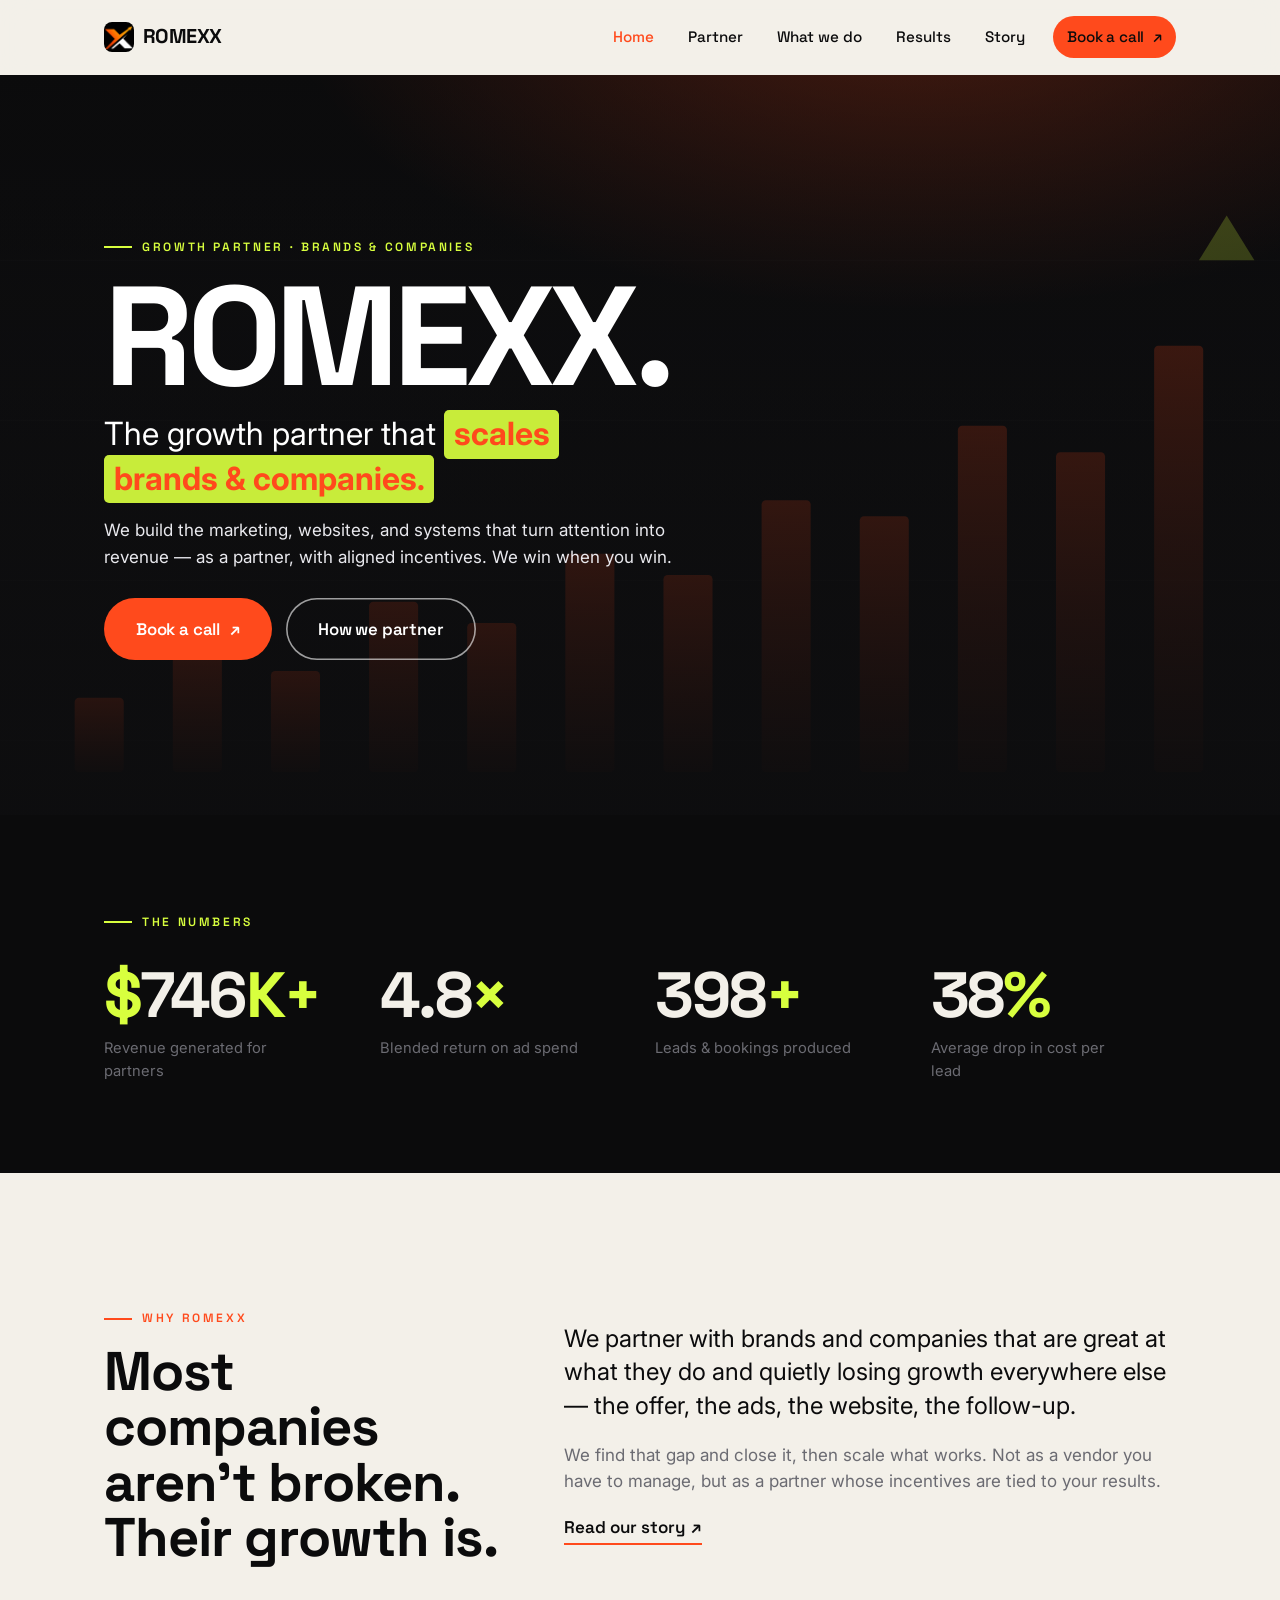
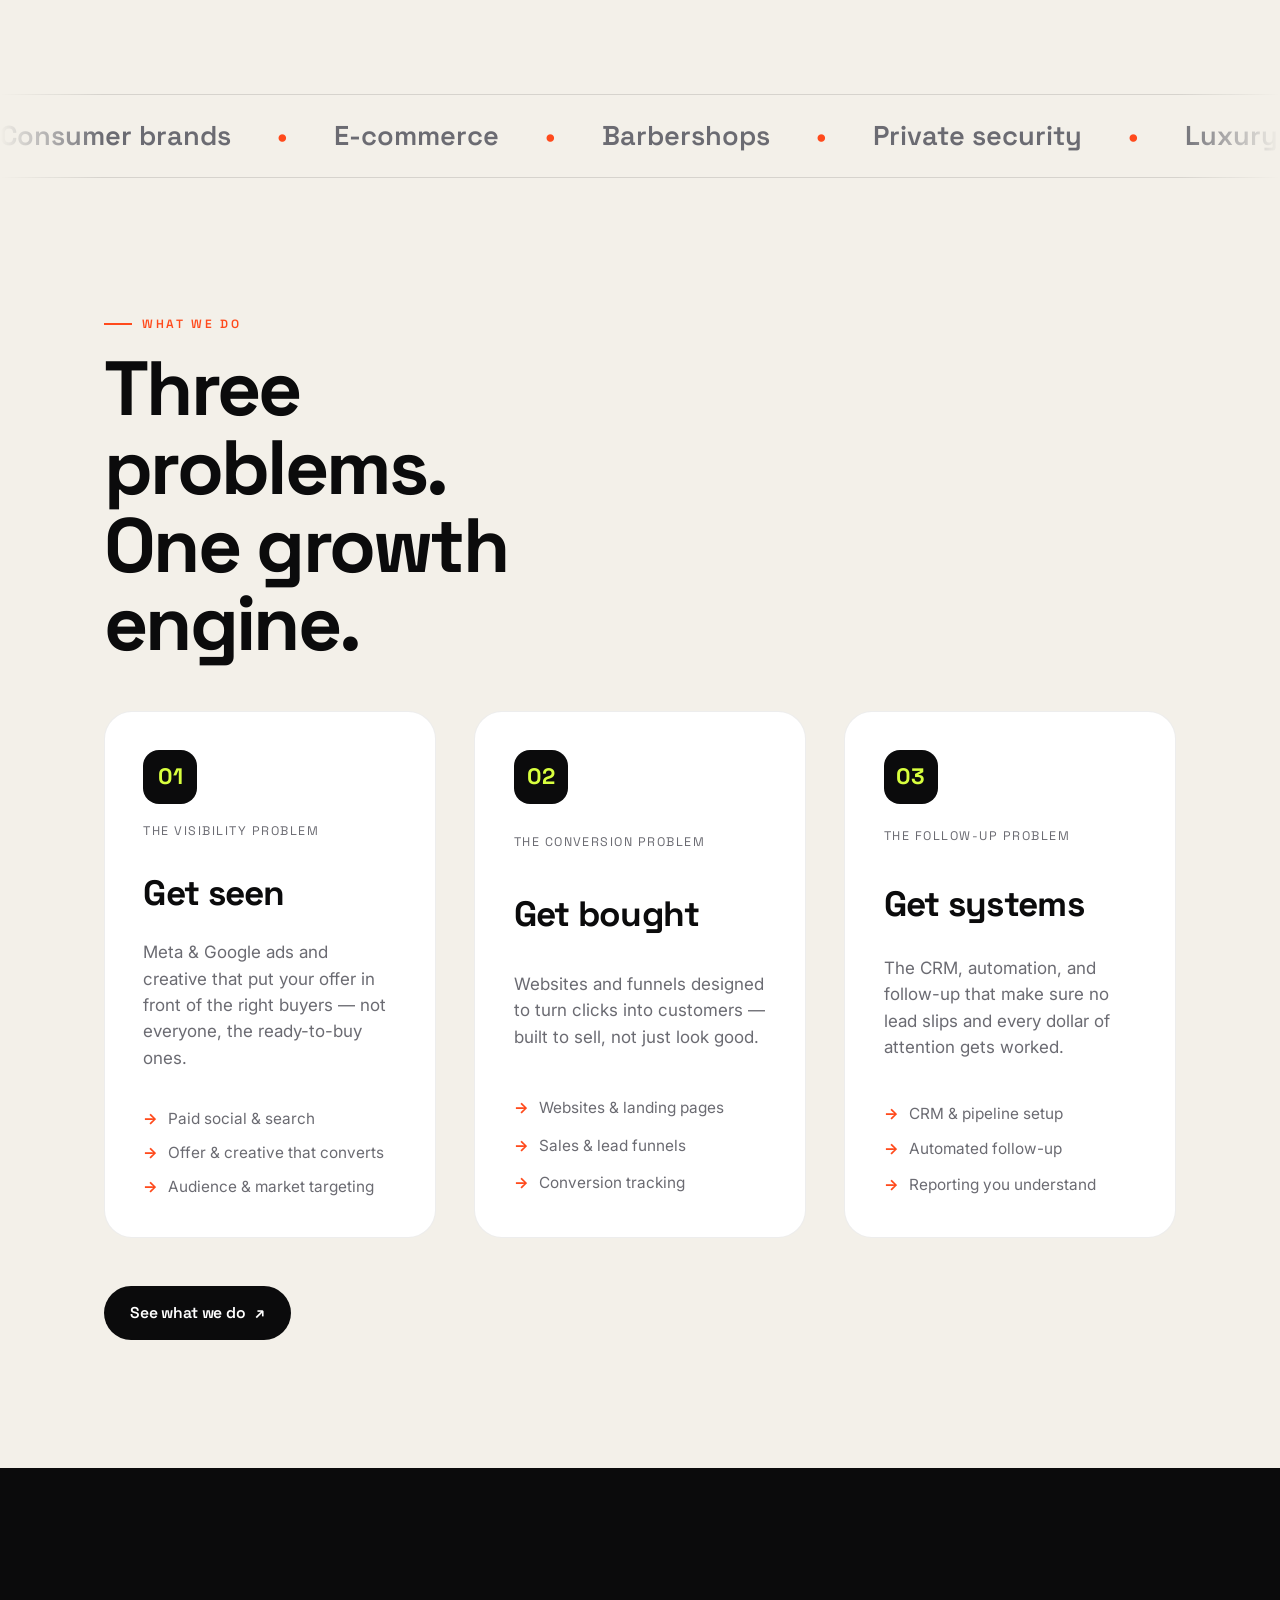
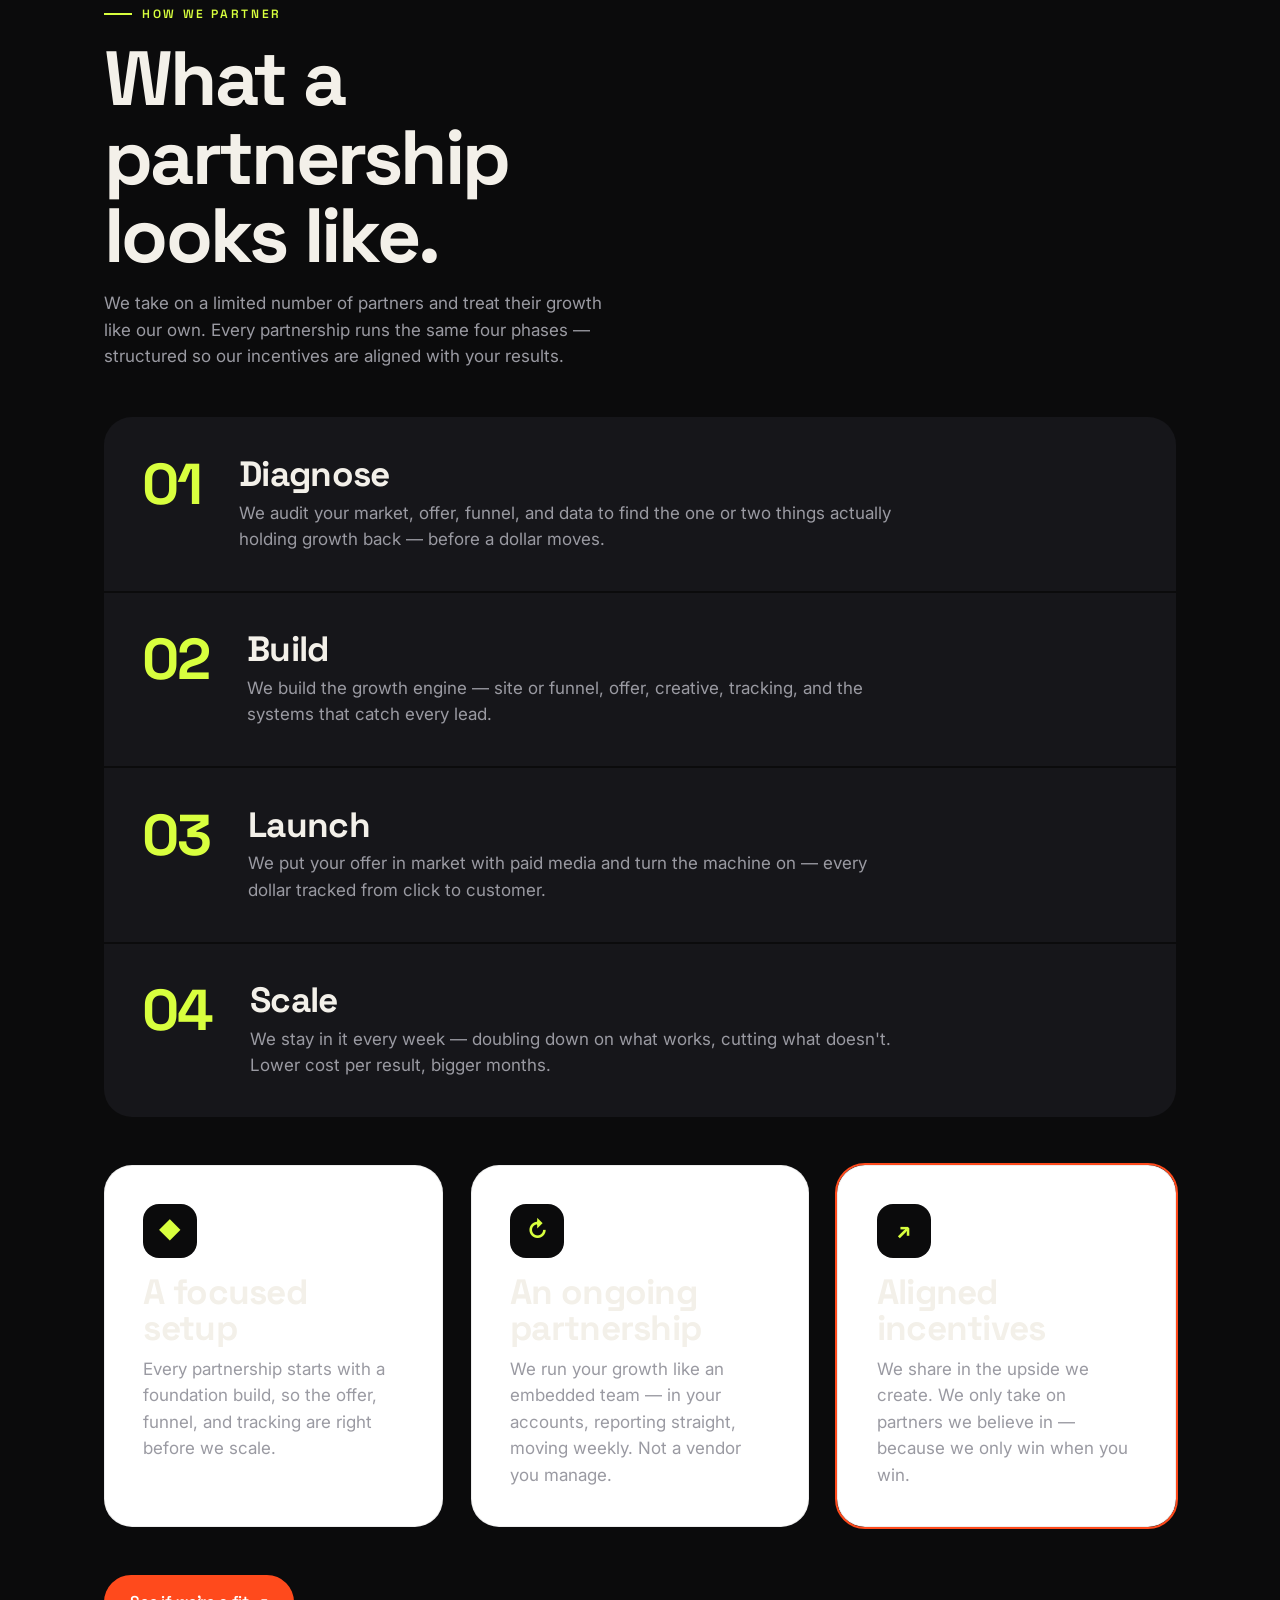
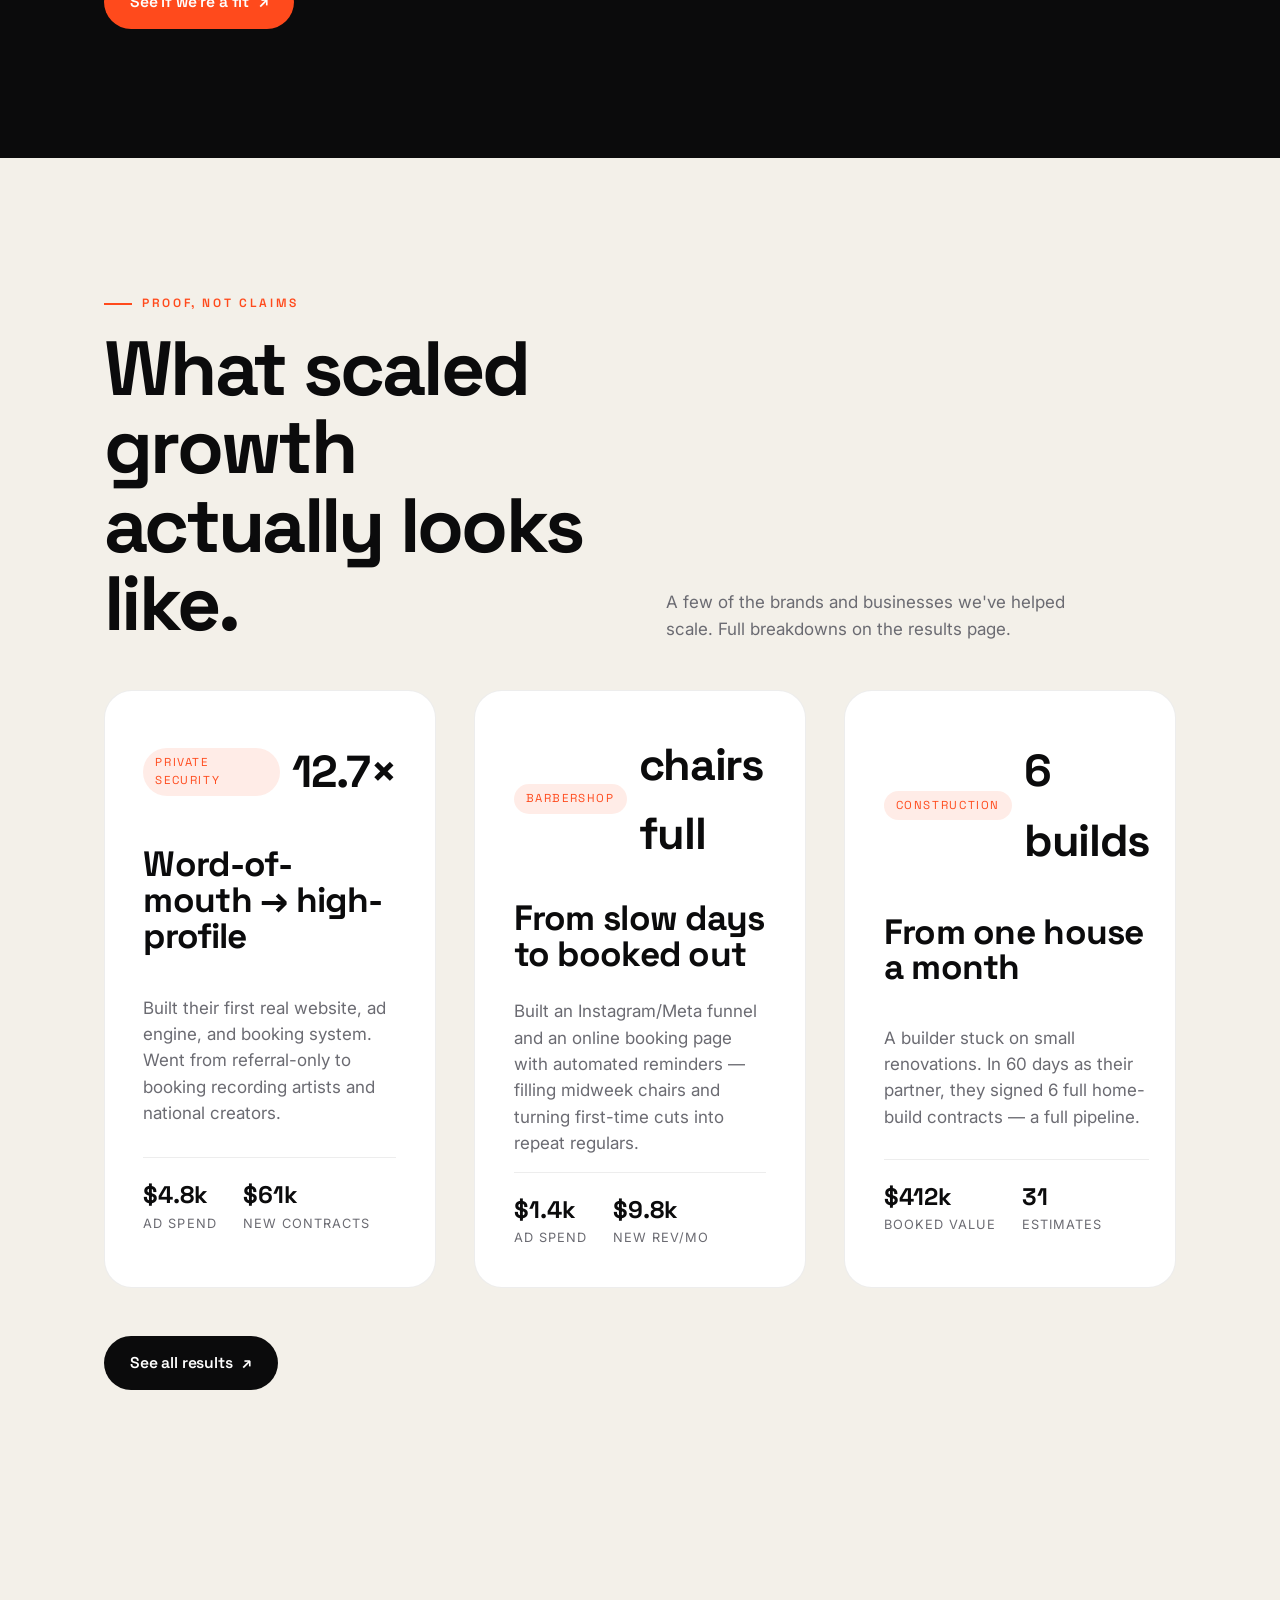
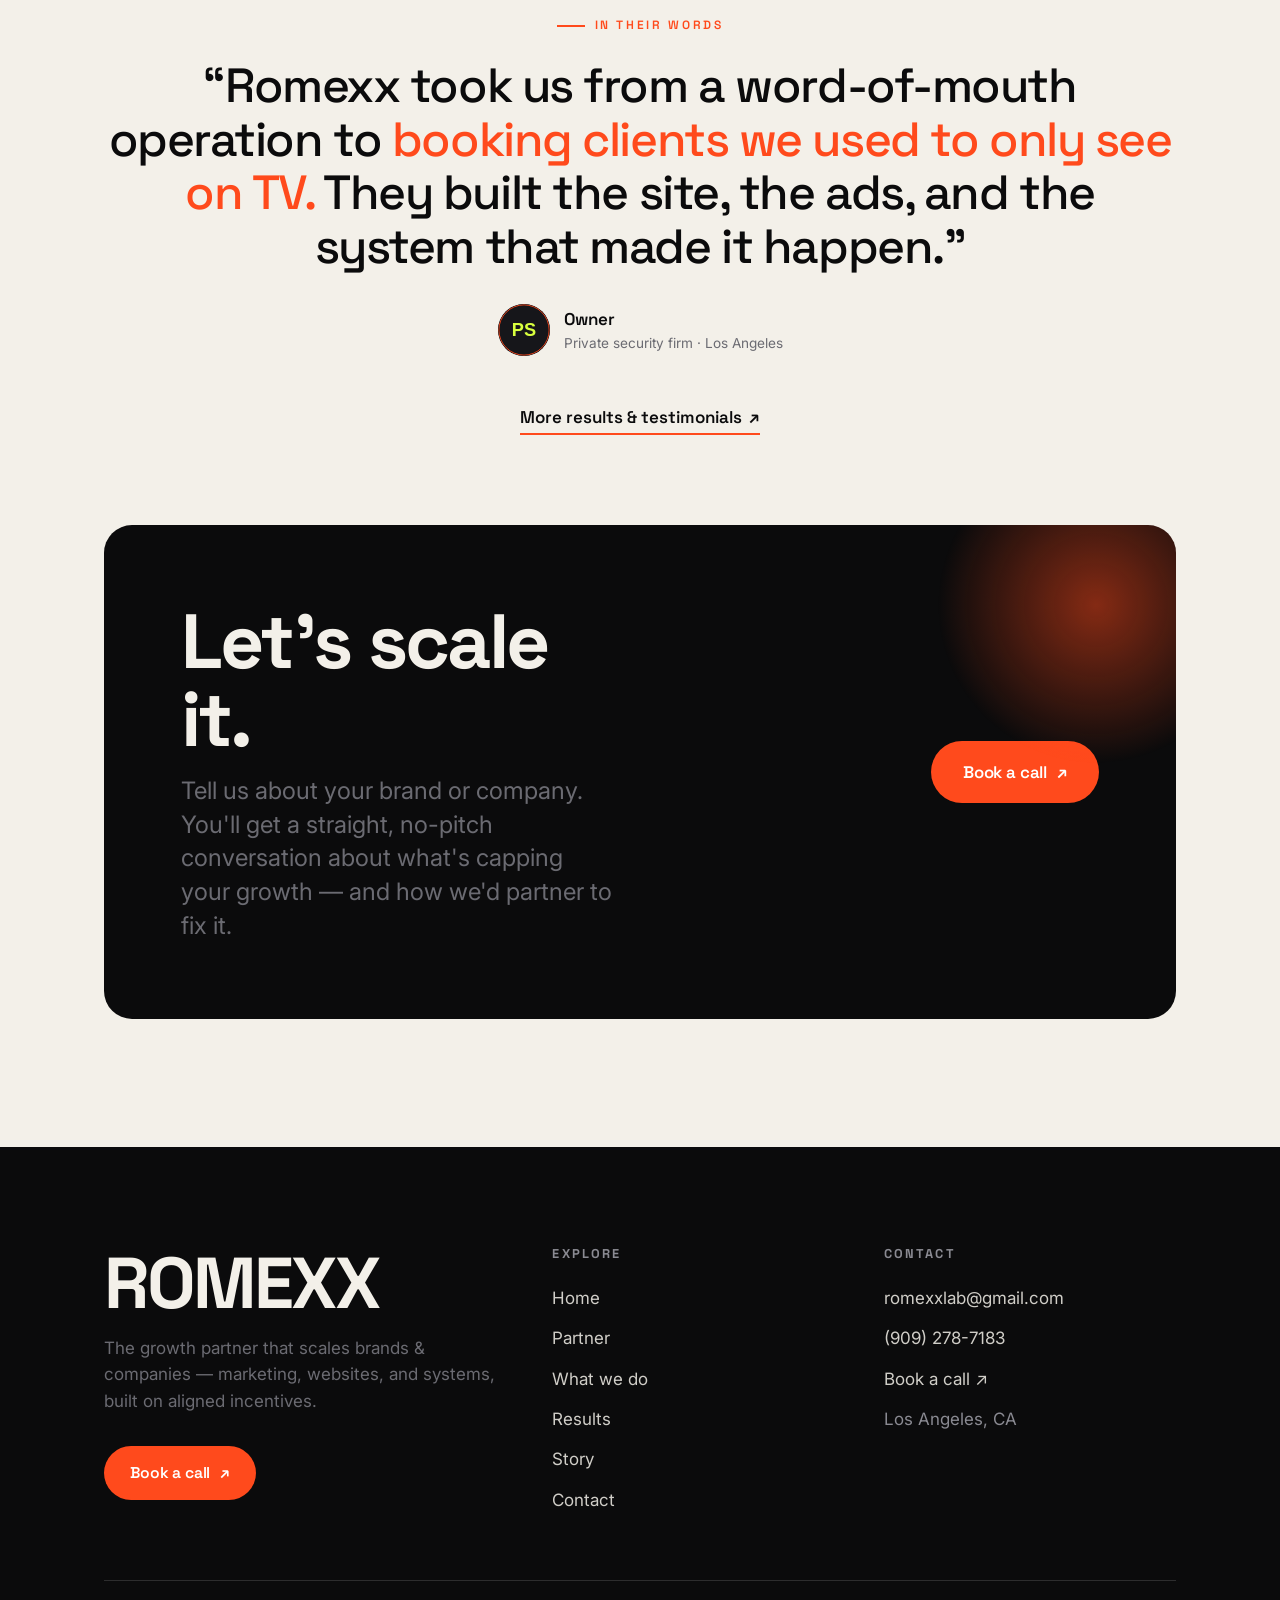
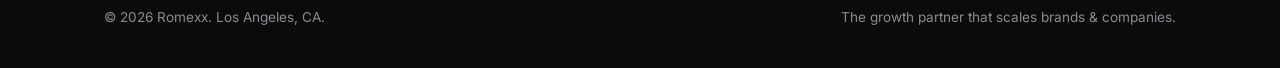
<file: index.html>
<!DOCTYPE html>
<html lang="en">
<head>
  <meta charset="UTF-8" />
  <meta name="viewport" content="width=device-width, initial-scale=1.0, viewport-fit=cover" />
  <title>Romexx — The Growth Partner That Scales Brands &amp; Companies</title>
  <meta name="description" content="Romexx is a growth partner that scales brands and companies — the marketing, websites, and systems that turn attention into revenue. Built on aligned incentives: we win when you win.">
  <meta name="keywords" content="Romexx, scaling brands and companies, growth partner, marketing partner, brand scaling, growth agency alternative, Los Angeles">
  <link rel="canonical" href="https://romexxx.com/">
  <meta property="og:title" content="Romexx — The Growth Partner That Scales Brands &amp; Companies">
  <meta property="og:description" content="We build the marketing, websites, and systems that turn attention into revenue. Aligned incentives — we win when you win.">
  <meta property="og:type" content="website">
  <meta property="og:url" content="https://romexxx.com/">
  <meta property="og:image" content="assets/receipt-2.svg">
  <meta name="twitter:card" content="summary_large_image">
  <link rel="icon" type="image/png" sizes="32x32" href="assets/favicon-32.png"><link rel="icon" type="image/png" sizes="512x512" href="assets/favicon-512.png"><link rel="apple-touch-icon" href="assets/apple-touch-icon.png">
  <link rel="preconnect" href="https://fonts.googleapis.com">
  <link rel="preconnect" href="https://fonts.gstatic.com" crossorigin>
  <link href="https://fonts.googleapis.com/css2?family=Space+Grotesk:wght@400;500;600;700&family=Inter:wght@400;500;600&display=swap" rel="stylesheet">
  <link rel="stylesheet" href="styles.css">
  <script type="application/ld+json">
  {"@context":"https://schema.org","@type":"Organization","name":"Romexx","alternateName":"Romexx Growth","url":"https://romexxx.com","description":"Romexx is a growth partner that scales brands and companies with marketing, websites, and systems built on aligned incentives.","email":"romexxlab@gmail.com","founder":{"@type":"Person","name":"Roman Toilolo"},"areaServed":"United States","address":{"@type":"PostalAddress","addressLocality":"Los Angeles","addressRegion":"CA","addressCountry":"US"}}
  </script>
</head>
<body>
<div id="preloader"><div class="pl-x"><span class="pl-ring"></span><span class="pl-ring two"></span><img class="pl-mark" src="assets/logo-x.png" alt="Romexx"></div></div>

  <!-- ===== NAV ===== -->
  <header class="nav">
    <div class="nav-inner">
      <a class="brand" href="index.html"><img class="brand-x" src="assets/logo-x.png" alt="">ROMEXX</a>
      <nav class="nav-links" aria-label="Primary">
        <a href="index.html" class="active">Home</a>
        <a href="#partner">Partner</a>
        <a href="work.html">What we do</a>
        <a href="results.html">Results</a>
        <a href="story.html">Story</a>
        <a href="contact.html" class="btn nav-cta">Book a call <span class="arw">↗</span></a>
      </nav>
      <button class="nav-toggle" aria-label="Open menu" aria-expanded="false"><span></span><span></span><span></span></button>
    </div>
  </header>

  <!-- ===== HERO (video-ready, company front) ===== -->
  <section class="hero-v">
    <div class="hero-chart" aria-hidden="true">
      <svg viewBox="0 0 1200 700" preserveAspectRatio="xMidYMax slice">
        <defs><linearGradient id="hcbar" x1="0" y1="0" x2="0" y2="1"><stop offset="0" stop-color="#FF4A1C"/><stop offset="1" stop-color="#FF4A1C" stop-opacity=".12"/></linearGradient></defs>
        <g class="hc-grid"><line x1="0" y1="180" x2="1200" y2="180"/><line x1="0" y1="330" x2="1200" y2="330"/><line x1="0" y1="480" x2="1200" y2="480"/><line x1="0" y1="630" x2="1200" y2="630"/></g>
        <g fill="url(#hcbar)">
          <rect class="hc-bar" style="animation-delay:0s" x="70" y="590" width="46" height="70" rx="4"/>
          <rect class="hc-bar" style="animation-delay:.12s" x="162" y="545" width="46" height="115" rx="4"/>
          <rect class="hc-bar" style="animation-delay:.24s" x="254" y="565" width="46" height="95" rx="4"/>
          <rect class="hc-bar" style="animation-delay:.36s" x="346" y="500" width="46" height="160" rx="4"/>
          <rect class="hc-bar" style="animation-delay:.1s" x="438" y="520" width="46" height="140" rx="4"/>
          <rect class="hc-bar" style="animation-delay:.22s" x="530" y="455" width="46" height="205" rx="4"/>
          <rect class="hc-bar" style="animation-delay:.34s" x="622" y="475" width="46" height="185" rx="4"/>
          <rect class="hc-bar" style="animation-delay:.16s" x="714" y="405" width="46" height="255" rx="4"/>
          <rect class="hc-bar" style="animation-delay:.28s" x="806" y="420" width="46" height="240" rx="4"/>
          <rect class="hc-bar" style="animation-delay:.4s" x="898" y="335" width="46" height="325" rx="4"/>
          <rect class="hc-bar" style="animation-delay:.2s" x="990" y="360" width="46" height="300" rx="4"/>
          <rect class="hc-bar" style="animation-delay:.32s" x="1082" y="260" width="46" height="400" rx="4"/>
        </g>
        <polyline class="hc-line" points="60,560 250,500 440,515 630,430 820,355 1010,265 1150,170"/>
        <polygon class="hc-arrow" points="1150,138 1176,180 1124,180"/>
        <circle class="hc-dot" cx="1150" cy="170" r="9"/>
      </svg>
    </div>
    <div class="veil"></div>
    <div class="wrap">
      <span class="eyebrow on-dark reveal">Growth partner · brands &amp; companies</span>
      <h1 class="display reveal d1" style="margin:16px 0 10px"><span class="hero-name">ROMEXX.</span></h1>
      <p class="lead reveal d2" style="max-width:24ch;font-size:clamp(1.3rem,2.6vw,2rem)">The growth partner that <mark>scales brands &amp; companies.</mark></p>
      <p class="muted reveal d2" style="max-width:52ch;margin-top:16px">We build the marketing, websites, and systems that turn attention into revenue — as a partner, with aligned incentives. We win when you win.</p>
      <div class="hero-cta reveal d3" style="margin-top:28px">
        <a href="contact.html" class="btn btn-lg">Book a call <span class="arw">↗</span></a>
        <a href="#partner" class="btn btn-ghost btn-lg">How we partner</a>
      </div>
    </div>
  </section>

  <!-- ===== STATS ===== -->
  <section class="section-sm dark">
    <div class="wrap">
      <p class="eyebrow on-dark reveal">The numbers</p>
      <div class="stats-row mt-m">
        <div class="stat reveal"><div class="num"><span class="unit">$</span><span data-count="750">0</span><span class="unit">K+</span></div><div class="label">Revenue generated for partners</div></div>
        <div class="stat reveal d1"><div class="num"><span data-count="4.8">0</span><span class="unit">×</span></div><div class="label">Blended return on ad spend</div></div>
        <div class="stat reveal d2"><div class="num"><span data-count="400">0</span><span class="unit">+</span></div><div class="label">Leads &amp; bookings produced</div></div>
        <div class="stat reveal d3"><div class="num"><span data-count="38">0</span><span class="unit">%</span></div><div class="label">Average drop in cost per lead</div></div>
      </div>
    </div>
  </section>

  <!-- ===== WHY ===== -->
  <section class="section" id="what">
    <div class="wrap two-col narrow-left">
      <div class="reveal">
        <span class="eyebrow">Why Romexx</span>
        <h2 class="h-lg mt-s">Most companies aren't broken. Their growth is.</h2>
      </div>
      <div class="reveal d1 stack">
        <p class="lead">We partner with brands and companies that are great at what they do and quietly losing growth everywhere else — the offer, the ads, the website, the follow-up.</p>
        <p class="muted">We find that gap and close it, then scale what works. Not as a vendor you have to manage, but as a partner whose incentives are tied to your results.</p>
        <a href="story.html" class="link-underline">Read our story <span class="arw">↗</span></a>
      </div>
    </div>
  </section>

  <!-- ===== INDUSTRIES MARQUEE ===== -->
  <div class="marquee">
    <div class="marquee-track">
      <span>Consumer brands</span><span>E-commerce</span><span>Barbershops</span><span>Private security</span><span>Luxury transport</span><span>Construction</span><span>Coaching &amp; experts</span><span>Home services</span><span>Med spas</span>
    </div>
  </div>

  <!-- ===== SERVICES ===== -->
  <section class="section">
    <div class="wrap">
      <div class="reveal" style="max-width:44ch">
        <span class="eyebrow">What we do</span>
        <h2 class="h-xl mt-s">Three problems. One growth engine.</h2>
      </div>
      <div class="grid mt-l" style="grid-template-columns:repeat(3,1fr)">
        <article class="card pillar reveal">
          <div class="pillar-icon">01</div>
          <span class="tag">The visibility problem</span>
          <h3 class="h-md">Get seen</h3>
          <p class="muted">Meta &amp; Google ads and creative that put your offer in front of the right buyers — not everyone, the ready-to-buy ones.</p>
          <ul class="card-list"><li>Paid social &amp; search</li><li>Offer &amp; creative that converts</li><li>Audience &amp; market targeting</li></ul>
        </article>
        <article class="card pillar reveal d1">
          <div class="pillar-icon">02</div>
          <span class="tag">The conversion problem</span>
          <h3 class="h-md">Get bought</h3>
          <p class="muted">Websites and funnels designed to turn clicks into customers — built to sell, not just look good.</p>
          <ul class="card-list"><li>Websites &amp; landing pages</li><li>Sales &amp; lead funnels</li><li>Conversion tracking</li></ul>
        </article>
        <article class="card pillar reveal d2">
          <div class="pillar-icon">03</div>
          <span class="tag">The follow-up problem</span>
          <h3 class="h-md">Get systems</h3>
          <p class="muted">The CRM, automation, and follow-up that make sure no lead slips and every dollar of attention gets worked.</p>
          <ul class="card-list"><li>CRM &amp; pipeline setup</li><li>Automated follow-up</li><li>Reporting you understand</li></ul>
        </article>
      </div>
      <div class="mt-l reveal"><a href="work.html" class="btn btn-dark">See what we do <span class="arw">↗</span></a></div>
    </div>
  </section>

  <!-- ===== HOW WE PARTNER (phases + model) ===== -->
  <section class="section dark" id="partner">
    <div class="wrap">
      <div class="reveal" style="max-width:46ch">
        <span class="eyebrow on-dark">How we partner</span>
        <h2 class="h-xl mt-s">What a partnership looks like.</h2>
        <p class="muted mt-s">We take on a limited number of partners and treat their growth like our own. Every partnership runs the same four phases — structured so our incentives are aligned with your results.</p>
      </div>

      <div class="steps mt-l reveal">
        <div class="step"><div class="st-num">01</div><div><h3 class="h-md">Diagnose</h3><p class="muted maxw-60">We audit your market, offer, funnel, and data to find the one or two things actually holding growth back — before a dollar moves.</p></div></div>
        <div class="step"><div class="st-num">02</div><div><h3 class="h-md">Build</h3><p class="muted maxw-60">We build the growth engine — site or funnel, offer, creative, tracking, and the systems that catch every lead.</p></div></div>
        <div class="step"><div class="st-num">03</div><div><h3 class="h-md">Launch</h3><p class="muted maxw-60">We put your offer in market with paid media and turn the machine on — every dollar tracked from click to customer.</p></div></div>
        <div class="step"><div class="st-num">04</div><div><h3 class="h-md">Scale</h3><p class="muted maxw-60">We stay in it every week — doubling down on what works, cutting what doesn't. Lower cost per result, bigger months.</p></div></div>
      </div>

      <div class="partner-cards mt-l reveal">
        <article class="card"><div class="pillar-icon">◆</div><h3 class="h-md mt-s">A focused setup</h3><p class="muted">Every partnership starts with a foundation build, so the offer, funnel, and tracking are right before we scale.</p></article>
        <article class="card"><div class="pillar-icon">↻</div><h3 class="h-md mt-s">An ongoing partnership</h3><p class="muted">We run your growth like an embedded team — in your accounts, reporting straight, moving weekly. Not a vendor you manage.</p></article>
        <article class="card" style="outline:2px solid var(--accent)"><div class="pillar-icon">↗</div><h3 class="h-md mt-s">Aligned incentives</h3><p class="muted">We share in the upside we create. We only take on partners we believe in — because we only win when you win.</p></article>
      </div>

      <div class="mt-l reveal"><a href="contact.html" class="btn">See if we're a fit <span class="arw">↗</span></a></div>
    </div>
  </section>

  <!-- ===== FEATURED RESULTS ===== -->
  <section class="section">
    <div class="wrap">
      <div class="two-col" style="align-items:end">
        <div class="reveal">
          <span class="eyebrow">Proof, not claims</span>
          <h2 class="h-xl mt-s">What scaled growth<br>actually looks like.</h2>
        </div>
        <p class="muted reveal d1" style="max-width:38ch">A few of the brands and businesses we've helped scale. Full breakdowns on the results page.</p>
      </div>

      <div class="grid mt-l" style="grid-template-columns:repeat(3,1fr)">
        <article class="card case reveal">
          <div class="case-top"><span class="badge-cat">Private security</span><span class="roas">12.7×</span></div>
          <h3 class="h-md">Word-of-mouth → high-profile</h3>
          <p class="muted">Built their first real website, ad engine, and booking system. Went from referral-only to booking recording artists and national creators.</p>
          <div class="case-metrics"><div class="m"><div class="k">$4.8k</div><div class="l">Ad spend</div></div><div class="m"><div class="k">$61k</div><div class="l">New contracts</div></div></div>
        </article>
        <article class="card case reveal d1">
          <div class="case-top"><span class="badge-cat">Barbershop</span><span class="roas">chairs full</span></div>
          <h3 class="h-md">From slow days to booked out</h3>
          <p class="muted">Built an Instagram/Meta funnel and an online booking page with automated reminders — filling midweek chairs and turning first-time cuts into repeat regulars.</p>
          <div class="case-metrics"><div class="m"><div class="k">$1.4k</div><div class="l">Ad spend</div></div><div class="m"><div class="k">$9.8k</div><div class="l">New rev/mo</div></div></div>
        </article>
        <article class="card case reveal d2">
          <div class="case-top"><span class="badge-cat">Construction</span><span class="roas">6 builds</span></div>
          <h3 class="h-md">From one house a month</h3>
          <p class="muted">A builder stuck on small renovations. In 60 days as their partner, they signed 6 full home-build contracts — a full pipeline.</p>
          <div class="case-metrics"><div class="m"><div class="k">$412k</div><div class="l">Booked value</div></div><div class="m"><div class="k">31</div><div class="l">Estimates</div></div></div>
        </article>
      </div>
      <div class="mt-l reveal"><a href="results.html" class="btn btn-dark">See all results <span class="arw">↗</span></a></div>
    </div>
  </section>

  <!-- ===== TESTIMONIAL HIGHLIGHT ===== -->
  <section class="section-sm">
    <div class="wrap center">
      <p class="eyebrow reveal" style="justify-content:center">In their words</p>
      <blockquote class="quote maxw-60 reveal d1" style="margin:24px auto 0">“Romexx took us from a word-of-mouth operation to <span class="mk">booking clients we used to only see on TV.</span> They built the site, the ads, and the system that made it happen.”</blockquote>
      <div class="testi-who reveal d2" style="justify-content:center;margin-top:30px">
        <span class="av"><img src="assets/mono-1.svg" alt=""></span>
        <div style="text-align:left"><div class="nm">Owner</div><div class="rl">Private security firm · Los Angeles</div></div>
      </div>
      <div class="mt-l reveal"><a href="results.html" class="link-underline">More results &amp; testimonials <span class="arw">↗</span></a></div>
    </div>
  </section>

  <!-- ===== CTA BAND ===== -->
  <section class="section" style="padding-top:0">
    <div class="wrap">
      <div class="cta-band reveal">
        <div class="two-col" style="align-items:center">
          <div>
            <h2 class="h-xl">Let's scale it.</h2>
            <p class="lead muted mt-s" style="max-width:46ch">Tell us about your brand or company. You'll get a straight, no-pitch conversation about what's capping your growth — and how we'd partner to fix it.</p>
          </div>
          <div style="justify-self:end">
            <a href="contact.html" class="btn btn-lg">Book a call <span class="arw">↗</span></a>
          </div>
        </div>
      </div>
    </div>
  </section>

  <!-- ===== FOOTER ===== -->
  <footer class="footer">
    <div class="wrap">
      <div class="footer-top">
        <div class="footer-brand">
          <div class="big">ROMEXX</div>
          <p class="muted maxw-60 mt-s">The growth partner that scales brands &amp; companies — marketing, websites, and systems, built on aligned incentives.</p>
          <a href="contact.html" class="btn mt-m">Book a call <span class="arw">↗</span></a>
        </div>
        <div class="footer-col">
          <h4>Explore</h4>
          <a href="index.html">Home</a>
          <a href="#partner">Partner</a>
          <a href="work.html">What we do</a>
          <a href="results.html">Results</a>
          <a href="story.html">Story</a>
          <a href="contact.html">Contact</a>
        </div>
        <div class="footer-col">
          <h4>Contact</h4>
          <a href="mailto:romexxlab@gmail.com">romexxlab@gmail.com</a>
          <a href="tel:+19092787183">(909) 278-7183</a>
          <a href="contact.html">Book a call ↗</a>
          <span style="display:block;padding:7px 0;color:#8a8a92">Los Angeles, CA</span>
        </div>
      </div>
      <div class="footer-bottom">
        <span>© <span data-year></span> Romexx. Los Angeles, CA.</span>
        <span>The growth partner that scales brands &amp; companies.</span>
      </div>
    </div>
  </footer>

  <script src="script.js"></script>
</body>
</html>
</file>
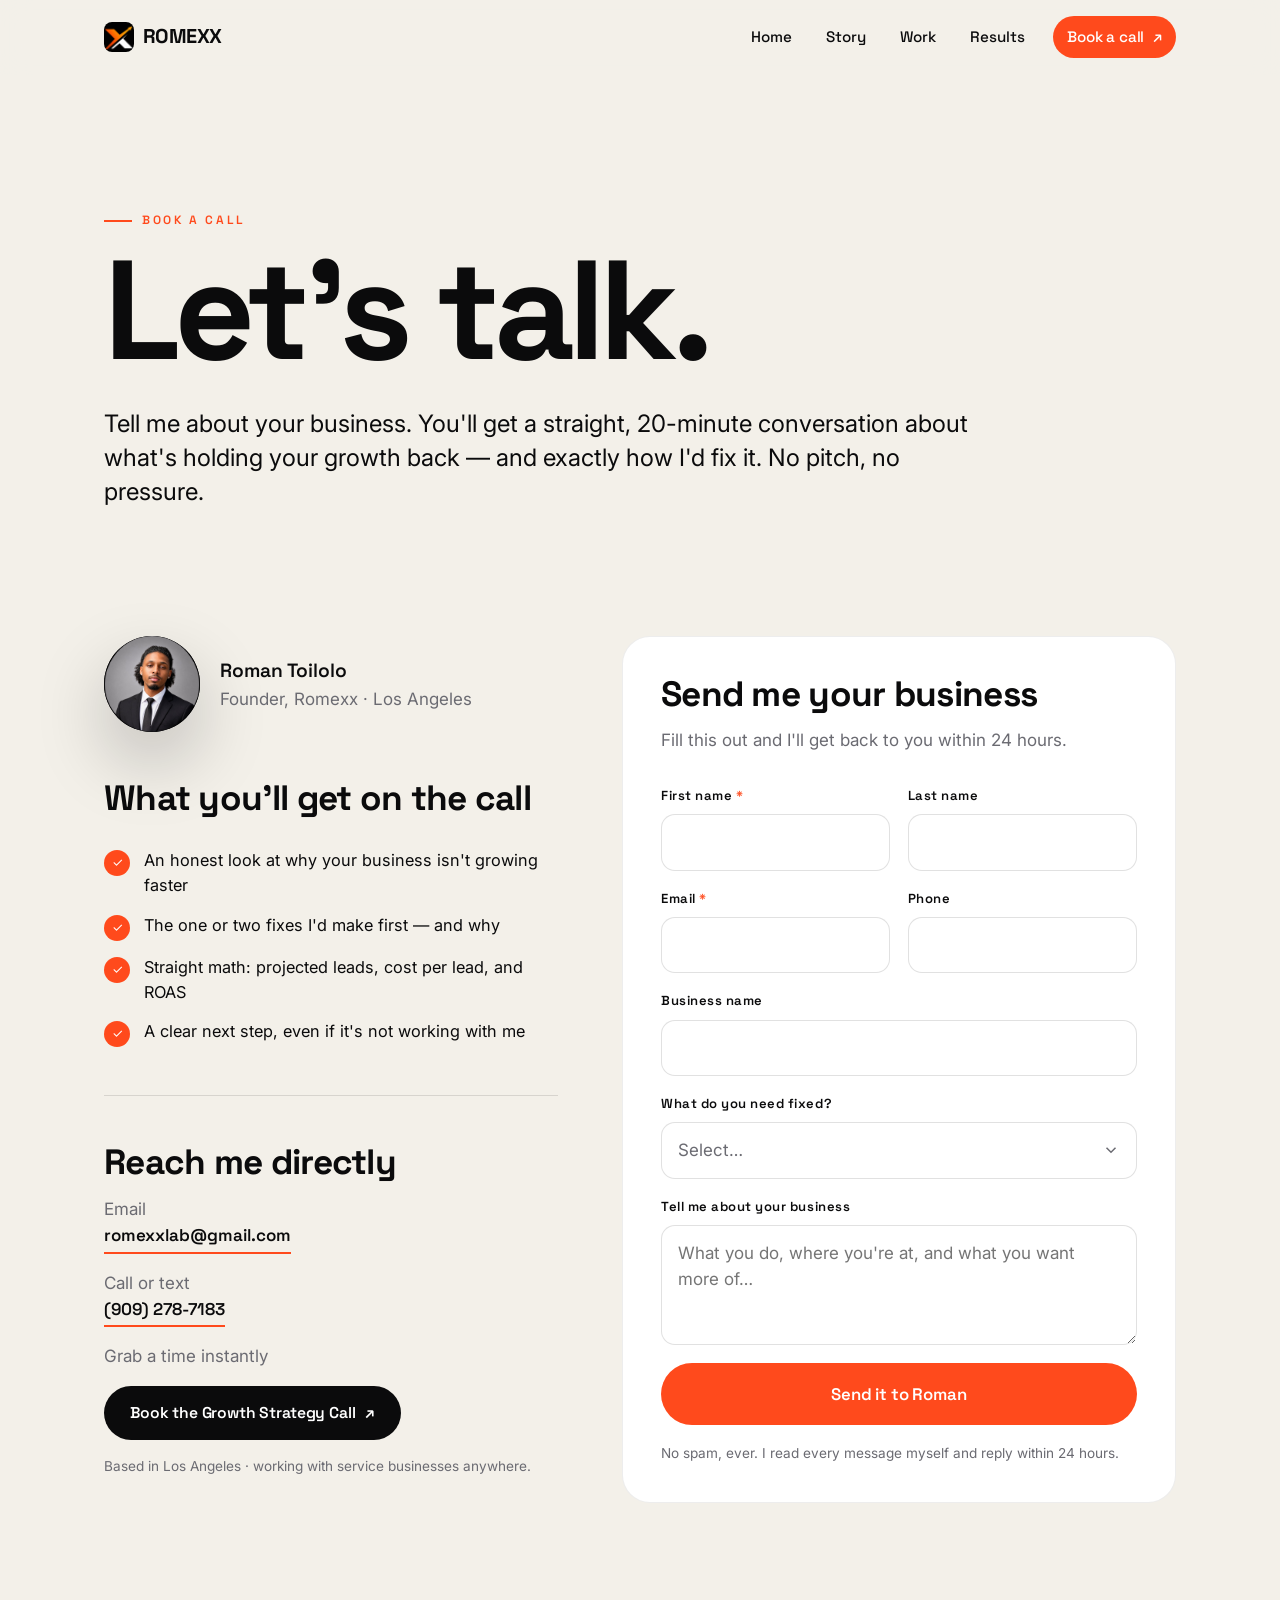
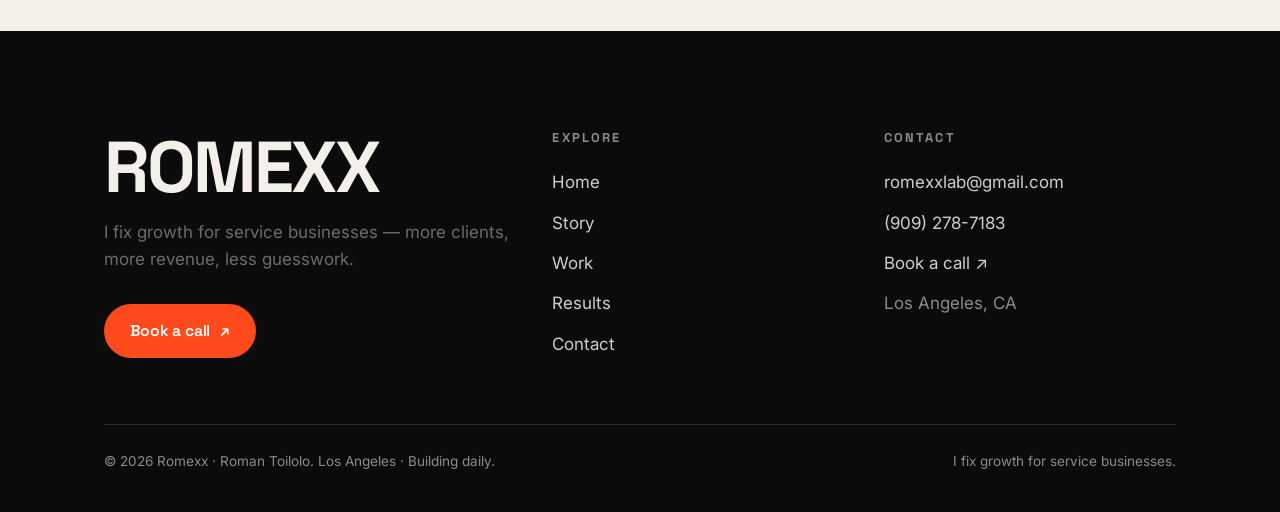
<file: contact.html>
<!DOCTYPE html>
<html lang="en">
<head>
  <meta charset="UTF-8" />
  <meta name="viewport" content="width=device-width, initial-scale=1.0, viewport-fit=cover" />
  <title>Contact &amp; Book a Call — Romexx Growth Partner</title>
  <meta name="description" content="Book a call with Romexx, the growth partner that scales brands and companies with marketing, websites, and systems built on aligned incentives.">
  <link rel="icon" type="image/png" sizes="32x32" href="assets/favicon-32.png"><link rel="icon" type="image/png" sizes="512x512" href="assets/favicon-512.png"><link rel="apple-touch-icon" href="assets/apple-touch-icon.png">
  <link rel="preconnect" href="https://fonts.googleapis.com">
  <link rel="preconnect" href="https://fonts.gstatic.com" crossorigin>
  <link href="https://fonts.googleapis.com/css2?family=Space+Grotesk:wght@400;500;600;700&family=Inter:wght@400;500;600&display=swap" rel="stylesheet">
  <link rel="stylesheet" href="styles.css">
</head>
<body>
<div id="preloader"><div class="pl-x"><span class="pl-ring"></span><span class="pl-ring two"></span><img class="pl-mark" src="assets/logo-x.png" alt="Romexx"></div></div>

<!-- ===== NAV ===== -->
  <header class="nav">
    <div class="nav-inner">
      <a class="brand" href="index.html"><img class="brand-x" src="assets/logo-x.png" alt="">ROMEXX</a>
      <nav class="nav-links" aria-label="Primary">
        <a href="index.html">Home</a>
        <a href="story.html">Story</a>
        <a href="work.html">Work</a>
        <a href="results.html">Results</a>
        <a href="contact.html" class="btn nav-cta active">Book a call <span class="arw">↗</span></a>
      </nav>
      <button class="nav-toggle" aria-label="Open menu" aria-expanded="false"><span></span><span></span><span></span></button>
    </div>
  </header>

  <!-- ===== HERO ===== -->
  <section class="section" style="padding-bottom:0">
    <div class="wrap">
      <span class="eyebrow reveal">Book a call</span>
      <h1 class="display reveal d1" style="margin-top:16px">Let's talk.</h1>
      <p class="lead maxw-60 reveal d2 mt-m">Tell me about your business. You'll get a straight, 20-minute conversation about what's holding your growth back — and exactly how I'd fix it. No pitch, no pressure.</p>
    </div>
  </section>

  <!-- ===== MAIN ===== -->
  <section class="section">
    <div class="wrap two-col" style="grid-template-columns:0.9fr 1.1fr;align-items:start;gap:clamp(28px,5vw,64px)">

      <!-- Left: what to expect + direct contact -->
      <div class="reveal">
        <div class="two-col" style="grid-template-columns:auto 1fr;gap:20px;align-items:center">
          <div class="hero-photo" style="width:96px;height:96px;aspect-ratio:1/1;border-radius:50%;flex:none"><img src="assets/headshot.jpg" alt="Roman Toilolo"></div>
          <div><div class="nm" style="font-family:var(--display);font-weight:600;font-size:1.2rem">Roman Toilolo</div><div class="muted">Founder, Romexx · Los Angeles</div></div>
        </div>

        <h2 class="h-md mt-l">What you'll get on the call</h2>
        <ul class="checklist mt-m">
          <li><span class="ck">✓</span> An honest look at why your business isn't growing faster</li>
          <li><span class="ck">✓</span> The one or two fixes I'd make first — and why</li>
          <li><span class="ck">✓</span> Straight math: projected leads, cost per lead, and ROAS</li>
          <li><span class="ck">✓</span> A clear next step, even if it's not working with me</li>
        </ul>

        <hr class="divider mt-l">

        <div class="mt-l">
          <h2 class="h-md">Reach me directly</h2>
          <p class="mt-s"><span class="muted">Email</span><br><a class="link-underline" href="mailto:romexxlab@gmail.com">romexxlab@gmail.com</a></p>
          <p class="mt-s"><span class="muted">Call or text</span><br><a class="link-underline" href="tel:+19092787183">(909) 278-7183</a></p>
          <p class="mt-s"><span class="muted">Grab a time instantly</span><br><a class="btn btn-dark mt-s" href="https://calendly.com/owner-romexx/30min">Book the Growth Strategy Call <span class="arw">↗</span></a></p>
          <p class="form-note mt-s">Based in Los Angeles · working with service businesses anywhere.</p>
        </div>
      </div>

      <!-- Right: form -->
      <div class="card reveal d1">
        <h2 class="h-md">Send me your business</h2>
        <p class="muted mt-s">Fill this out and I'll get back to you within 24 hours.</p>
        <form class="form mt-m" action="https://formspree.io/f/xojgkwee" method="POST" data-formspree>
          <input type="hidden" name="_subject" value="New lead from the Romexx website">
          <div class="row">
            <div class="field"><label>First name <span class="req">*</span></label><input type="text" name="first" required></div>
            <div class="field"><label>Last name</label><input type="text" name="last"></div>
          </div>
          <div class="row">
            <div class="field"><label>Email <span class="req">*</span></label><input type="email" name="email" required></div>
            <div class="field"><label>Phone</label><input type="tel" name="phone"></div>
          </div>
          <div class="field"><label>Business name</label><input type="text" name="business"></div>
          <div class="field">
            <label>What do you need fixed?</label>
            <div class="select" data-select>
              <button type="button" class="select-btn" aria-haspopup="listbox" aria-expanded="false">
                <span class="select-val placeholder">Select…</span>
                <svg class="select-arw" viewBox="0 0 24 24" fill="none" stroke="currentColor" stroke-width="2"><path d="M6 9l6 6 6-6"/></svg>
              </button>
              <input type="hidden" name="service" value="">
              <ul class="select-menu" role="listbox">
                <li role="option" data-value="Get seen — ads (Meta / Google)">Get seen — ads (Meta / Google)</li>
                <li role="option" data-value="Get booked — website / funnel">Get booked — website / funnel</li>
                <li role="option" data-value="Get systems — CRM / follow-up">Get systems — CRM / follow-up</li>
                <li role="option" data-value="The full growth fix">The full growth fix</li>
                <li role="option" data-value="Not sure yet">Not sure yet</li>
              </ul>
            </div>
          </div>
          <div class="field"><label>Tell me about your business</label><textarea name="message" placeholder="What you do, where you're at, and what you want more of…"></textarea></div>
          <button type="submit" class="btn btn-lg" data-label="Send it to Roman" style="justify-content:center">Send it to Roman</button>
          <p class="form-note">No spam, ever. I read every message myself and reply within 24 hours.</p>
          <p class="form-success" style="display:none;color:#16a34a;font-family:var(--display);font-weight:600">Got it — I'll be in touch within 24 hours. ✓</p>
        </form>
      </div>

    </div>
  </section>

  <!-- ===== FOOTER ===== -->
  <footer class="footer">
    <div class="wrap">
      <div class="footer-top">
        <div class="footer-brand">
          <div class="big">ROMEXX</div>
          <p class="muted maxw-60 mt-s">I fix growth for service businesses — more clients, more revenue, less guesswork.</p>
          <a href="contact.html" class="btn mt-m">Book a call <span class="arw">↗</span></a>
        </div>
        <div class="footer-col"><h4>Explore</h4><a href="index.html">Home</a><a href="story.html">Story</a><a href="work.html">Work</a><a href="results.html">Results</a><a href="contact.html">Contact</a></div>
        <div class="footer-col"><h4>Contact</h4><a href="mailto:romexxlab@gmail.com">romexxlab@gmail.com</a><a href="tel:+19092787183">(909) 278-7183</a><a href="https://calendly.com/owner-romexx/30min">Book a call ↗</a><span style="display:block;padding:7px 0;color:#8a8a92">Los Angeles, CA</span></div>
      </div>
      <div class="footer-bottom">
        <span>© <span data-year></span> Romexx · Roman Toilolo. Los Angeles · Building daily.</span>
        <span>I fix growth for service businesses.</span>
      </div>
    </div>
  </footer>

  <script src="script.js"></script>
</body>
</html>
</file>
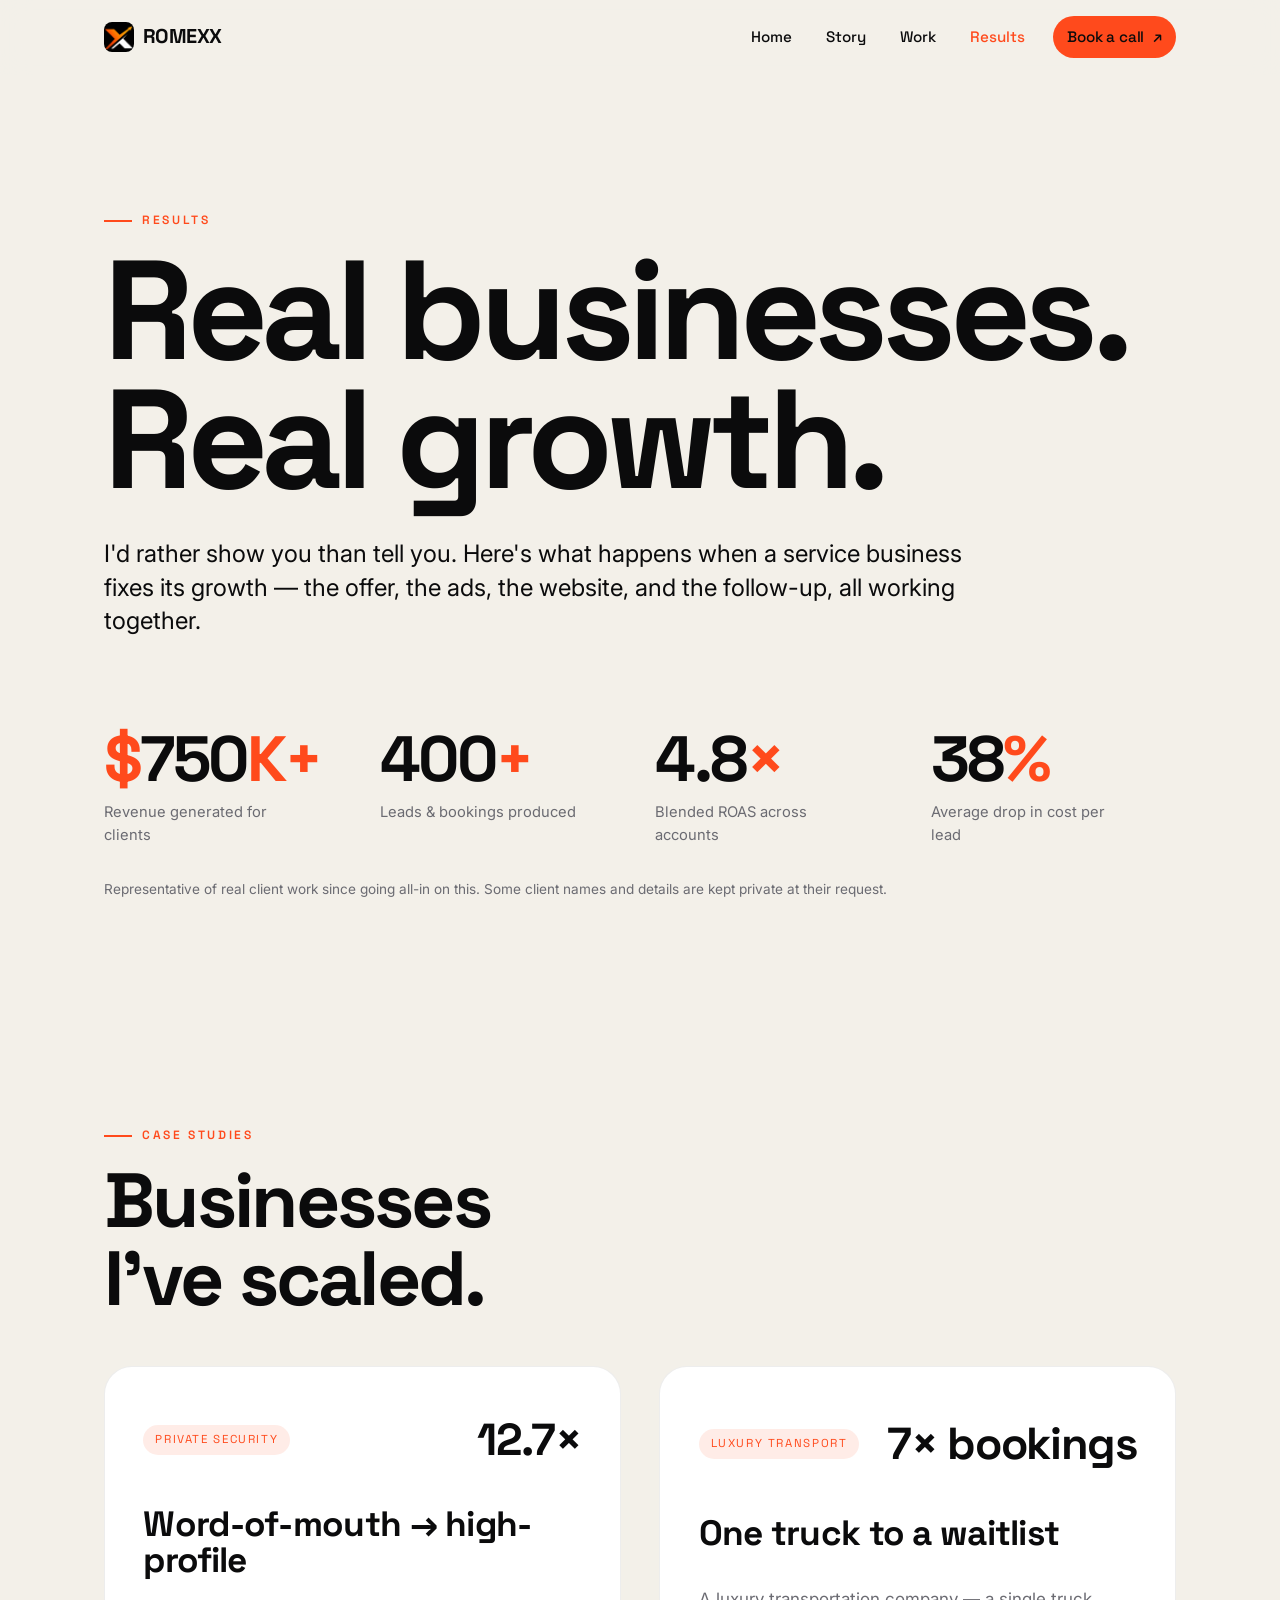
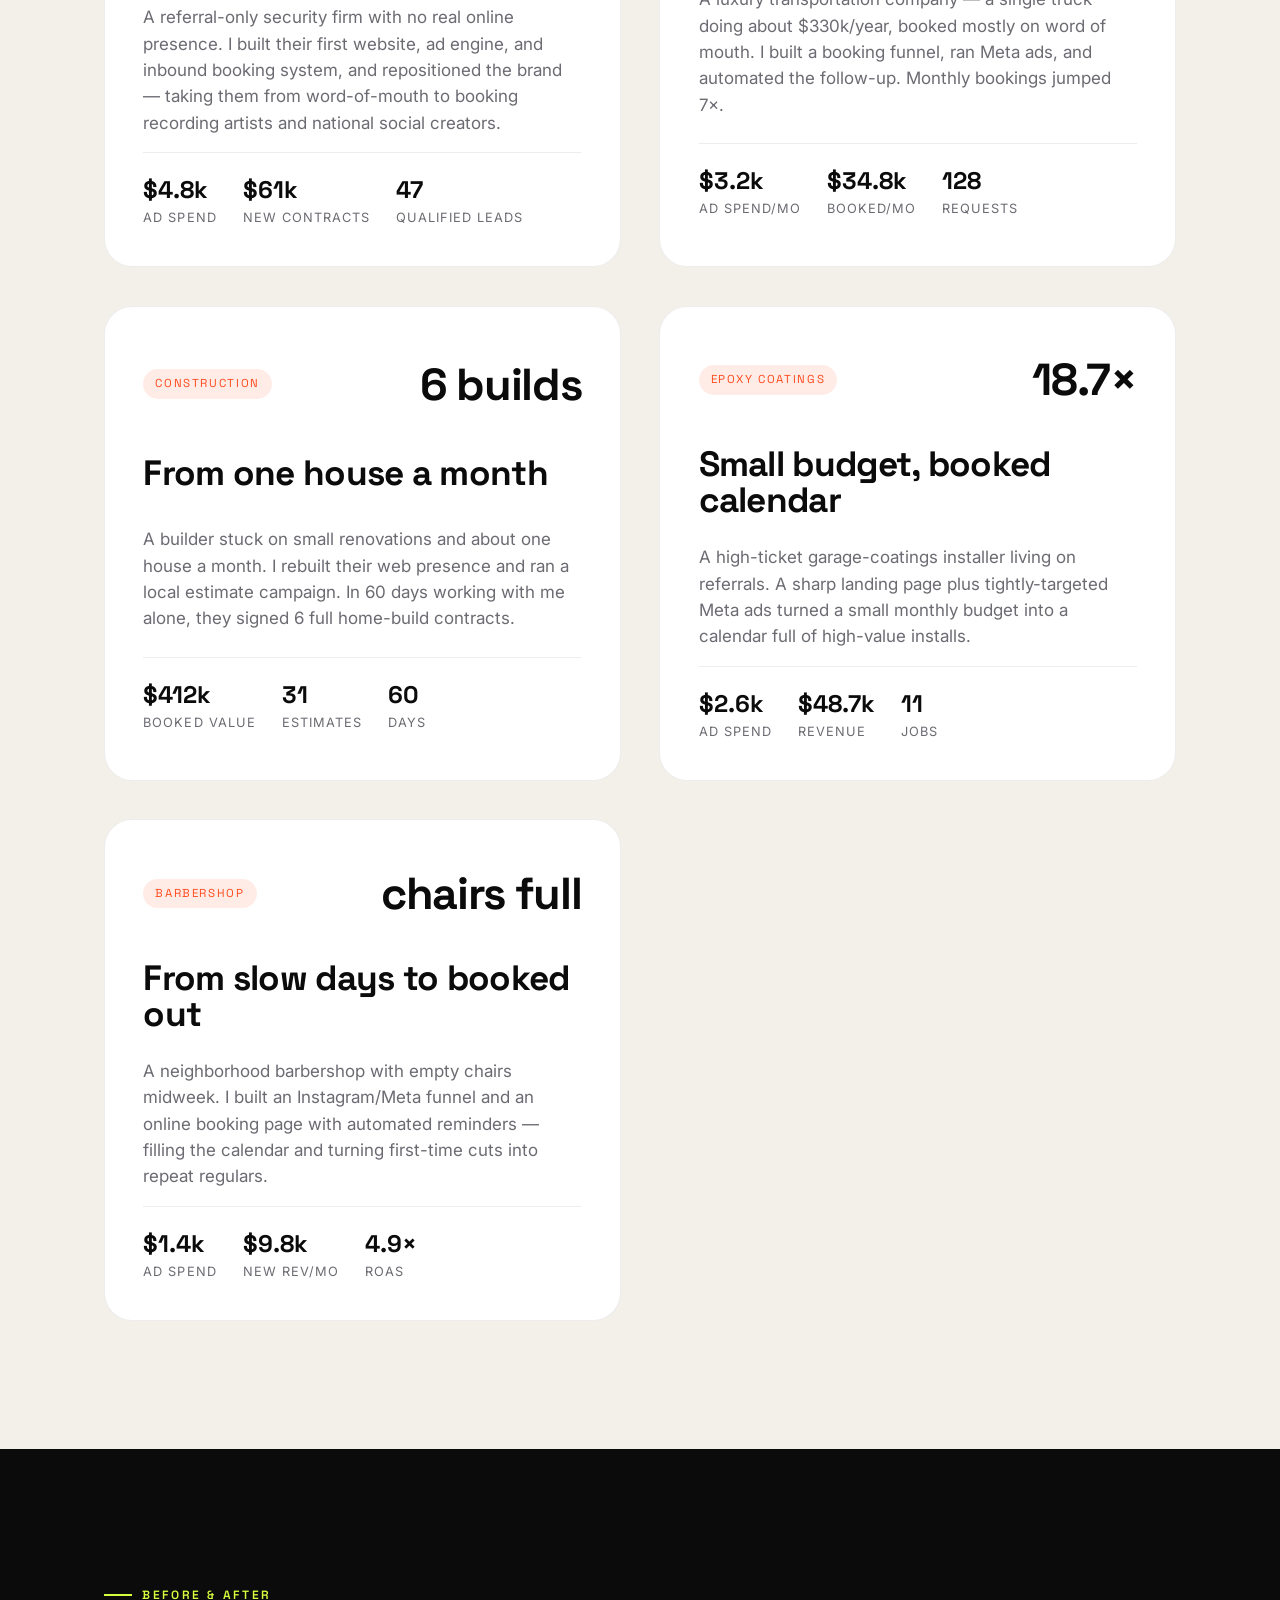
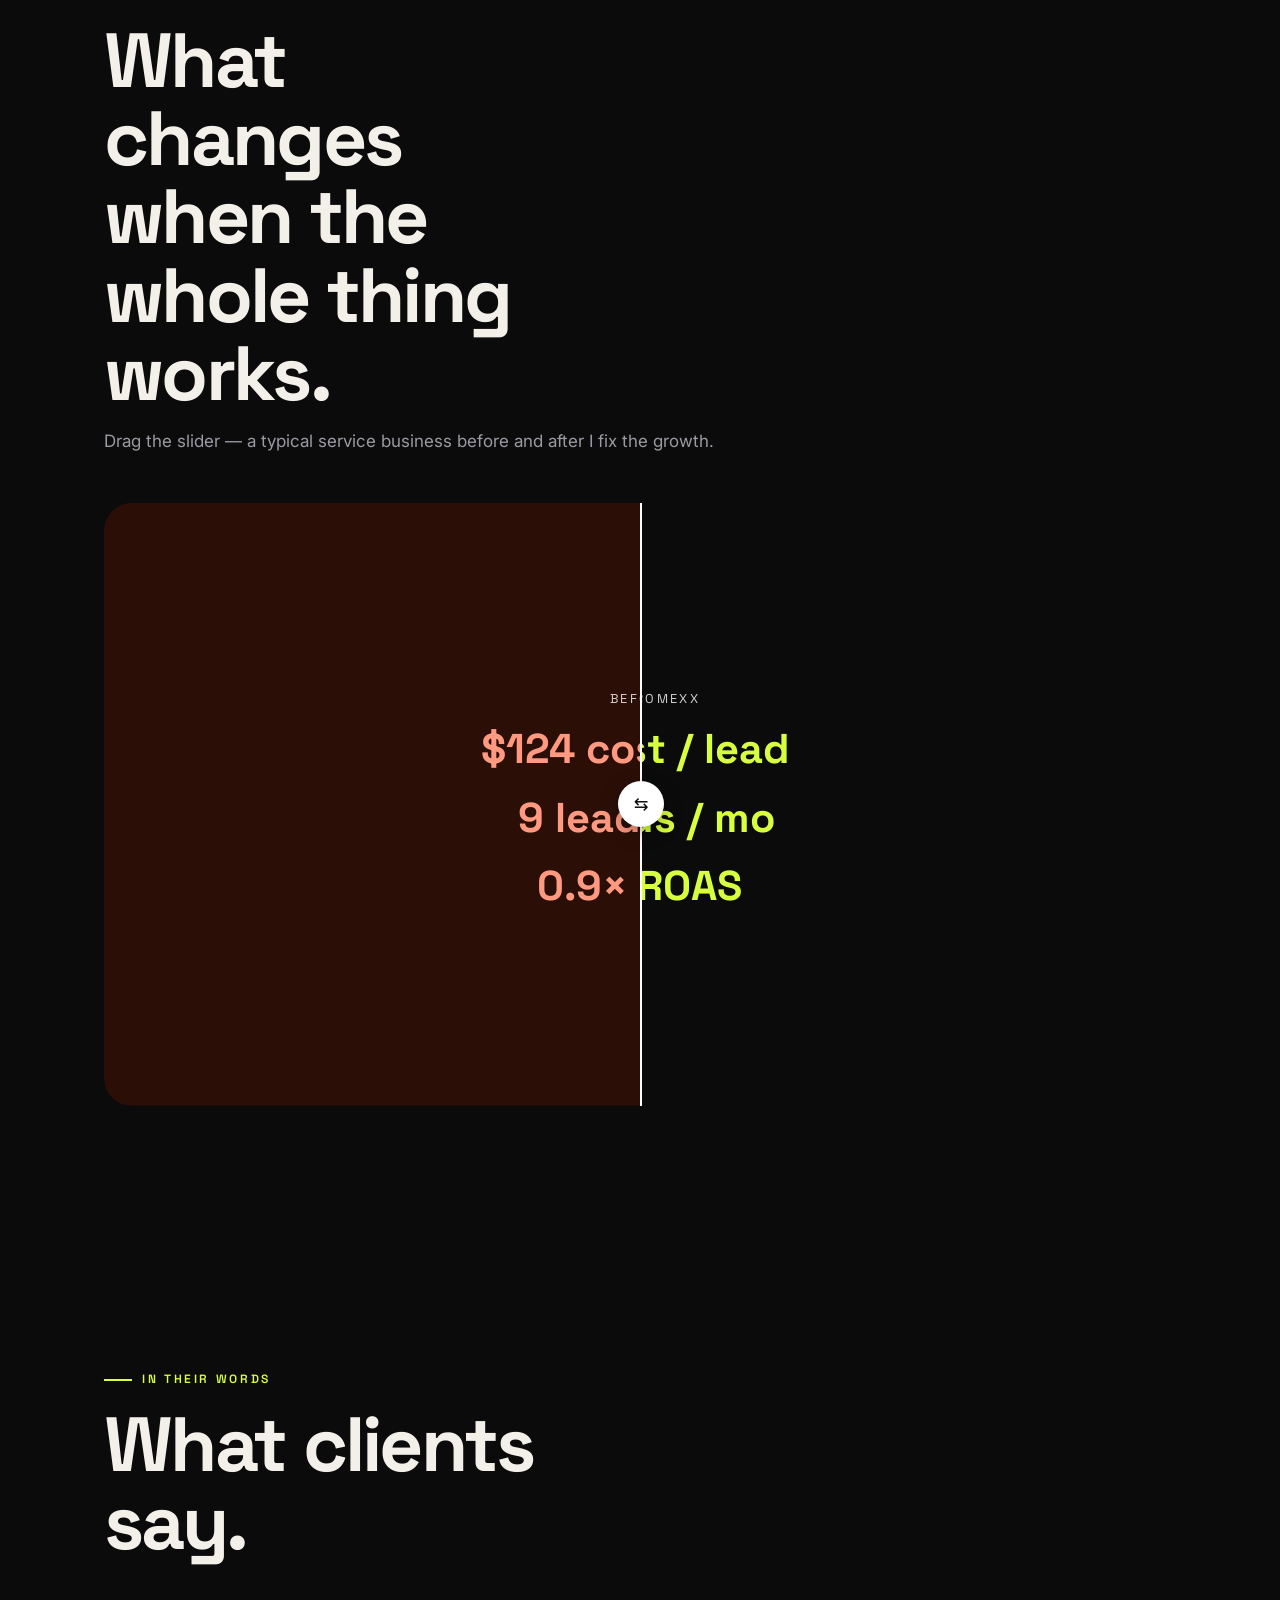
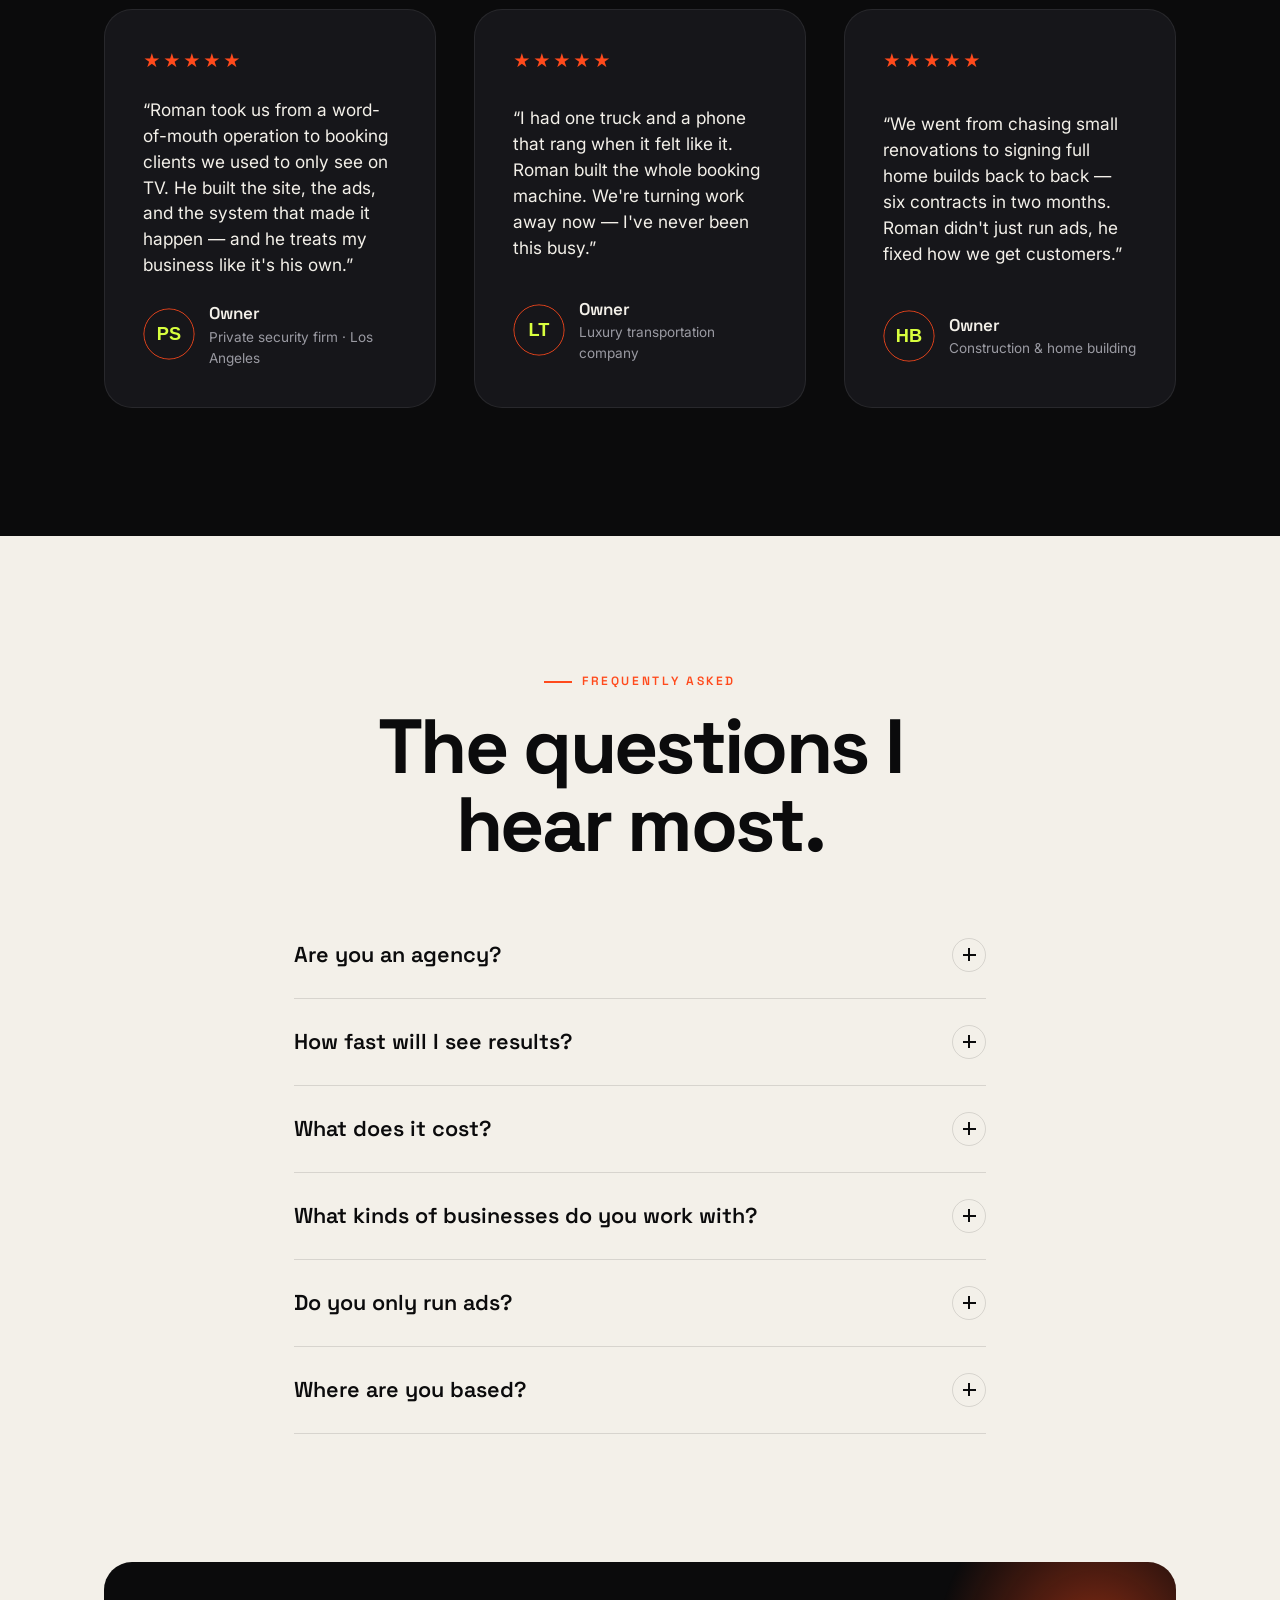
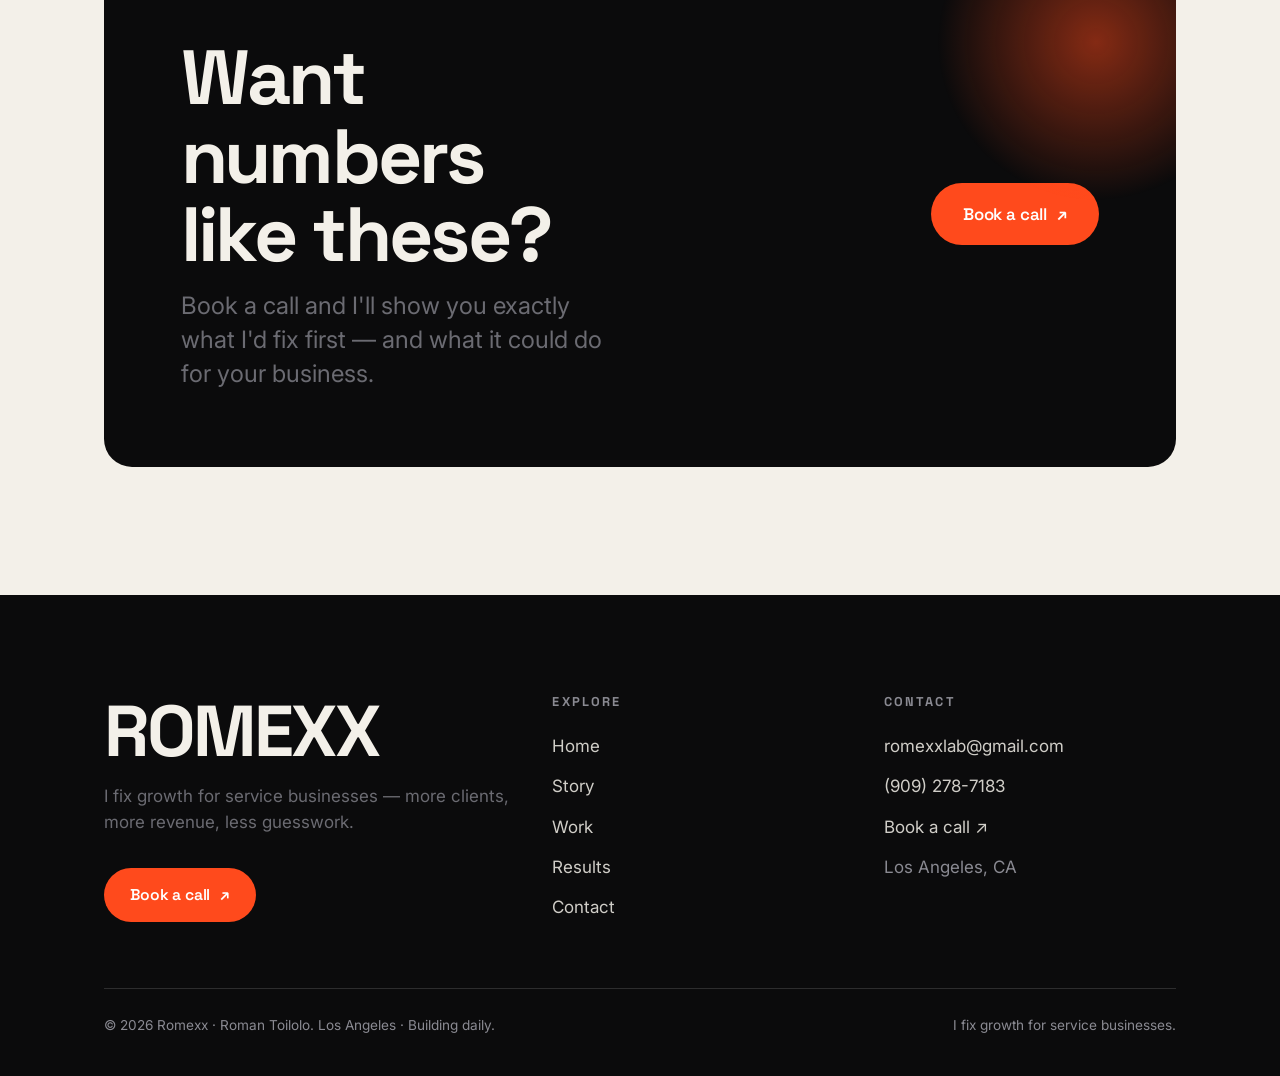
<file: results.html>
<!DOCTYPE html>
<html lang="en">
<head>
  <meta charset="UTF-8" />
  <meta name="viewport" content="width=device-width, initial-scale=1.0, viewport-fit=cover" />
  <title>Results — Real Brand &amp; Business Growth | Romexx</title>
  <meta name="description" content="Real results from brands and companies Romexx has scaled — marketing, funnels, and systems that generated millions in revenue and thousands of leads.">
  <link rel="icon" type="image/png" sizes="32x32" href="assets/favicon-32.png"><link rel="icon" type="image/png" sizes="512x512" href="assets/favicon-512.png"><link rel="apple-touch-icon" href="assets/apple-touch-icon.png">
  <link rel="preconnect" href="https://fonts.googleapis.com">
  <link rel="preconnect" href="https://fonts.gstatic.com" crossorigin>
  <link href="https://fonts.googleapis.com/css2?family=Space+Grotesk:wght@400;500;600;700&family=Inter:wght@400;500;600&display=swap" rel="stylesheet">
  <link rel="stylesheet" href="styles.css">
</head>
<body>
<div id="preloader"><div class="pl-x"><span class="pl-ring"></span><span class="pl-ring two"></span><img class="pl-mark" src="assets/logo-x.png" alt="Romexx"></div></div>

<!-- ===== NAV ===== -->
  <header class="nav">
    <div class="nav-inner">
      <a class="brand" href="index.html"><img class="brand-x" src="assets/logo-x.png" alt="">ROMEXX</a>
      <nav class="nav-links" aria-label="Primary">
        <a href="index.html">Home</a>
        <a href="story.html">Story</a>
        <a href="work.html">Work</a>
        <a href="results.html" class="active">Results</a>
        <a href="contact.html" class="btn nav-cta">Book a call <span class="arw">↗</span></a>
      </nav>
      <button class="nav-toggle" aria-label="Open menu" aria-expanded="false"><span></span><span></span><span></span></button>
    </div>
  </header>

  <!-- ===== HERO ===== -->
  <section class="section" style="padding-bottom:0">
    <div class="wrap">
      <span class="eyebrow reveal">Results</span>
      <h1 class="display reveal d1" style="margin-top:16px">Real businesses.<br>Real growth.</h1>
      <p class="lead maxw-60 reveal d2 mt-m">I'd rather show you than tell you. Here's what happens when a service business fixes its growth — the offer, the ads, the website, and the follow-up, all working together.</p>
    </div>
  </section>

  <!-- ===== AGGREGATE STATS ===== -->
  <section class="section-sm">
    <div class="wrap">
      <div class="stats-row">
        <div class="stat reveal"><div class="num"><span class="unit">$</span><span data-count="750">0</span><span class="unit">K+</span></div><div class="label">Revenue generated for clients</div></div>
        <div class="stat reveal d1"><div class="num"><span data-count="400">0</span><span class="unit">+</span></div><div class="label">Leads &amp; bookings produced</div></div>
        <div class="stat reveal d2"><div class="num"><span data-count="4.8">0</span><span class="unit">×</span></div><div class="label">Blended ROAS across accounts</div></div>
        <div class="stat reveal d3"><div class="num"><span data-count="38">0</span><span class="unit">%</span></div><div class="label">Average drop in cost per lead</div></div>
      </div>
      <p class="form-note mt-m reveal">Representative of real client work since going all-in on this. Some client names and details are kept private at their request.</p>
    </div>
  </section>

  <!-- ===== CASE STUDIES ===== -->
  <section class="section">
    <div class="wrap">
      <div class="reveal" style="max-width:40ch"><span class="eyebrow">Case studies</span><h2 class="h-xl mt-s">Businesses I've scaled.</h2></div>
      <div class="grid mt-l" style="grid-template-columns:repeat(2,1fr)">

        <article class="card case reveal">
          <div class="case-top"><span class="badge-cat">Private security</span><span class="roas">12.7×</span></div>
          <h3 class="h-md">Word-of-mouth → high-profile</h3>
          <p class="muted">A referral-only security firm with no real online presence. I built their first website, ad engine, and inbound booking system, and repositioned the brand — taking them from word-of-mouth to booking recording artists and national social creators.</p>
          <div class="case-metrics"><div class="m"><div class="k">$4.8k</div><div class="l">Ad spend</div></div><div class="m"><div class="k">$61k</div><div class="l">New contracts</div></div><div class="m"><div class="k">47</div><div class="l">Qualified leads</div></div></div>
        </article>

        <article class="card case reveal">
          <div class="case-top"><span class="badge-cat">Luxury transport</span><span class="roas">7× bookings</span></div>
          <h3 class="h-md">One truck to a waitlist</h3>
          <p class="muted">A luxury transportation company — a single truck doing about $330k/year, booked mostly on word of mouth. I built a booking funnel, ran Meta ads, and automated the follow-up. Monthly bookings jumped 7×.</p>
          <div class="case-metrics"><div class="m"><div class="k">$3.2k</div><div class="l">Ad spend/mo</div></div><div class="m"><div class="k">$34.8k</div><div class="l">Booked/mo</div></div><div class="m"><div class="k">128</div><div class="l">Requests</div></div></div>
        </article>

        <article class="card case reveal d1">
          <div class="case-top"><span class="badge-cat">Construction</span><span class="roas">6 builds</span></div>
          <h3 class="h-md">From one house a month</h3>
          <p class="muted">A builder stuck on small renovations and about one house a month. I rebuilt their web presence and ran a local estimate campaign. In 60 days working with me alone, they signed 6 full home-build contracts.</p>
          <div class="case-metrics"><div class="m"><div class="k">$412k</div><div class="l">Booked value</div></div><div class="m"><div class="k">31</div><div class="l">Estimates</div></div><div class="m"><div class="k">60</div><div class="l">Days</div></div></div>
        </article>

        <article class="card case reveal">
          <div class="case-top"><span class="badge-cat">Epoxy coatings</span><span class="roas">18.7×</span></div>
          <h3 class="h-md">Small budget, booked calendar</h3>
          <p class="muted">A high-ticket garage-coatings installer living on referrals. A sharp landing page plus tightly-targeted Meta ads turned a small monthly budget into a calendar full of high-value installs.</p>
          <div class="case-metrics"><div class="m"><div class="k">$2.6k</div><div class="l">Ad spend</div></div><div class="m"><div class="k">$48.7k</div><div class="l">Revenue</div></div><div class="m"><div class="k">11</div><div class="l">Jobs</div></div></div>
        </article>

        <article class="card case reveal d1">
          <div class="case-top"><span class="badge-cat">Barbershop</span><span class="roas">chairs full</span></div>
          <h3 class="h-md">From slow days to booked out</h3>
          <p class="muted">A neighborhood barbershop with empty chairs midweek. I built an Instagram/Meta funnel and an online booking page with automated reminders — filling the calendar and turning first-time cuts into repeat regulars.</p>
          <div class="case-metrics"><div class="m"><div class="k">$1.4k</div><div class="l">Ad spend</div></div><div class="m"><div class="k">$9.8k</div><div class="l">New rev/mo</div></div><div class="m"><div class="k">4.9×</div><div class="l">ROAS</div></div></div>
        </article>

      </div>
    </div>
  </section>

  <!-- ===== BEFORE / AFTER ===== -->
  <section class="section dark">
    <div class="wrap">
      <div class="reveal" style="max-width:42ch"><span class="eyebrow on-dark">Before &amp; after</span><h2 class="h-xl mt-s">What changes when the whole thing works.</h2></div>
      <p class="muted reveal d1 mt-s">Drag the slider — a typical service business before and after I fix the growth.</p>
      <div class="ba reveal d1 mt-l" aria-label="Before and after comparison slider">
        <div class="ba-side ba-after">
          <span class="tag">After Romexx</span>
          <div class="ba-metrics"><div class="big">$38 cost / lead</div><div class="big">44 leads / mo</div><div class="big">5.2× ROAS</div></div>
        </div>
        <div class="ba-side ba-before">
          <span class="tag">Before</span>
          <div class="ba-metrics"><div class="big">$124 cost / lead</div><div class="big">9 leads / mo</div><div class="big">0.9× ROAS</div></div>
        </div>
        <div class="ba-handle"></div>
        <input type="range" min="0" max="100" value="50" aria-label="Drag to compare before and after">
      </div>
    </div>
  </section>

  <!-- ===== TESTIMONIALS ===== -->
  <section class="section dark">
    <div class="wrap">
      <div class="reveal" style="max-width:40ch"><span class="eyebrow on-dark">In their words</span><h2 class="h-xl mt-s">What clients say.</h2></div>
      <div class="grid mt-l" style="grid-template-columns:repeat(3,1fr)">
        <div class="testi-card reveal" style="background:var(--ink-2);border-color:rgba(255,255,255,.08);color:var(--cream)">
          <div class="stars">★★★★★</div>
          <p>“Roman took us from a word-of-mouth operation to booking clients we used to only see on TV. He built the site, the ads, and the system that made it happen — and he treats my business like it's his own.”</p>
          <div class="testi-who"><span class="av"><img src="assets/mono-1.svg" alt=""></span><div><div class="nm">Owner</div><div class="rl" style="color:#9a9aa2">Private security firm · Los Angeles</div></div></div>
        </div>
        <div class="testi-card reveal d1" style="background:var(--ink-2);border-color:rgba(255,255,255,.08);color:var(--cream)">
          <div class="stars">★★★★★</div>
          <p>“I had one truck and a phone that rang when it felt like it. Roman built the whole booking machine. We're turning work away now — I've never been this busy.”</p>
          <div class="testi-who"><span class="av"><img src="assets/mono-2.svg" alt=""></span><div><div class="nm">Owner</div><div class="rl" style="color:#9a9aa2">Luxury transportation company</div></div></div>
        </div>
        <div class="testi-card reveal d2" style="background:var(--ink-2);border-color:rgba(255,255,255,.08);color:var(--cream)">
          <div class="stars">★★★★★</div>
          <p>“We went from chasing small renovations to signing full home builds back to back — six contracts in two months. Roman didn't just run ads, he fixed how we get customers.”</p>
          <div class="testi-who"><span class="av"><img src="assets/mono-3.svg" alt=""></span><div><div class="nm">Owner</div><div class="rl" style="color:#9a9aa2">Construction &amp; home building</div></div></div>
        </div>
      </div>
    </div>
  </section>

  <!-- ===== FAQ ===== -->
  <section class="section">
    <div class="wrap" style="max-width:820px">
      <div class="reveal center"><span class="eyebrow" style="justify-content:center">Frequently asked</span><h2 class="h-xl mt-s">The questions I hear most.</h2></div>
      <div class="mt-l reveal">
        <div class="faq-item"><button class="faq-q">Are you an agency? <span class="ic"></span></button><div class="faq-a"><p>No. An agency runs some ads and sends you a report. I'm a growth partner — I find the real reason your business isn't growing and fix the whole thing: offer, ads, website, and follow-up. I treat it like it's my own business.</p></div></div>
        <div class="faq-item"><button class="faq-q">How fast will I see results? <span class="ic"></span></button><div class="faq-a"><p>Most businesses see leads within the first 7–14 days of launching, with the system fully dialed in over 30–60 days. I'm in your account every week testing and optimizing.</p></div></div>
        <div class="faq-item"><button class="faq-q">What does it cost? <span class="ic"></span></button><div class="faq-a"><p>Every business is different, so I scope it on the call based on what you actually need — a one-time build, monthly growth, or a full fix. No long contracts you can't get out of.</p></div></div>
        <div class="faq-item"><button class="faq-q">What kinds of businesses do you work with? <span class="ic"></span></button><div class="faq-a"><p>Service businesses — private security, transport, construction, barbershops, home services, coaching, and more. If you do the work for a customer and can handle more of them, we're likely a fit.</p></div></div>
        <div class="faq-item"><button class="faq-q">Do you only run ads? <span class="ic"></span></button><div class="faq-a"><p>No. Ads are one piece. I also build the website or funnel and the follow-up systems — because sending more traffic to a broken process just wastes money.</p></div></div>
        <div class="faq-item"><button class="faq-q">Where are you based? <span class="ic"></span></button><div class="faq-a"><p>Los Angeles — working with service businesses anywhere.</p></div></div>
      </div>
    </div>
  </section>

  <!-- ===== CTA BAND ===== -->
  <section class="section" style="padding-top:0">
    <div class="wrap">
      <div class="cta-band reveal">
        <div class="two-col" style="align-items:center">
          <div><h2 class="h-xl">Want numbers like these?</h2><p class="lead muted mt-s" style="max-width:44ch">Book a call and I'll show you exactly what I'd fix first — and what it could do for your business.</p></div>
          <div style="justify-self:end"><a href="contact.html" class="btn btn-lg">Book a call <span class="arw">↗</span></a></div>
        </div>
      </div>
    </div>
  </section>

  <!-- ===== FOOTER ===== -->
  <footer class="footer">
    <div class="wrap">
      <div class="footer-top">
        <div class="footer-brand">
          <div class="big">ROMEXX</div>
          <p class="muted maxw-60 mt-s">I fix growth for service businesses — more clients, more revenue, less guesswork.</p>
          <a href="contact.html" class="btn mt-m">Book a call <span class="arw">↗</span></a>
        </div>
        <div class="footer-col"><h4>Explore</h4><a href="index.html">Home</a><a href="story.html">Story</a><a href="work.html">Work</a><a href="results.html">Results</a><a href="contact.html">Contact</a></div>
        <div class="footer-col"><h4>Contact</h4><a href="mailto:romexxlab@gmail.com">romexxlab@gmail.com</a><a href="tel:+19092787183">(909) 278-7183</a><a href="contact.html">Book a call ↗</a><span style="display:block;padding:7px 0;color:#8a8a92">Los Angeles, CA</span></div>
      </div>
      <div class="footer-bottom">
        <span>© <span data-year></span> Romexx · Roman Toilolo. Los Angeles · Building daily.</span>
        <span>I fix growth for service businesses.</span>
      </div>
    </div>
  </footer>

  <script src="script.js"></script>
</body>
</html>
</file>
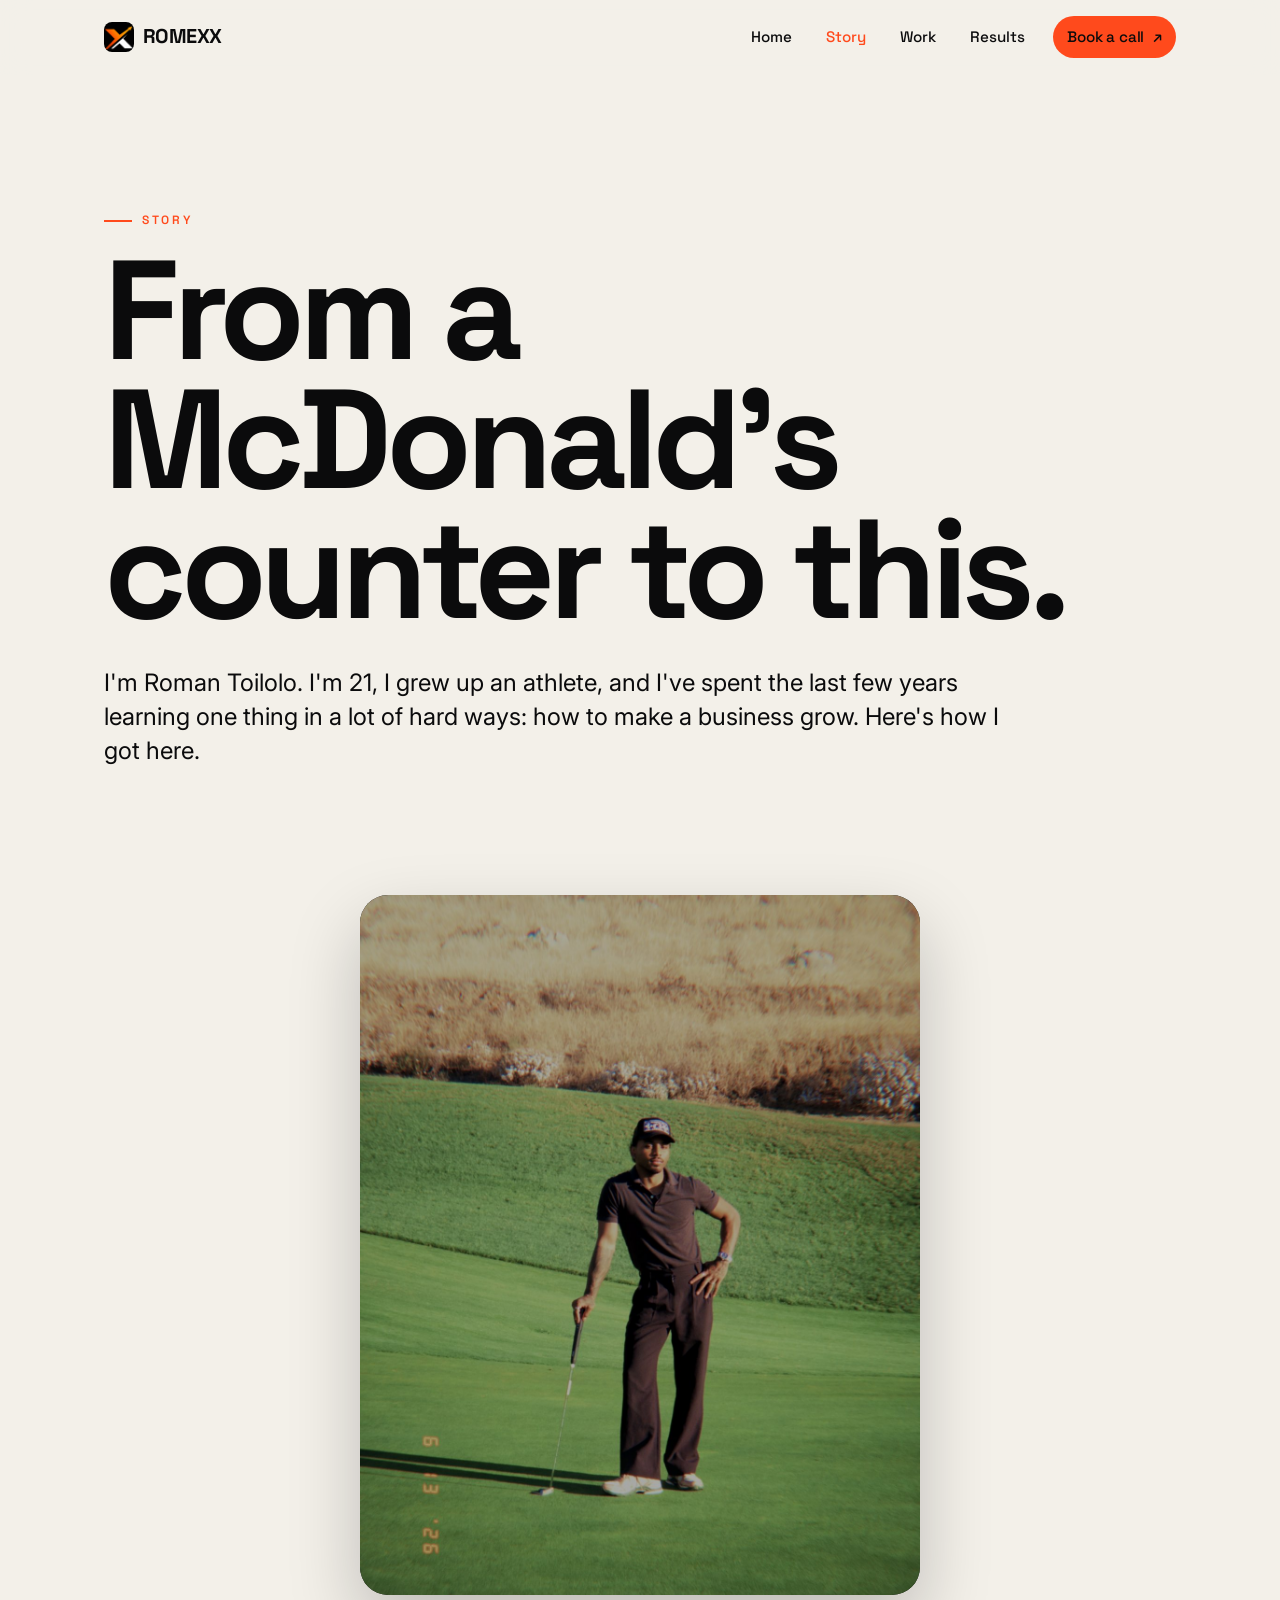
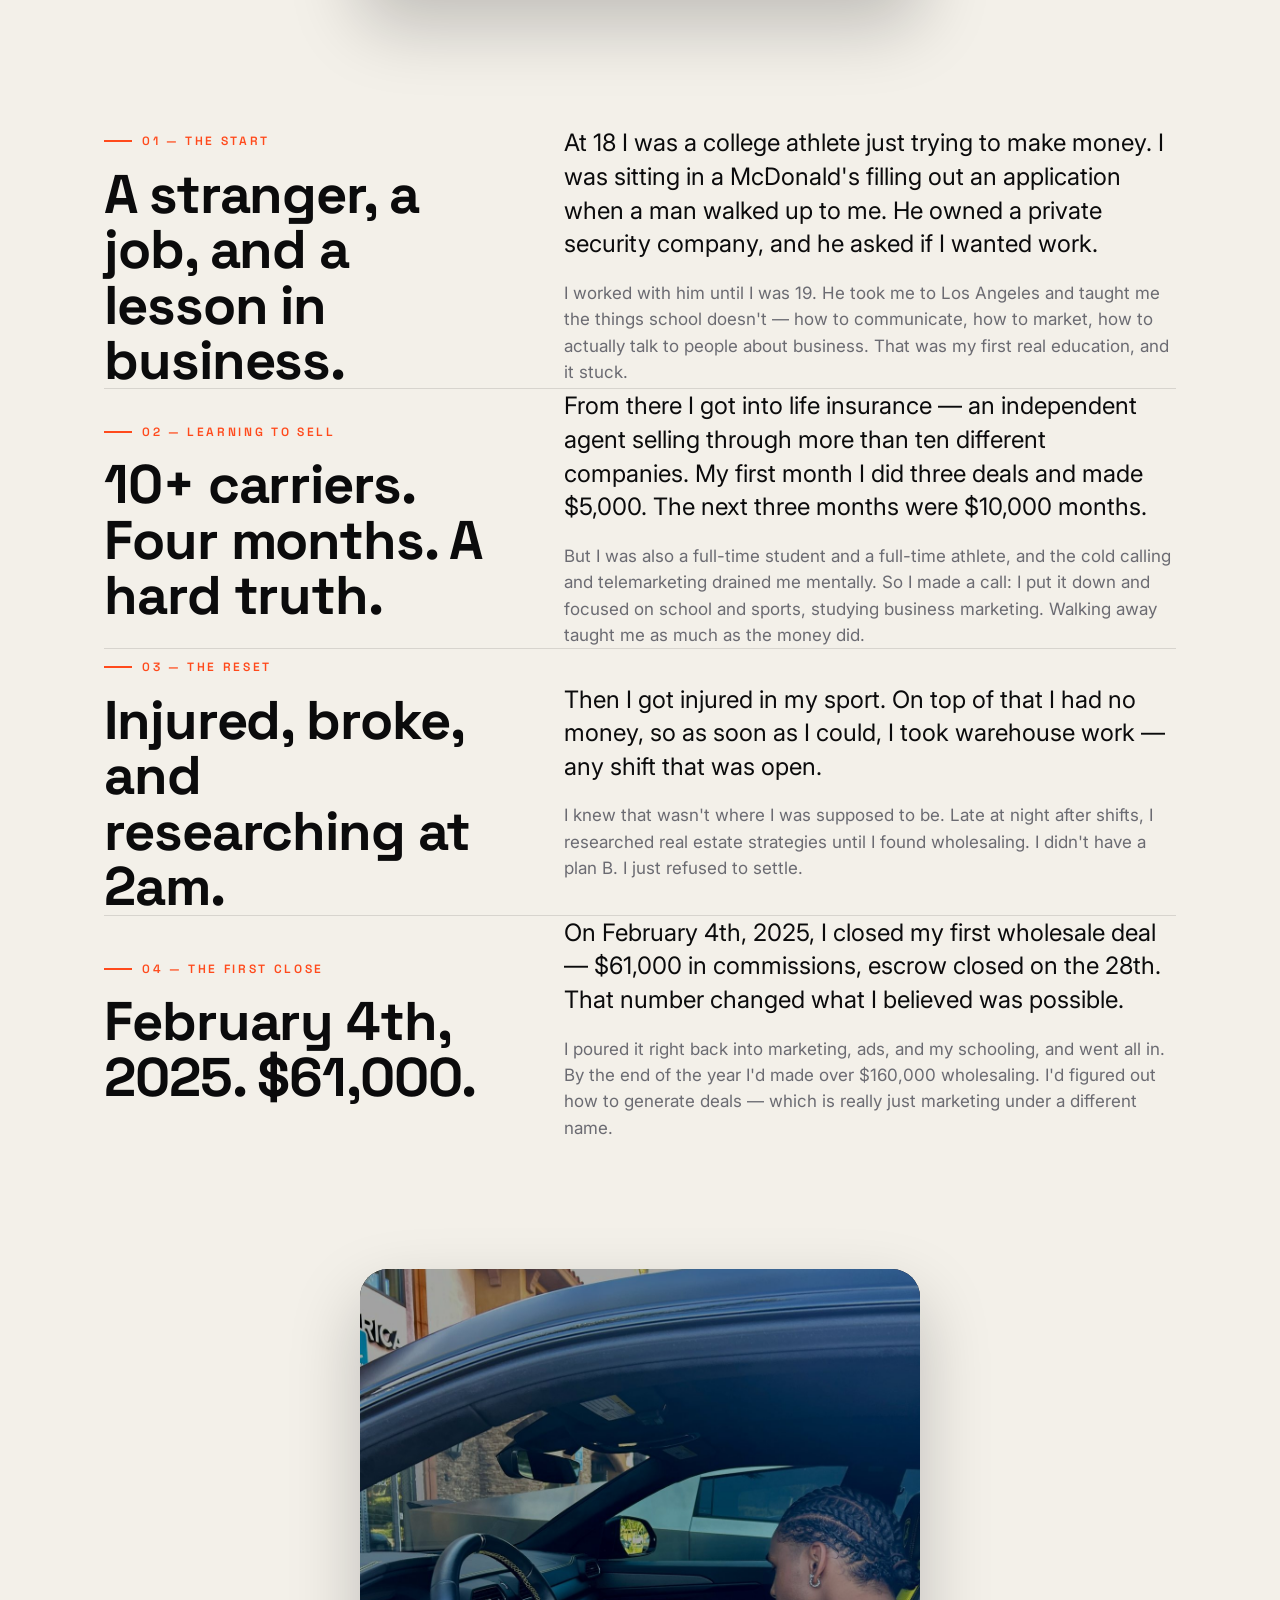
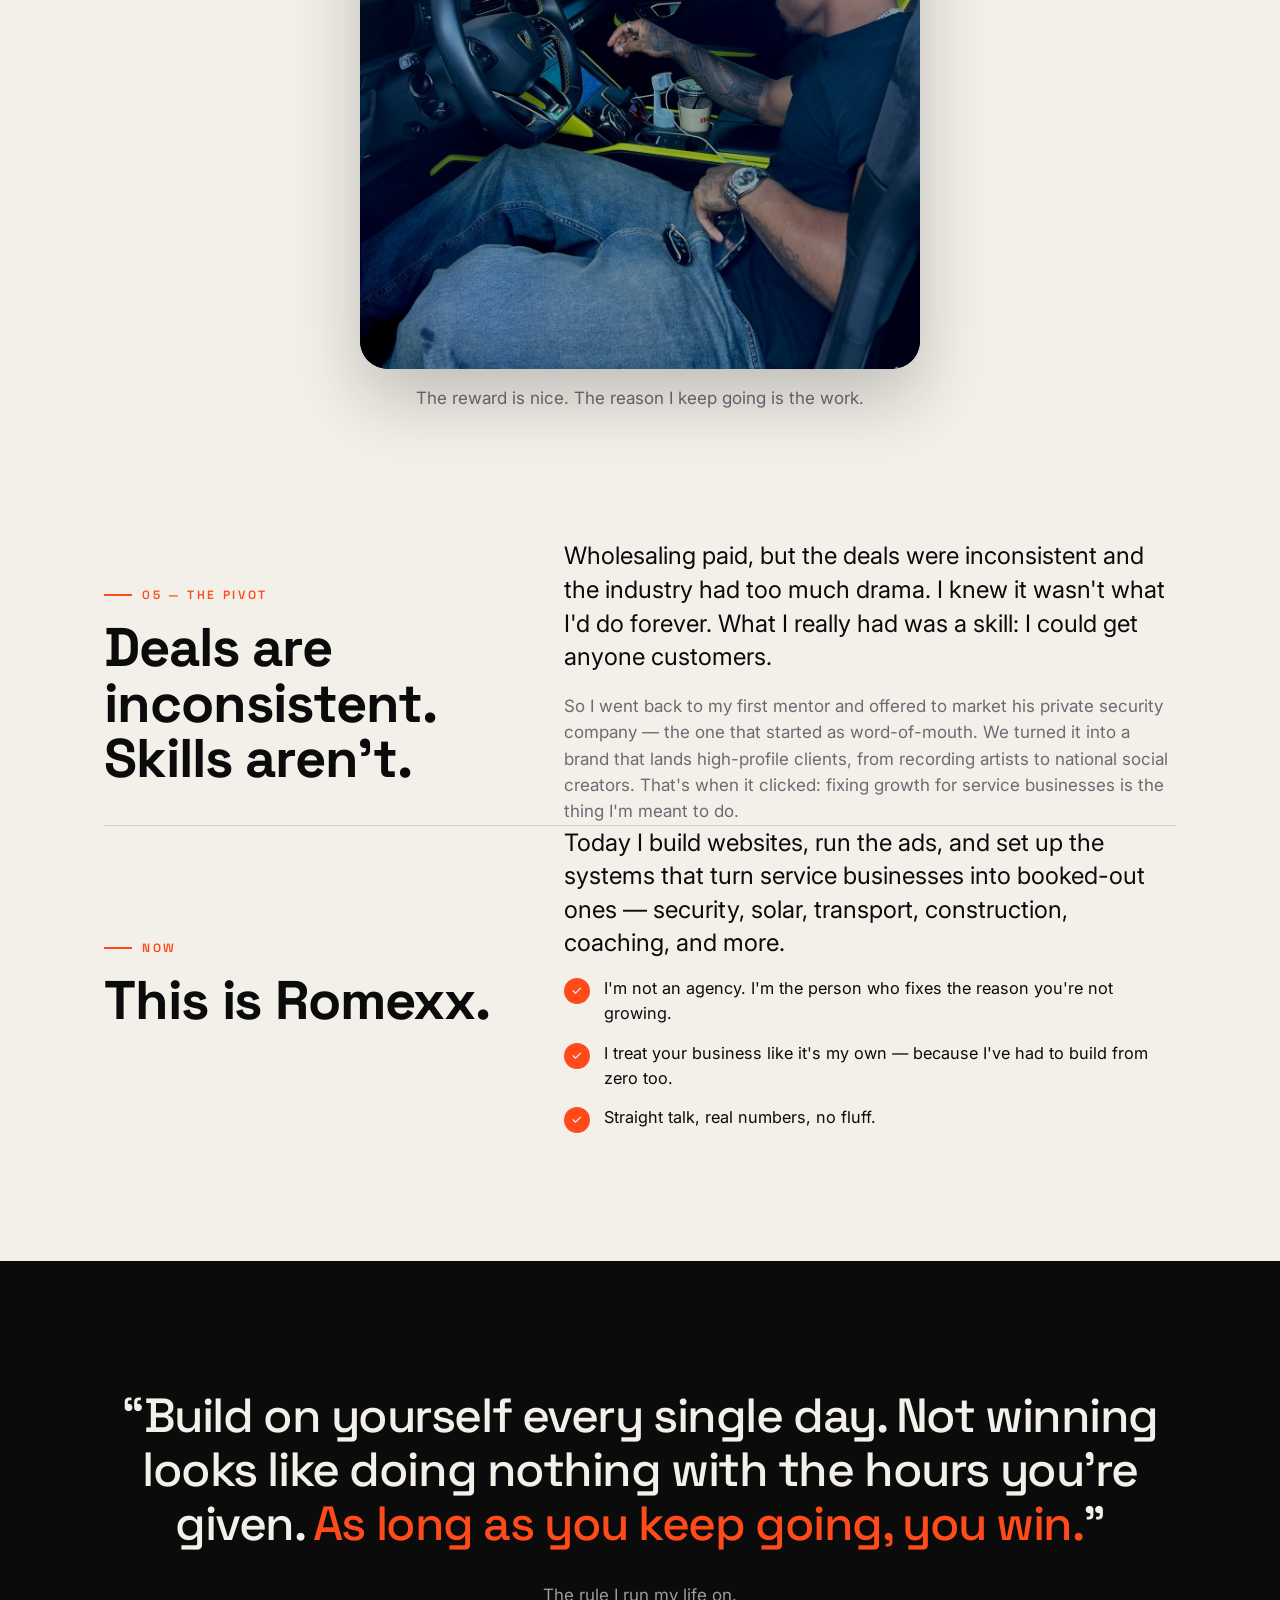
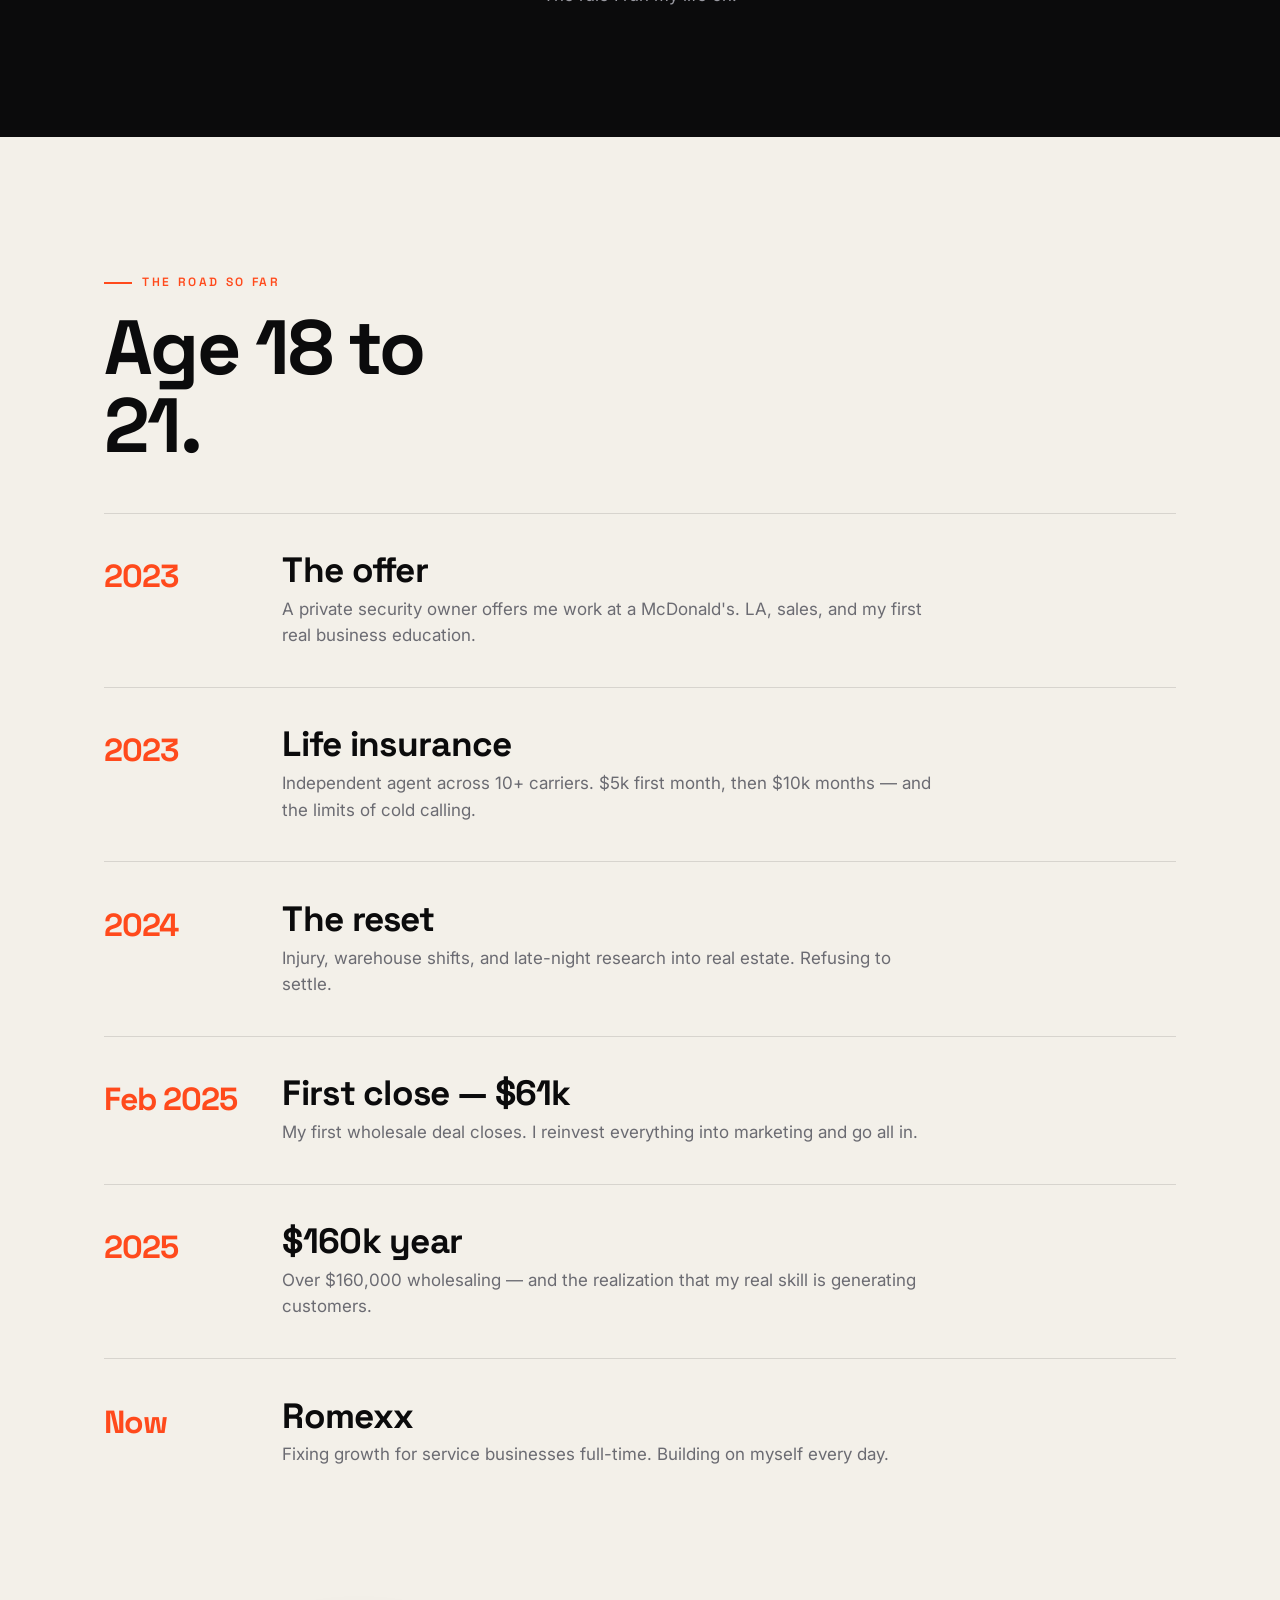
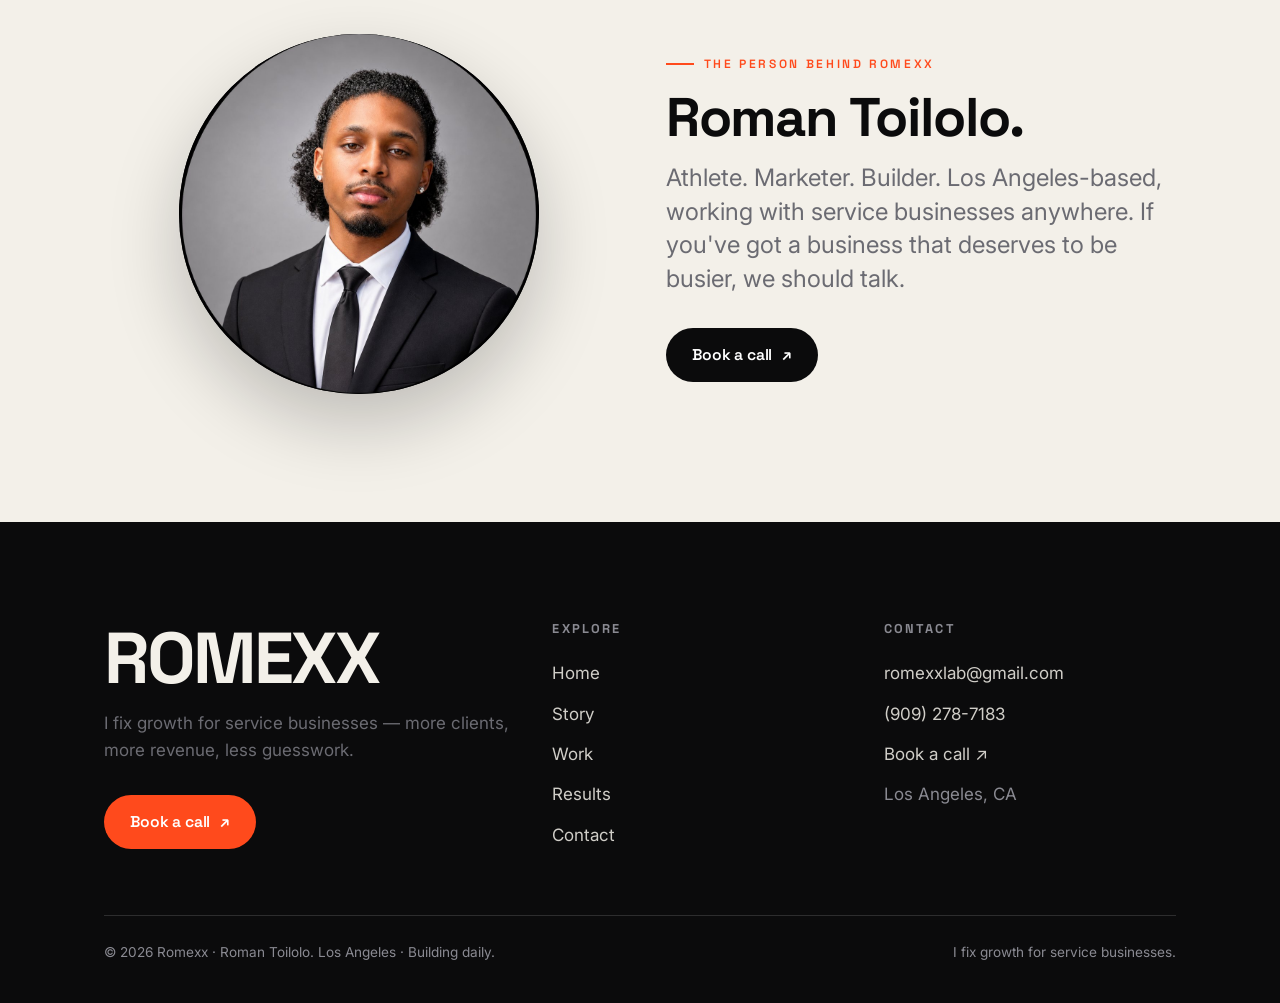
<file: story.html>
<!DOCTYPE html>
<html lang="en">
<head>
  <meta charset="UTF-8" />
  <meta name="viewport" content="width=device-width, initial-scale=1.0, viewport-fit=cover" />
  <title>Our Story — Romexx | Growth Partner for Brands &amp; Companies</title>
  <meta name="description" content="The story behind Romexx — how we became the growth partner that scales brands, businesses, and ecommerce companies with marketing, websites, and systems.">
  <link rel="icon" type="image/png" sizes="32x32" href="assets/favicon-32.png"><link rel="icon" type="image/png" sizes="512x512" href="assets/favicon-512.png"><link rel="apple-touch-icon" href="assets/apple-touch-icon.png">
  <link rel="preconnect" href="https://fonts.googleapis.com">
  <link rel="preconnect" href="https://fonts.gstatic.com" crossorigin>
  <link href="https://fonts.googleapis.com/css2?family=Space+Grotesk:wght@400;500;600;700&family=Inter:wght@400;500;600&display=swap" rel="stylesheet">
  <link rel="stylesheet" href="styles.css">
</head>
<body>
<div id="preloader"><div class="pl-x"><span class="pl-ring"></span><span class="pl-ring two"></span><img class="pl-mark" src="assets/logo-x.png" alt="Romexx"></div></div>

<!-- ===== NAV ===== -->
  <header class="nav">
    <div class="nav-inner">
      <a class="brand" href="index.html"><img class="brand-x" src="assets/logo-x.png" alt="">ROMEXX</a>
      <nav class="nav-links" aria-label="Primary">
        <a href="index.html">Home</a>
        <a href="story.html" class="active">Story</a>
        <a href="work.html">Work</a>
        <a href="results.html">Results</a>
        <a href="contact.html" class="btn nav-cta">Book a call <span class="arw">↗</span></a>
      </nav>
      <button class="nav-toggle" aria-label="Open menu" aria-expanded="false"><span></span><span></span><span></span></button>
    </div>
  </header>

  <!-- ===== HERO ===== -->
  <section class="section" style="padding-bottom:0">
    <div class="wrap">
      <span class="eyebrow reveal">Story</span>
      <h1 class="display reveal d1" style="margin-top:16px">From a McDonald's<br>counter to this.</h1>
      <p class="lead maxw-60 reveal d2 mt-m">I'm Roman Toilolo. I'm 21, I grew up an athlete, and I've spent the last few years learning one thing in a lot of hard ways: how to make a business grow. Here's how I got here.</p>
    </div>
  </section>

  <!-- ===== PORTRAIT ===== -->
  <section class="section">
    <div class="wrap">
      <div class="hero-photo reveal" style="aspect-ratio:4/5;max-width:560px;margin-inline:auto">
        <img src="assets/story-portrait.jpg" alt="Roman Toilolo (Romexx)">
      </div>
    </div>
  </section>

  <!-- ===== NARRATIVE ===== -->
  <section class="section" style="padding-top:0">
    <div class="wrap two-col narrow-left">
      <div class="reveal"><span class="eyebrow">01 — The start</span><h2 class="h-lg mt-s">A stranger, a job, and a lesson in business.</h2></div>
      <div class="reveal d1 stack">
        <p class="lead">At 18 I was a college athlete just trying to make money. I was sitting in a McDonald's filling out an application when a man walked up to me. He owned a private security company, and he asked if I wanted work.</p>
        <p class="muted">I worked with him until I was 19. He took me to Los Angeles and taught me the things school doesn't — how to communicate, how to market, how to actually talk to people about business. That was my first real education, and it stuck.</p>
      </div>
    </div>

    <div class="wrap"><hr class="divider"></div>

    <div class="wrap two-col narrow-left">
      <div class="reveal"><span class="eyebrow">02 — Learning to sell</span><h2 class="h-lg mt-s">10+ carriers. Four months. A hard truth.</h2></div>
      <div class="reveal d1 stack">
        <p class="lead">From there I got into life insurance — an independent agent selling through more than ten different companies. My first month I did three deals and made $5,000. The next three months were $10,000 months.</p>
        <p class="muted">But I was also a full-time student and a full-time athlete, and the cold calling and telemarketing drained me mentally. So I made a call: I put it down and focused on school and sports, studying business marketing. Walking away taught me as much as the money did.</p>
      </div>
    </div>

    <div class="wrap"><hr class="divider"></div>

    <div class="wrap two-col narrow-left">
      <div class="reveal"><span class="eyebrow">03 — The reset</span><h2 class="h-lg mt-s">Injured, broke, and researching at 2am.</h2></div>
      <div class="reveal d1 stack">
        <p class="lead">Then I got injured in my sport. On top of that I had no money, so as soon as I could, I took warehouse work — any shift that was open.</p>
        <p class="muted">I knew that wasn't where I was supposed to be. Late at night after shifts, I researched real estate strategies until I found wholesaling. I didn't have a plan B. I just refused to settle.</p>
      </div>
    </div>

    <div class="wrap"><hr class="divider"></div>

    <div class="wrap two-col narrow-left">
      <div class="reveal"><span class="eyebrow">04 — The first close</span><h2 class="h-lg mt-s">February 4th, 2025. $61,000.</h2></div>
      <div class="reveal d1 stack">
        <p class="lead">On February 4th, 2025, I closed my first wholesale deal — $61,000 in commissions, escrow closed on the 28th. That number changed what I believed was possible.</p>
        <p class="muted">I poured it right back into marketing, ads, and my schooling, and went all in. By the end of the year I'd made over $160,000 wholesaling. I'd figured out how to generate deals — which is really just marketing under a different name.</p>
      </div>
    </div>
  </section>

  <!-- ===== LIFESTYLE BREAK ===== -->
  <section class="section" style="padding-top:0">
    <div class="wrap">
      <div class="hero-photo reveal" style="aspect-ratio:4/5;max-width:560px;margin-inline:auto">
        <img src="assets/lifestyle.jpg" alt="Roman Toilolo">
      </div>
      <p class="muted center mt-s reveal">The reward is nice. The reason I keep going is the work.</p>
    </div>
  </section>

  <!-- ===== NARRATIVE CONT ===== -->
  <section class="section" style="padding-top:0">
    <div class="wrap two-col narrow-left">
      <div class="reveal"><span class="eyebrow">05 — The pivot</span><h2 class="h-lg mt-s">Deals are inconsistent. Skills aren't.</h2></div>
      <div class="reveal d1 stack">
        <p class="lead">Wholesaling paid, but the deals were inconsistent and the industry had too much drama. I knew it wasn't what I'd do forever. What I really had was a skill: I could get anyone customers.</p>
        <p class="muted">So I went back to my first mentor and offered to market his private security company — the one that started as word-of-mouth. We turned it into a brand that lands high-profile clients, from recording artists to national social creators. That's when it clicked: fixing growth for service businesses is the thing I'm meant to do.</p>
      </div>
    </div>

    <div class="wrap"><hr class="divider"></div>

    <div class="wrap two-col narrow-left">
      <div class="reveal"><span class="eyebrow">Now</span><h2 class="h-lg mt-s">This is Romexx.</h2></div>
      <div class="reveal d1 stack">
        <p class="lead">Today I build websites, run the ads, and set up the systems that turn service businesses into booked-out ones — security, solar, transport, construction, coaching, and more.</p>
        <ul class="checklist mt-s">
          <li><span class="ck">✓</span> I'm not an agency. I'm the person who fixes the reason you're not growing.</li>
          <li><span class="ck">✓</span> I treat your business like it's my own — because I've had to build from zero too.</li>
          <li><span class="ck">✓</span> Straight talk, real numbers, no fluff.</li>
        </ul>
      </div>
    </div>
  </section>

  <!-- ===== PULL QUOTE ===== -->
  <section class="section dark">
    <div class="wrap center">
      <blockquote class="quote maxw-60 reveal" style="margin-inline:auto">“Build on yourself every single day. Not winning looks like doing nothing with the hours you're given. <span class="mk">As long as you keep going, you win.</span>”</blockquote>
      <p class="muted mt-m reveal d1">The rule I run my life on.</p>
    </div>
  </section>

  <!-- ===== TIMELINE ===== -->
  <section class="section">
    <div class="wrap">
      <div class="reveal" style="max-width:36ch"><span class="eyebrow">The road so far</span><h2 class="h-xl mt-s">Age 18 to 21.</h2></div>
      <div class="timeline mt-l">
        <div class="tl-item reveal"><div class="yr">2023</div><div><h3 class="h-md">The offer</h3><p class="muted maxw-60">A private security owner offers me work at a McDonald's. LA, sales, and my first real business education.</p></div></div>
        <div class="tl-item reveal"><div class="yr">2023</div><div><h3 class="h-md">Life insurance</h3><p class="muted maxw-60">Independent agent across 10+ carriers. $5k first month, then $10k months — and the limits of cold calling.</p></div></div>
        <div class="tl-item reveal"><div class="yr">2024</div><div><h3 class="h-md">The reset</h3><p class="muted maxw-60">Injury, warehouse shifts, and late-night research into real estate. Refusing to settle.</p></div></div>
        <div class="tl-item reveal"><div class="yr">Feb 2025</div><div><h3 class="h-md">First close — $61k</h3><p class="muted maxw-60">My first wholesale deal closes. I reinvest everything into marketing and go all in.</p></div></div>
        <div class="tl-item reveal"><div class="yr">2025</div><div><h3 class="h-md">$160k year</h3><p class="muted maxw-60">Over $160,000 wholesaling — and the realization that my real skill is generating customers.</p></div></div>
        <div class="tl-item reveal"><div class="yr">Now</div><div><h3 class="h-md">Romexx</h3><p class="muted maxw-60">Fixing growth for service businesses full-time. Building on myself every day.</p></div></div>
      </div>
    </div>
  </section>

  <!-- ===== THE PERSON ===== -->
  <section class="section" style="padding-top:0">
    <div class="wrap two-col" style="align-items:center">
      <div class="hero-photo reveal" style="aspect-ratio:1/1;max-width:360px;border-radius:50%;margin-inline:auto">
        <img src="assets/headshot.jpg" alt="Roman Toilolo headshot">
      </div>
      <div class="reveal d1">
        <span class="eyebrow">The person behind Romexx</span>
        <h2 class="h-lg mt-s">Roman Toilolo.</h2>
        <p class="lead muted mt-s">Athlete. Marketer. Builder. Los Angeles-based, working with service businesses anywhere. If you've got a business that deserves to be busier, we should talk.</p>
        <a href="contact.html" class="btn btn-dark mt-m">Book a call <span class="arw">↗</span></a>
      </div>
    </div>
  </section>

  <!-- ===== FOOTER ===== -->
  <footer class="footer">
    <div class="wrap">
      <div class="footer-top">
        <div class="footer-brand">
          <div class="big">ROMEXX</div>
          <p class="muted maxw-60 mt-s">I fix growth for service businesses — more clients, more revenue, less guesswork.</p>
          <a href="contact.html" class="btn mt-m">Book a call <span class="arw">↗</span></a>
        </div>
        <div class="footer-col"><h4>Explore</h4><a href="index.html">Home</a><a href="story.html">Story</a><a href="work.html">Work</a><a href="results.html">Results</a><a href="contact.html">Contact</a></div>
        <div class="footer-col"><h4>Contact</h4><a href="mailto:romexxlab@gmail.com">romexxlab@gmail.com</a><a href="tel:+19092787183">(909) 278-7183</a><a href="contact.html">Book a call ↗</a><span style="display:block;padding:7px 0;color:#8a8a92">Los Angeles, CA</span></div>
      </div>
      <div class="footer-bottom">
        <span>© <span data-year></span> Romexx · Roman Toilolo. Los Angeles · Building daily.</span>
        <span>I fix growth for service businesses.</span>
      </div>
    </div>
  </footer>

  <script src="script.js"></script>
</body>
</html>
</file>
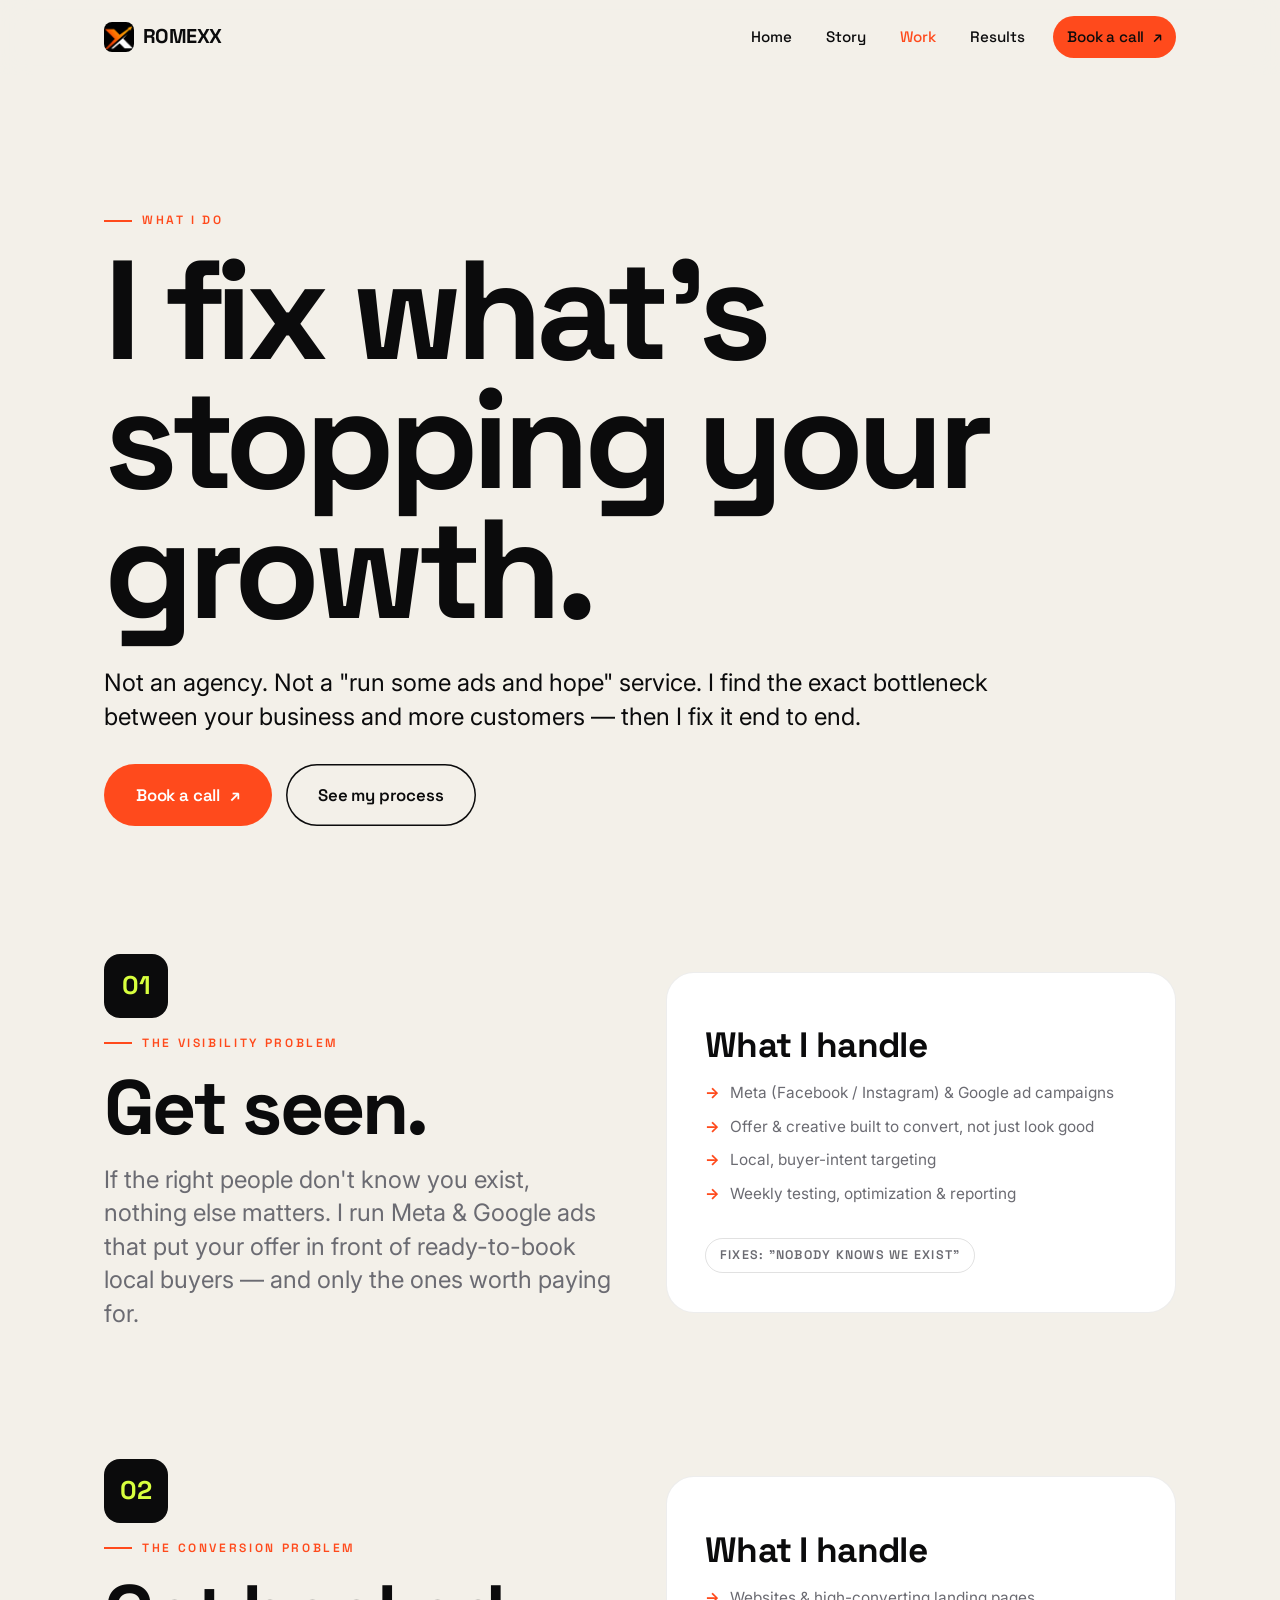
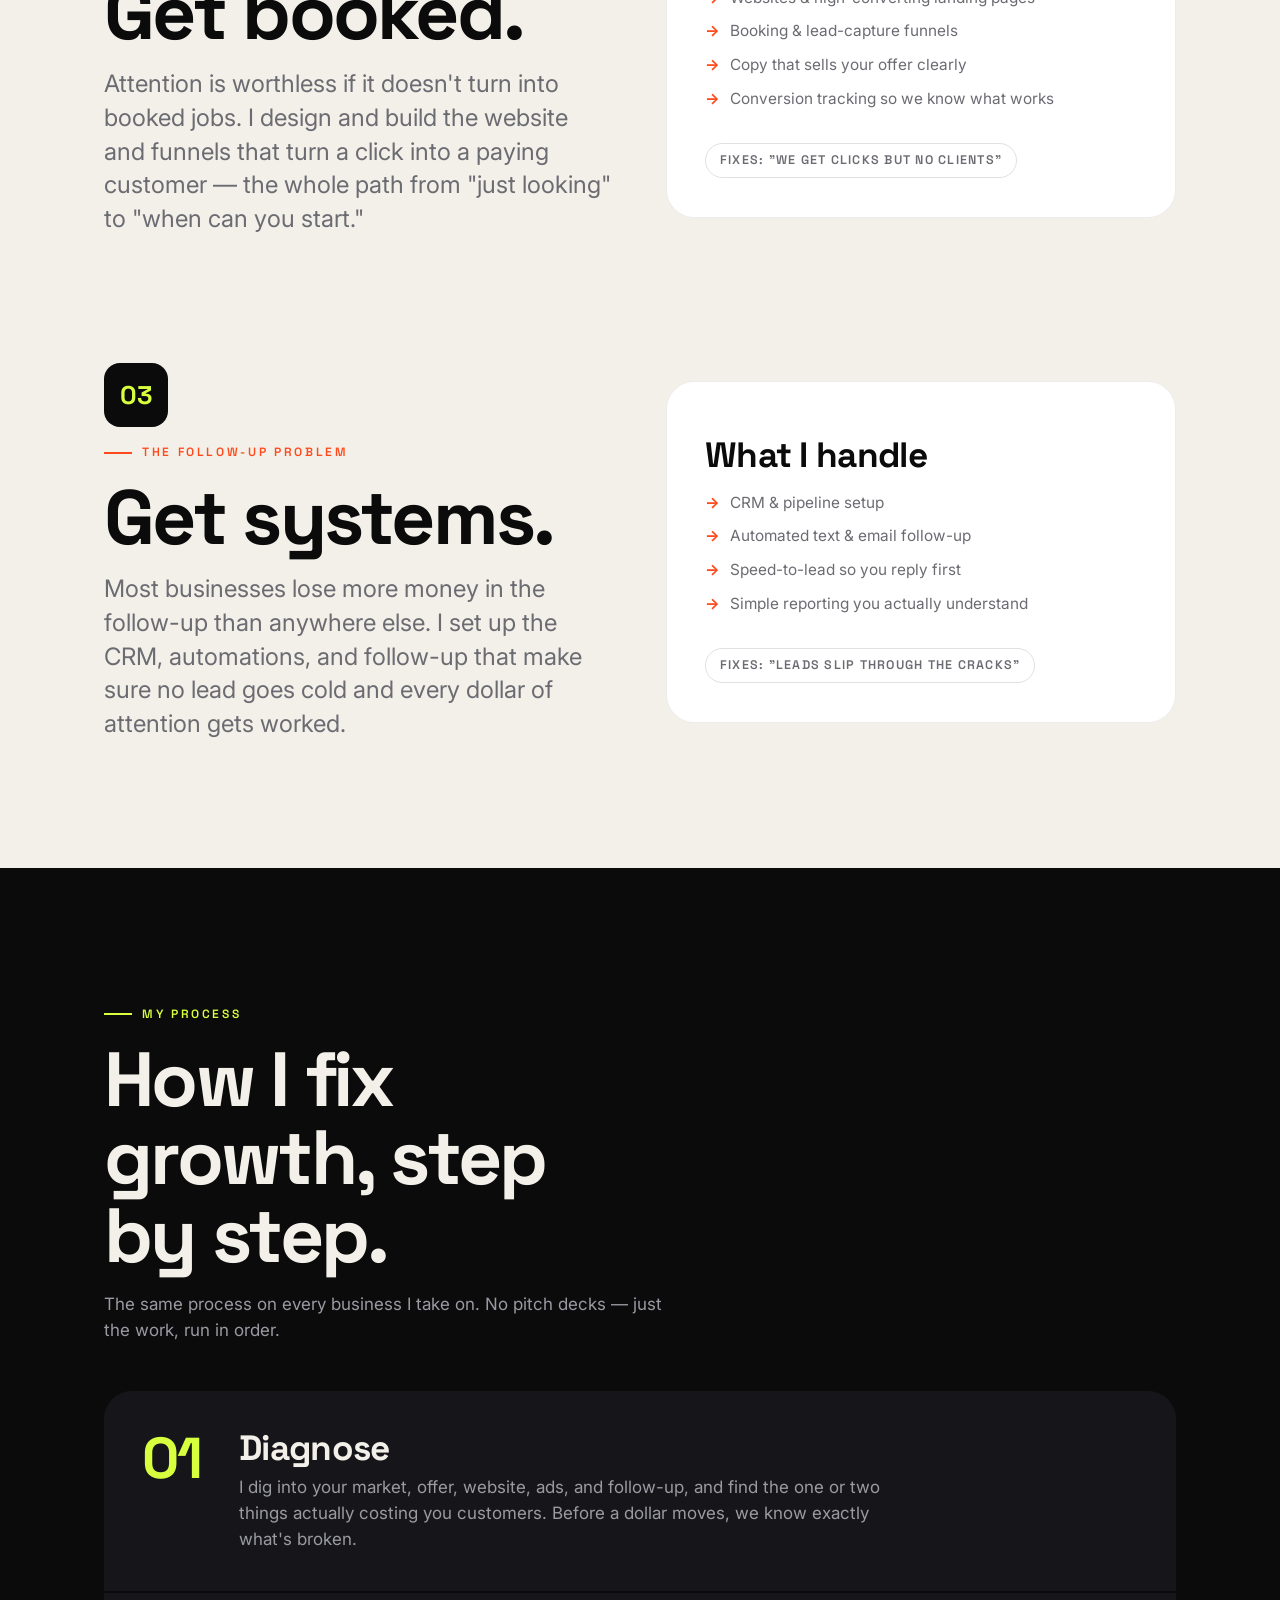
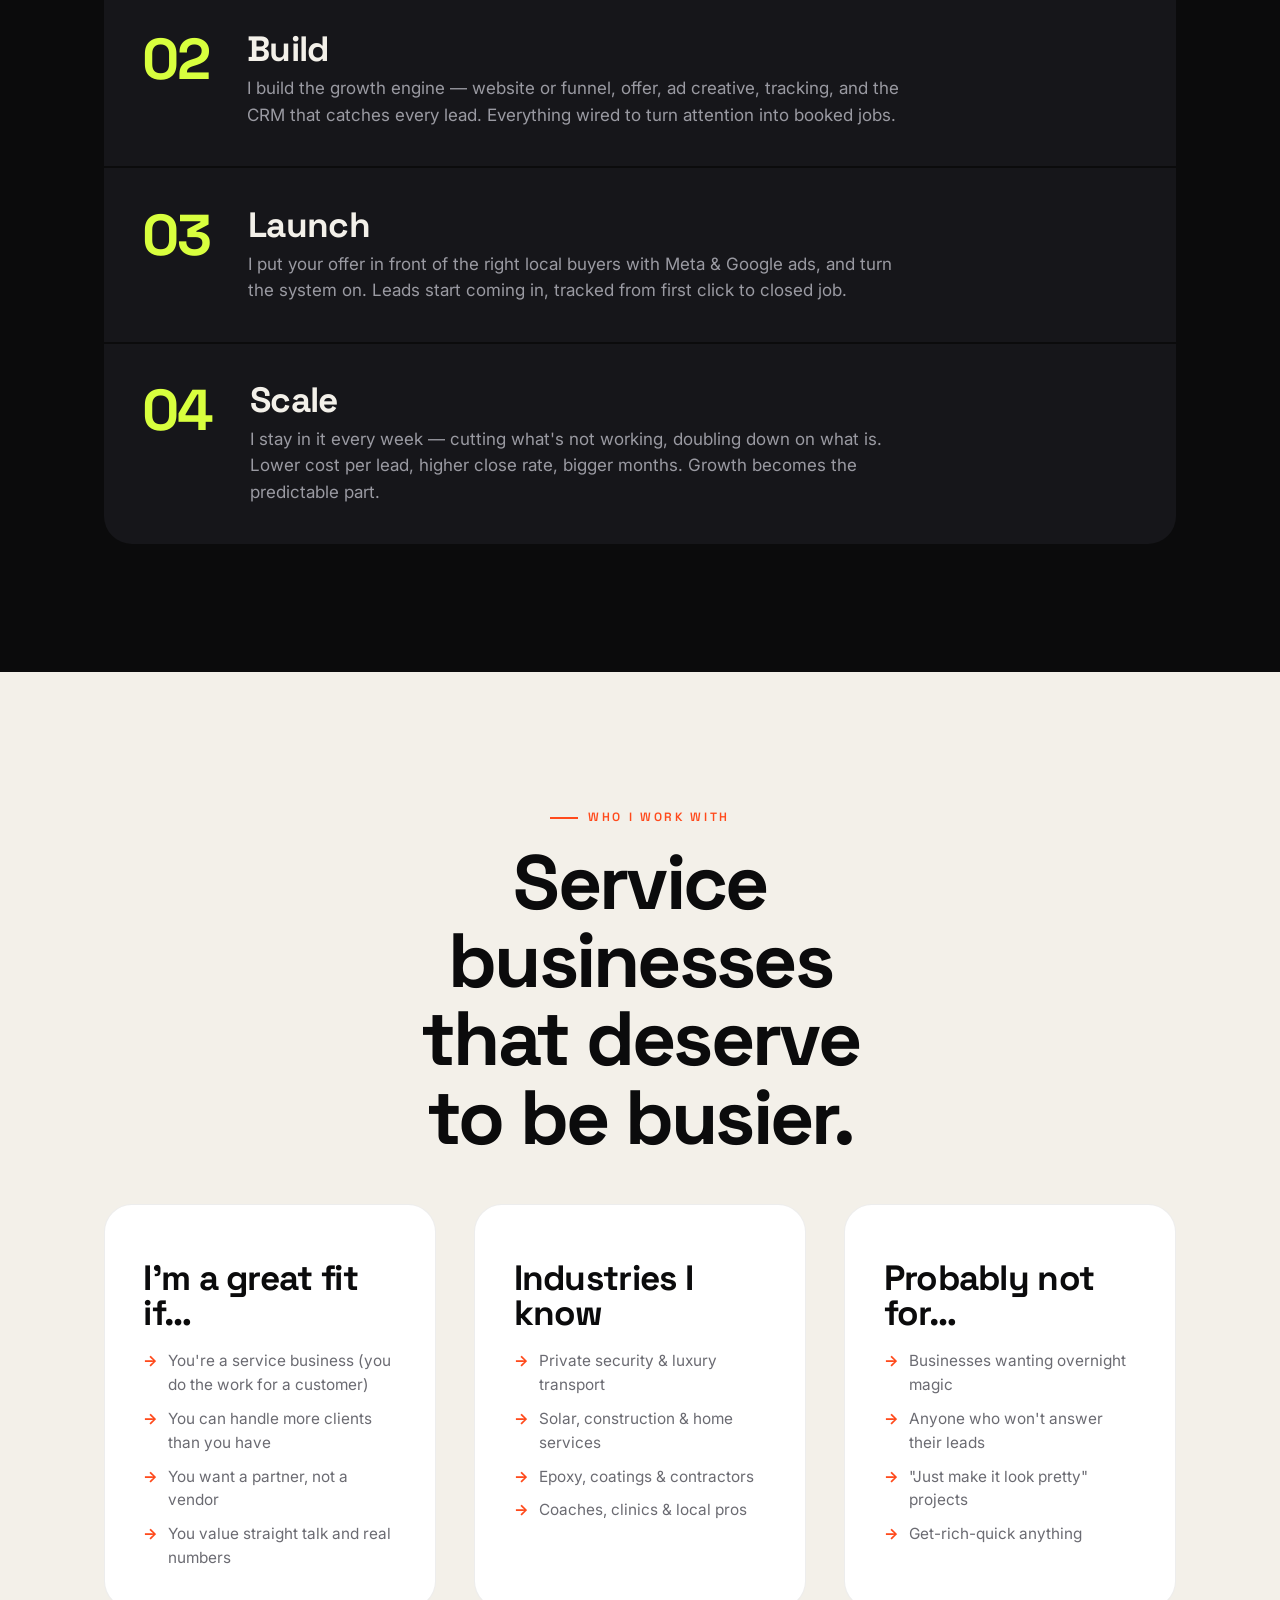
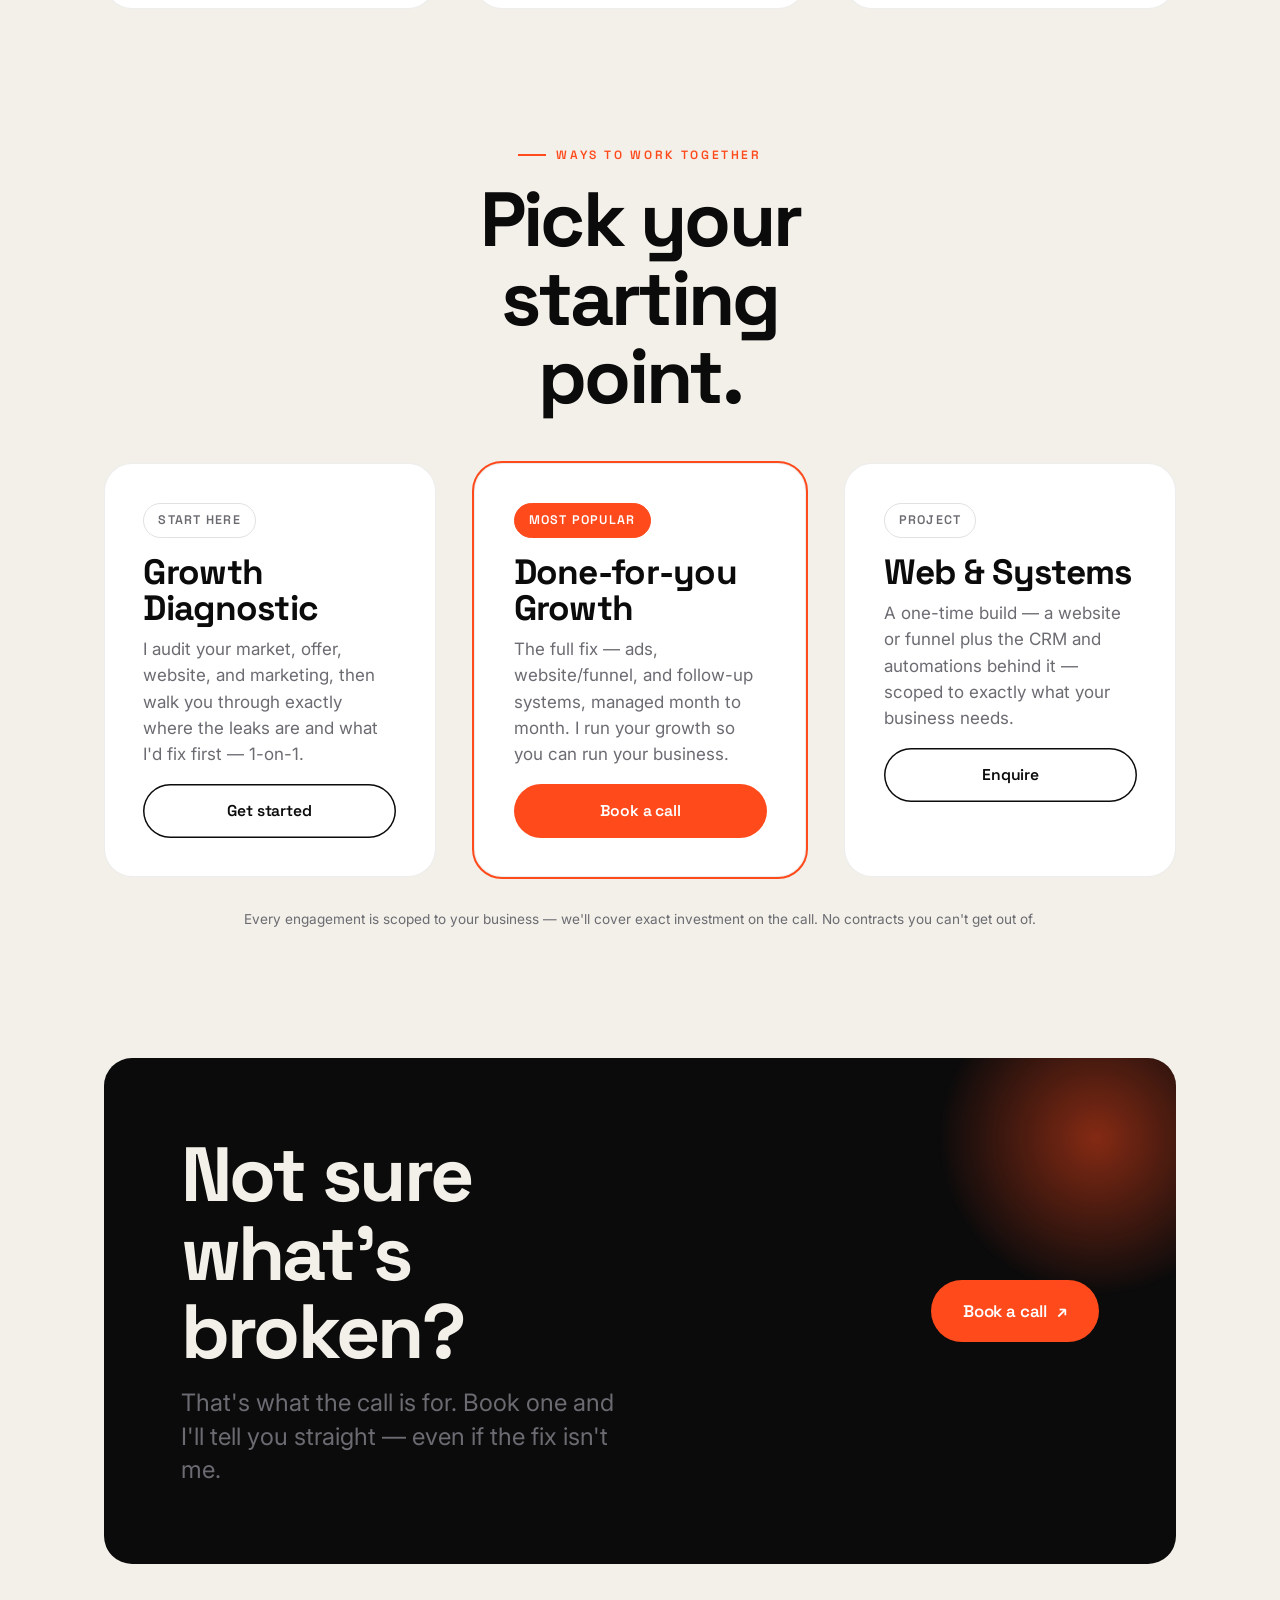
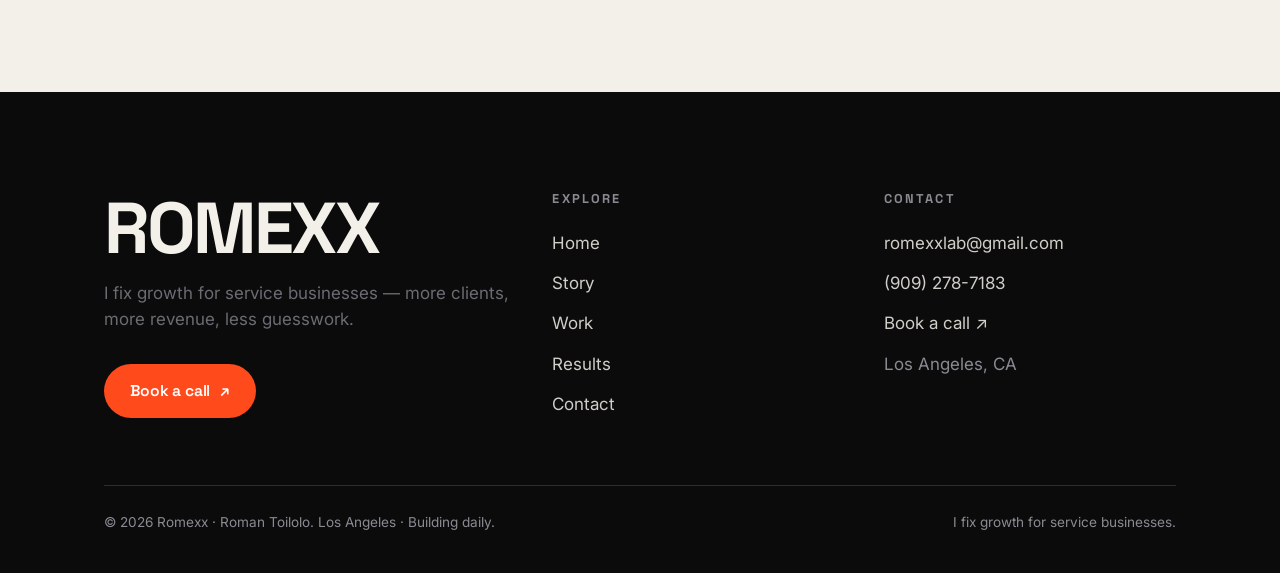
<file: work.html>
<!DOCTYPE html>
<html lang="en">
<head>
  <meta charset="UTF-8" />
  <meta name="viewport" content="width=device-width, initial-scale=1.0, viewport-fit=cover" />
  <title>What We Do — Marketing, Websites &amp; Growth Systems | Romexx</title>
  <meta name="description" content="How Romexx scales brands and companies: Meta &amp; Google ads, high-converting websites and funnels, and the CRM and follow-up systems that turn attention into revenue.">
  <link rel="icon" type="image/png" sizes="32x32" href="assets/favicon-32.png"><link rel="icon" type="image/png" sizes="512x512" href="assets/favicon-512.png"><link rel="apple-touch-icon" href="assets/apple-touch-icon.png">
  <link rel="preconnect" href="https://fonts.googleapis.com">
  <link rel="preconnect" href="https://fonts.gstatic.com" crossorigin>
  <link href="https://fonts.googleapis.com/css2?family=Space+Grotesk:wght@400;500;600;700&family=Inter:wght@400;500;600&display=swap" rel="stylesheet">
  <link rel="stylesheet" href="styles.css">
</head>
<body>
<div id="preloader"><div class="pl-x"><span class="pl-ring"></span><span class="pl-ring two"></span><img class="pl-mark" src="assets/logo-x.png" alt="Romexx"></div></div>

<!-- ===== NAV ===== -->
  <header class="nav">
    <div class="nav-inner">
      <a class="brand" href="index.html"><img class="brand-x" src="assets/logo-x.png" alt="">ROMEXX</a>
      <nav class="nav-links" aria-label="Primary">
        <a href="index.html">Home</a>
        <a href="story.html">Story</a>
        <a href="work.html" class="active">Work</a>
        <a href="results.html">Results</a>
        <a href="contact.html" class="btn nav-cta">Book a call <span class="arw">↗</span></a>
      </nav>
      <button class="nav-toggle" aria-label="Open menu" aria-expanded="false"><span></span><span></span><span></span></button>
    </div>
  </header>

  <!-- ===== HERO ===== -->
  <section class="section" style="padding-bottom:0">
    <div class="wrap">
      <span class="eyebrow reveal">What I do</span>
      <h1 class="display reveal d1" style="margin-top:16px">I fix what's<br>stopping your growth.</h1>
      <p class="lead maxw-60 reveal d2 mt-m">Not an agency. Not a "run some ads and hope" service. I find the exact bottleneck between your business and more customers — then I fix it end to end.</p>
      <div class="hero-cta reveal d3"><a href="contact.html" class="btn btn-lg">Book a call <span class="arw">↗</span></a><a href="#process" class="btn btn-ghost btn-lg">See my process</a></div>
    </div>
  </section>

  <!-- ===== SERVICE 01 ===== -->
  <section class="section">
    <div class="wrap two-col">
      <div class="reveal">
        <div class="pillar-icon" style="width:64px;height:64px;font-size:1.6rem">01</div>
        <span class="eyebrow mt-s" style="display:inline-flex">The visibility problem</span>
        <h2 class="h-xl mt-s">Get seen.</h2>
        <p class="lead muted mt-s">If the right people don't know you exist, nothing else matters. I run Meta &amp; Google ads that put your offer in front of ready-to-book local buyers — and only the ones worth paying for.</p>
      </div>
      <div class="card reveal d1">
        <h3 class="h-md">What I handle</h3>
        <ul class="card-list mt-s">
          <li>Meta (Facebook / Instagram) &amp; Google ad campaigns</li>
          <li>Offer &amp; creative built to convert, not just look good</li>
          <li>Local, buyer-intent targeting</li>
          <li>Weekly testing, optimization &amp; reporting</li>
        </ul>
        <p class="pill-tag mt-m">Fixes: "nobody knows we exist"</p>
      </div>
    </div>
  </section>

  <!-- ===== SERVICE 02 ===== -->
  <section class="section" style="padding-top:0">
    <div class="wrap two-col">
      <div class="card reveal">
        <h3 class="h-md">What I handle</h3>
        <ul class="card-list mt-s">
          <li>Websites &amp; high-converting landing pages</li>
          <li>Booking &amp; lead-capture funnels</li>
          <li>Copy that sells your offer clearly</li>
          <li>Conversion tracking so we know what works</li>
        </ul>
        <p class="pill-tag mt-m">Fixes: "we get clicks but no clients"</p>
      </div>
      <div class="reveal d1" style="order:-1">
        <div class="pillar-icon" style="width:64px;height:64px;font-size:1.6rem">02</div>
        <span class="eyebrow mt-s" style="display:inline-flex">The conversion problem</span>
        <h2 class="h-xl mt-s">Get booked.</h2>
        <p class="lead muted mt-s">Attention is worthless if it doesn't turn into booked jobs. I design and build the website and funnels that turn a click into a paying customer — the whole path from "just looking" to "when can you start."</p>
      </div>
    </div>
  </section>

  <!-- ===== SERVICE 03 ===== -->
  <section class="section" style="padding-top:0">
    <div class="wrap two-col">
      <div class="reveal">
        <div class="pillar-icon" style="width:64px;height:64px;font-size:1.6rem">03</div>
        <span class="eyebrow mt-s" style="display:inline-flex">The follow-up problem</span>
        <h2 class="h-xl mt-s">Get systems.</h2>
        <p class="lead muted mt-s">Most businesses lose more money in the follow-up than anywhere else. I set up the CRM, automations, and follow-up that make sure no lead goes cold and every dollar of attention gets worked.</p>
      </div>
      <div class="card reveal d1">
        <h3 class="h-md">What I handle</h3>
        <ul class="card-list mt-s">
          <li>CRM &amp; pipeline setup</li>
          <li>Automated text &amp; email follow-up</li>
          <li>Speed-to-lead so you reply first</li>
          <li>Simple reporting you actually understand</li>
        </ul>
        <p class="pill-tag mt-m">Fixes: "leads slip through the cracks"</p>
      </div>
    </div>
  </section>

  <!-- ===== PROCESS ===== -->
  <section class="section dark" id="process">
    <div class="wrap">
      <div class="reveal" style="max-width:42ch"><span class="eyebrow on-dark">My process</span><h2 class="h-xl mt-s">How I fix growth, step by step.</h2></div>
      <p class="muted reveal d1 mt-s" style="max-width:52ch">The same process on every business I take on. No pitch decks — just the work, run in order.</p>
      <div class="steps mt-l">
        <div class="step reveal"><div class="st-num">01</div><div><h3 class="h-md">Diagnose</h3><p class="muted maxw-60">I dig into your market, offer, website, ads, and follow-up, and find the one or two things actually costing you customers. Before a dollar moves, we know exactly what's broken.</p></div></div>
        <div class="step reveal"><div class="st-num">02</div><div><h3 class="h-md">Build</h3><p class="muted maxw-60">I build the growth engine — website or funnel, offer, ad creative, tracking, and the CRM that catches every lead. Everything wired to turn attention into booked jobs.</p></div></div>
        <div class="step reveal"><div class="st-num">03</div><div><h3 class="h-md">Launch</h3><p class="muted maxw-60">I put your offer in front of the right local buyers with Meta &amp; Google ads, and turn the system on. Leads start coming in, tracked from first click to closed job.</p></div></div>
        <div class="step reveal"><div class="st-num">04</div><div><h3 class="h-md">Scale</h3><p class="muted maxw-60">I stay in it every week — cutting what's not working, doubling down on what is. Lower cost per lead, higher close rate, bigger months. Growth becomes the predictable part.</p></div></div>
      </div>
    </div>
  </section>

  <!-- ===== WHO ===== -->
  <section class="section">
    <div class="wrap">
      <div class="reveal center" style="max-width:44ch;margin-inline:auto"><span class="eyebrow" style="justify-content:center">Who I work with</span><h2 class="h-xl mt-s">Service businesses that deserve to be busier.</h2></div>
      <div class="grid mt-l" style="grid-template-columns:repeat(3,1fr)">
        <div class="card reveal"><h3 class="h-md">I'm a great fit if…</h3><ul class="card-list mt-s"><li>You're a service business (you do the work for a customer)</li><li>You can handle more clients than you have</li><li>You want a partner, not a vendor</li><li>You value straight talk and real numbers</li></ul></div>
        <div class="card reveal d1"><h3 class="h-md">Industries I know</h3><ul class="card-list mt-s"><li>Private security &amp; luxury transport</li><li>Solar, construction &amp; home services</li><li>Epoxy, coatings &amp; contractors</li><li>Coaches, clinics &amp; local pros</li></ul></div>
        <div class="card reveal d2"><h3 class="h-md">Probably not for…</h3><ul class="card-list mt-s"><li>Businesses wanting overnight magic</li><li>Anyone who won't answer their leads</li><li>"Just make it look pretty" projects</li><li>Get-rich-quick anything</li></ul></div>
      </div>
    </div>
  </section>

  <!-- ===== ENGAGEMENTS ===== -->
  <section class="section" style="padding-top:0">
    <div class="wrap">
      <div class="reveal center" style="max-width:44ch;margin-inline:auto"><span class="eyebrow" style="justify-content:center">Ways to work together</span><h2 class="h-xl mt-s">Pick your starting point.</h2></div>
      <div class="grid mt-l" style="grid-template-columns:repeat(3,1fr)">
        <article class="card reveal">
          <span class="pill-tag">Start here</span>
          <h3 class="h-md mt-s">Growth Diagnostic</h3>
          <p class="muted">I audit your market, offer, website, and marketing, then walk you through exactly where the leaks are and what I'd fix first — 1-on-1.</p>
          <a href="contact.html" class="btn btn-ghost mt-s" style="width:100%;justify-content:center">Get started</a>
        </article>
        <article class="card reveal d1" style="outline:2px solid var(--accent)">
          <span class="pill-tag" style="background:var(--accent);color:#fff;border-color:var(--accent)">Most popular</span>
          <h3 class="h-md mt-s">Done-for-you Growth</h3>
          <p class="muted">The full fix — ads, website/funnel, and follow-up systems, managed month to month. I run your growth so you can run your business.</p>
          <a href="contact.html" class="btn mt-s" style="width:100%;justify-content:center">Book a call</a>
        </article>
        <article class="card reveal d2">
          <span class="pill-tag">Project</span>
          <h3 class="h-md mt-s">Web &amp; Systems</h3>
          <p class="muted">A one-time build — a website or funnel plus the CRM and automations behind it — scoped to exactly what your business needs.</p>
          <a href="contact.html" class="btn btn-ghost mt-s" style="width:100%;justify-content:center">Enquire</a>
        </article>
      </div>
      <p class="form-note center mt-m reveal">Every engagement is scoped to your business — we'll cover exact investment on the call. No contracts you can't get out of.</p>
    </div>
  </section>

  <!-- ===== CTA BAND ===== -->
  <section class="section" style="padding-top:0">
    <div class="wrap">
      <div class="cta-band reveal">
        <div class="two-col" style="align-items:center">
          <div><h2 class="h-xl">Not sure what's broken?</h2><p class="lead muted mt-s" style="max-width:44ch">That's what the call is for. Book one and I'll tell you straight — even if the fix isn't me.</p></div>
          <div style="justify-self:end"><a href="contact.html" class="btn btn-lg">Book a call <span class="arw">↗</span></a></div>
        </div>
      </div>
    </div>
  </section>

  <!-- ===== FOOTER ===== -->
  <footer class="footer">
    <div class="wrap">
      <div class="footer-top">
        <div class="footer-brand">
          <div class="big">ROMEXX</div>
          <p class="muted maxw-60 mt-s">I fix growth for service businesses — more clients, more revenue, less guesswork.</p>
          <a href="contact.html" class="btn mt-m">Book a call <span class="arw">↗</span></a>
        </div>
        <div class="footer-col"><h4>Explore</h4><a href="index.html">Home</a><a href="story.html">Story</a><a href="work.html">Work</a><a href="results.html">Results</a><a href="contact.html">Contact</a></div>
        <div class="footer-col"><h4>Contact</h4><a href="mailto:romexxlab@gmail.com">romexxlab@gmail.com</a><a href="tel:+19092787183">(909) 278-7183</a><a href="contact.html">Book a call ↗</a><span style="display:block;padding:7px 0;color:#8a8a92">Los Angeles, CA</span></div>
      </div>
      <div class="footer-bottom">
        <span>© <span data-year></span> Romexx · Roman Toilolo. Los Angeles · Building daily.</span>
        <span>I fix growth for service businesses.</span>
      </div>
    </div>
  </footer>

  <script src="script.js"></script>
</body>
</html>
</file>
<file: styles.css>
/* =========================================================
   ROMEXX — bold & modern personal brand site
   Design system + shared components
   Theme via CSS variables below (easy to recolor).
   ========================================================= */

:root {
  /* Palette */
  --ink: #0B0B0C;
  --ink-2: #16161A;
  --cream: #F3F0E9;
  --paper: #FFFFFF;
  --accent: #FF4A1C;      /* hot signal orange */
  --accent-ink: #2A0E05;
  --volt: #D8FF3E;        /* lime highlight for numbers */
  --muted: #6B6B72;
  --line: rgba(11,11,12,.12);
  --line-soft: rgba(11,11,12,.07);

  /* Type */
  --display: "Space Grotesk", "Inter", system-ui, sans-serif;
  --body: "Inter", system-ui, -apple-system, Segoe UI, Roboto, sans-serif;

  /* Layout */
  --wrap: 1200px;
  --gutter: clamp(20px, 5vw, 64px);
  --radius: 18px;
  --radius-lg: 28px;

  /* Motion */
  --ease: cubic-bezier(.2, .7, .2, 1);
}

/* ---------- Reset ---------- */
*, *::before, *::after { box-sizing: border-box; }
* { margin: 0; padding: 0; }
html { scroll-behavior: smooth; -webkit-text-size-adjust: 100%; color-scheme: light; }
body {
  font-family: var(--body);
  background: var(--cream);
  color: var(--ink);
  line-height: 1.55;
  font-size: 17px;
  -webkit-font-smoothing: antialiased;
  text-rendering: optimizeLegibility;
  overflow-x: hidden;
}
img { max-width: 100%; display: block; }
a { color: inherit; text-decoration: none; }
button { font: inherit; cursor: pointer; border: none; background: none; color: inherit; }
ul { list-style: none; }
::selection { background: var(--accent); color: #fff; }

/* ---------- Typography ---------- */
h1, h2, h3, h4 { font-family: var(--display); font-weight: 700; line-height: 1.02; letter-spacing: -0.02em; }
.eyebrow {
  font-family: var(--display);
  font-size: 12px; font-weight: 600;
  letter-spacing: .22em; text-transform: uppercase;
  color: var(--accent);
  display: inline-flex; align-items: center; gap: 10px;
}
.eyebrow::before { content: ""; width: 28px; height: 2px; background: var(--accent); display: inline-block; }
.eyebrow.on-dark { color: var(--volt); }
.eyebrow.on-dark::before { background: var(--volt); }

.display {
  font-size: clamp(3.2rem, 11vw, 9.5rem);
  line-height: .92;
  letter-spacing: -0.045em;
}
.h-xl { font-size: clamp(2.4rem, 6vw, 5rem); letter-spacing: -0.035em; }
.h-lg { font-size: clamp(2rem, 4.4vw, 3.4rem); }
.h-md { font-size: clamp(1.5rem, 3vw, 2.2rem); }
.lead { font-size: clamp(1.1rem, 2vw, 1.5rem); line-height: 1.4; color: var(--ink); }
.muted { color: var(--muted); }
.accent-text { color: var(--accent); }
mark { background: linear-gradient(180deg, transparent 55%, var(--volt) 55%); color: inherit; padding: 0 .05em; }
/* Hero highlight — orange words on a soft neon block that covers the FULL word height */
.hero-v .lead mark {
  background: rgba(216,255,62,.92);
  color: var(--accent);
  font-weight: 700;
  padding: .12em .3em .18em;
  border-radius: .16em;
  box-decoration-break: clone;
  -webkit-box-decoration-break: clone;
}

/* ---------- Layout helpers ---------- */
.wrap { max-width: var(--wrap); margin-inline: auto; padding-inline: var(--gutter); }
.section { padding-block: clamp(64px, 10vw, 140px); }
.section-sm { padding-block: clamp(48px, 7vw, 90px); }
.center { text-align: center; }
.stack > * + * { margin-top: 1.2rem; }
.grid { display: grid; gap: clamp(20px, 3vw, 40px); }
.divider { height: 1px; background: var(--line); border: 0; }

/* Dark section */
.dark { background: var(--ink); color: var(--cream); }
.dark .muted { color: #9a9aa2; }
.dark .divider { background: rgba(255,255,255,.14); }
.dark a.link-underline { color: var(--cream); }

/* ---------- Buttons ---------- */
.btn {
  display: inline-flex; align-items: center; gap: .6em;
  font-family: var(--display); font-weight: 600; font-size: .98rem;
  letter-spacing: -0.01em;
  padding: 15px 26px; border-radius: 100px;
  background: var(--accent); color: #fff;
  transition: transform .25s var(--ease), box-shadow .25s var(--ease), background .25s;
  will-change: transform;
}
.btn:hover { transform: translateY(-2px); box-shadow: 0 12px 30px rgba(255,74,28,.35); }
.btn .arw { transition: transform .25s var(--ease); }
.btn:hover .arw { transform: translate(3px,-3px); }
.btn-dark { background: var(--ink); color: #fff; }
.btn-dark:hover { box-shadow: 0 12px 30px rgba(11,11,12,.3); }
.btn-ghost {
  background: transparent; color: var(--ink);
  box-shadow: inset 0 0 0 1.5px var(--ink);
}
.btn-ghost:hover { background: var(--ink); color: var(--cream); box-shadow: none; }
.dark .btn-ghost { color: var(--cream); box-shadow: inset 0 0 0 1.5px rgba(255,255,255,.5); }
.dark .btn-ghost:hover { background: var(--cream); color: var(--ink); box-shadow: none; }
.btn-lg { padding: 18px 32px; font-size: 1.05rem; }

.link-underline {
  display: inline-flex; align-items: center; gap: .4em;
  font-family: var(--display); font-weight: 600;
  border-bottom: 2px solid var(--accent); padding-bottom: 3px;
  transition: gap .25s var(--ease), color .2s;
}
.link-underline:hover { gap: .8em; color: var(--accent); }

/* ---------- Navigation ---------- */
.nav {
  position: sticky; top: 0; z-index: 100;
  background: color-mix(in srgb, var(--cream) 78%, transparent);
  backdrop-filter: blur(14px) saturate(1.2);
  -webkit-backdrop-filter: blur(14px) saturate(1.2);
  border-bottom: 1px solid transparent;
  transition: border-color .3s, background .3s;
}
.nav.scrolled { border-color: var(--line); }
.nav-inner {
  max-width: var(--wrap); margin-inline: auto;
  padding: 16px var(--gutter);
  display: flex; align-items: center; justify-content: space-between;
}
.brand { font-family: var(--display); font-weight: 700; font-size: 1.25rem; letter-spacing: -0.03em; display: flex; align-items: center; gap: 9px; }
.brand .dot { width: 10px; height: 10px; border-radius: 50%; background: var(--accent); display: inline-block; }
.nav-links { display: flex; align-items: center; gap: 6px; }
.nav-links a {
  font-family: var(--display); font-weight: 500; font-size: .95rem;
  padding: 9px 14px; border-radius: 100px; color: var(--ink);
  transition: background .2s, color .2s;
}
.nav-links a:hover { background: rgba(11,11,12,.06); }
.nav-links a.active { color: var(--accent); }
.nav-links a.btn.active, .nav-links a.nav-cta.active { color: #fff; }
.nav-cta { margin-left: 8px; }
.nav-toggle { display: none; width: 44px; height: 44px; border-radius: 12px; position: relative; }
.nav-toggle span { position: absolute; left: 11px; right: 11px; height: 2px; background: var(--ink); transition: transform .3s var(--ease), opacity .2s; }
.nav-toggle span:nth-child(1) { top: 16px; }
.nav-toggle span:nth-child(2) { top: 22px; }
.nav-toggle span:nth-child(3) { top: 28px; }
.nav-toggle.open span:nth-child(1) { transform: translateY(6px) rotate(45deg); }
.nav-toggle.open span:nth-child(2) { opacity: 0; }
.nav-toggle.open span:nth-child(3) { transform: translateY(-6px) rotate(-45deg); }

@media (max-width: 860px) {
  .nav-toggle { display: block; position: relative; z-index: 6; }
  /* Menu drops DOWN from under the header bar — header (and X) stay visible on top */
  .nav-links {
    position: absolute; top: 100%; left: 0; right: 0; z-index: 4;
    flex-direction: column; align-items: stretch; justify-content: flex-start; gap: 2px;
    background: var(--ink); color: var(--cream);
    padding: 12px 20px calc(20px + env(safe-area-inset-bottom));
    max-height: 72vh; overflow-y: auto; -webkit-overflow-scrolling: touch; overscroll-behavior: contain;
    border-top: 1px solid rgba(255,255,255,.10);
    box-shadow: 0 30px 60px rgba(0,0,0,.45);
    transform: translateY(-10px); opacity: 0; visibility: hidden;
    transition: transform .3s var(--ease), opacity .3s var(--ease), visibility .3s;
  }
  .nav-links.open { transform: none; opacity: 1; visibility: visible; }
  .nav-links a { color: var(--cream); font-size: 1.12rem; font-weight: 600; padding: 14px 10px; border-radius: 12px; }
  .nav-links a:hover { background: rgba(255,255,255,.08); }
  .nav-links .btn { margin-top: 14px; justify-content: center; }
  .nav-cta { margin-left: 0; }
  /* tap-anywhere-to-close backdrop — sits BELOW the header so the X stays tappable */
  .nav-scrim { position: fixed; inset: 0; z-index: 90; background: rgba(11,11,12,.45); opacity: 0; pointer-events: none; transition: opacity .3s var(--ease); }
  .nav-scrim.on { opacity: 1; pointer-events: auto; }
}
@media (min-width: 861px) { .nav-scrim { display: none; } }

/* ---------- Hero ---------- */
.hero { position: relative; padding-block: clamp(40px, 7vw, 90px) clamp(50px, 8vw, 110px); overflow: hidden; }
.hero-grid { display: grid; grid-template-columns: 1.15fr .85fr; gap: clamp(24px, 4vw, 60px); align-items: center; }
.hero h1 { margin: 18px 0 20px; }
.hero-name { display: block; }
.hero-sub { max-width: 30ch; }
.hero-cta { display: flex; flex-wrap: wrap; gap: 14px; margin-top: 30px; }
.hero-photo {
  position: relative; border-radius: var(--radius-lg); overflow: hidden;
  aspect-ratio: 4/5; background: var(--ink-2);
  box-shadow: 0 30px 70px rgba(11,11,12,.22);
}
.hero-photo img { width: 100%; height: 100%; object-fit: cover; }
.hero-badge {
  position: absolute; left: 18px; bottom: 18px;
  background: var(--paper); color: var(--ink);
  border-radius: 100px; padding: 10px 18px;
  font-family: var(--display); font-weight: 600; font-size: .85rem;
  display: flex; align-items: center; gap: 8px;
  box-shadow: 0 10px 30px rgba(0,0,0,.15);
}
.hero-badge .pulse { width: 9px; height: 9px; border-radius: 50%; background: #22c55e; box-shadow: 0 0 0 0 rgba(34,197,94,.5); animation: pulse 2s infinite; }
@keyframes pulse { 0%{box-shadow:0 0 0 0 rgba(34,197,94,.5)} 70%{box-shadow:0 0 0 10px rgba(34,197,94,0)} 100%{box-shadow:0 0 0 0 rgba(34,197,94,0)} }
@media (max-width: 860px) {
  .hero-grid { grid-template-columns: 1fr; }
  .hero-photo { order: -1; aspect-ratio: 3/4; max-height: 60vh; margin-inline: auto; width: 100%; }
}

/* Scroll cue */
.scroll-cue { display: inline-flex; align-items: center; gap: 10px; margin-top: 40px; font-family: var(--display); font-size: .8rem; letter-spacing: .18em; text-transform: uppercase; color: var(--muted); }
.scroll-cue .bar { width: 46px; height: 2px; background: var(--muted); position: relative; overflow: hidden; }
.scroll-cue .bar::after { content:""; position: absolute; inset: 0; width: 40%; background: var(--accent); animation: slide 1.8s var(--ease) infinite; }
@keyframes slide { 0%{transform:translateX(-100%)} 100%{transform:translateX(320%)} }

/* ---------- Stats / counters ---------- */
.stats-row { display: grid; grid-template-columns: repeat(4, 1fr); gap: clamp(16px,2.4vw,32px); }
.stat .num { font-family: var(--display); font-weight: 700; font-size: clamp(2.4rem, 5vw, 4.2rem); line-height: 1; letter-spacing: -0.04em; }
.stat .num .unit { color: var(--accent); }
.dark .stat .num .unit { color: var(--volt); }
.stat .label { margin-top: 10px; font-size: .92rem; color: var(--muted); max-width: 22ch; }
@media (max-width: 720px){ .stats-row { grid-template-columns: repeat(2,1fr); row-gap: 34px; } }

/* ---------- Marquee ---------- */
.marquee { overflow: hidden; border-block: 1px solid var(--line); padding-block: 20px; -webkit-mask-image: linear-gradient(90deg, transparent, #000 8%, #000 92%, transparent); mask-image: linear-gradient(90deg, transparent, #000 8%, #000 92%, transparent); }
.marquee.dark-m { border-color: rgba(255,255,255,.14); }
.marquee-track { display: flex; gap: 46px; width: max-content; animation: marquee 32s linear infinite; }
.marquee:hover .marquee-track { animation-play-state: paused; }
.marquee-track span { font-family: var(--display); font-weight: 600; font-size: clamp(1.1rem,2.4vw,1.7rem); display: inline-flex; align-items: center; gap: 46px; white-space: nowrap; color: var(--muted); }
.marquee-track span::after { content: "•"; color: var(--accent); }
@keyframes marquee { to { transform: translateX(-50%); } }

/* ---------- Cards ---------- */
.card {
  background: var(--paper); border: 1px solid var(--line-soft);
  border-radius: var(--radius-lg); padding: clamp(24px, 3vw, 40px);
  transition: transform .35s var(--ease), box-shadow .35s var(--ease), border-color .3s;
  position: relative; overflow: hidden;
}
.card:hover { transform: translateY(-6px); box-shadow: 0 24px 50px rgba(11,11,12,.12); border-color: transparent; }
.card .idx { font-family: var(--display); font-weight: 700; font-size: 1rem; color: var(--accent); }
.card h3 { margin: 16px 0 10px; }
.card .card-list { margin-top: 18px; display: grid; gap: 10px; }
.card .card-list li { display: flex; gap: 10px; font-size: .96rem; color: var(--muted); }
.card .card-list li::before { content: "→"; color: var(--accent); font-weight: 700; }

.pillar { display: grid; gap: 18px; }
.pillar .tag { font-family: var(--display); font-size: .78rem; letter-spacing: .12em; text-transform: uppercase; color: var(--muted); }
.pillar-icon { width: 54px; height: 54px; border-radius: 16px; background: var(--ink); color: var(--volt); display: grid; place-items: center; font-family: var(--display); font-weight: 700; font-size: 1.4rem; }

/* Case study card */
.case { display: grid; gap: 16px; }
.case-top { display: flex; align-items: center; justify-content: space-between; gap: 12px; }
.case .badge-cat { font-family: var(--display); font-size: .72rem; letter-spacing: .14em; text-transform: uppercase; padding: 6px 12px; border-radius: 100px; background: rgba(255,74,28,.1); color: var(--accent); }
.case .roas { font-family: var(--display); font-weight: 700; font-size: clamp(1.8rem,4vw,2.8rem); letter-spacing: -0.03em; }
.case-metrics { display: flex; gap: 26px; padding-top: 18px; border-top: 1px solid var(--line-soft); }
.case-metrics .m .k { font-family: var(--display); font-weight: 700; font-size: 1.5rem; }
.case-metrics .m .l { font-size: .8rem; color: var(--muted); text-transform: uppercase; letter-spacing: .08em; }

/* ---------- Quote / testimonial ---------- */
.quote { font-family: var(--display); font-weight: 500; font-size: clamp(1.6rem, 4vw, 3rem); line-height: 1.12; letter-spacing: -0.03em; }
.quote .mk { color: var(--accent); }
.testi-card { background: var(--paper); border-radius: var(--radius-lg); padding: clamp(24px,3vw,38px); border: 1px solid var(--line-soft); display: grid; gap: 22px; }
.testi-card p { font-size: 1.08rem; line-height: 1.5; }
.testi-who { display: flex; align-items: center; gap: 14px; }
.testi-who .av { width: 52px; height: 52px; border-radius: 50%; overflow: hidden; background: var(--ink-2); flex: none; }
.testi-who .nm { font-family: var(--display); font-weight: 600; }
.testi-who .rl { font-size: .85rem; color: var(--muted); }
.stars { color: var(--accent); letter-spacing: 2px; }

/* ---------- Before / After slider ---------- */
.ba {
  position: relative; border-radius: var(--radius-lg); overflow: hidden; user-select: none;
  background: var(--ink); color: #fff; aspect-ratio: 16/9; min-height: 320px;
}
.ba-side { position: absolute; inset: 0; display: grid; place-content: center; text-align: center; padding: 30px; gap: 8px; }
.ba-after { background: var(--ink); }
.ba-before { background: #2b0f07; clip-path: inset(0 var(--split, 50%) 0 0); }
.ba-side .tag { font-family: var(--display); font-size: .8rem; letter-spacing: .18em; text-transform: uppercase; opacity: .8; }
.ba-metrics { display: grid; gap: 4px; }
.ba-metrics .big { font-family: var(--display); font-weight: 700; font-size: clamp(1.6rem,4vw,2.6rem); }
.ba-before .big { color: #ff9a80; }
.ba-after .big { color: var(--volt); }
.ba-handle { position: absolute; top: 0; bottom: 0; left: var(--split, 50%); width: 2px; background: #fff; z-index: 3; }
.ba-handle::after { content: "⇆"; position: absolute; top: 50%; left: 50%; transform: translate(-50%,-50%); width: 46px; height: 46px; background: #fff; color: var(--ink); border-radius: 50%; display: grid; place-items: center; font-size: 1.1rem; box-shadow: 0 6px 20px rgba(0,0,0,.3); }
.ba input[type=range] { position: absolute; inset: 0; width: 100%; height: 100%; opacity: 0; cursor: ew-resize; z-index: 4; margin: 0; }

/* ---------- Receipts gallery ---------- */
.receipts { display: grid; grid-template-columns: repeat(3, 1fr); gap: 16px; }
.receipt { border-radius: 16px; overflow: hidden; border: 1px solid var(--line-soft); background: var(--paper); aspect-ratio: 4/3; position: relative; transition: transform .3s var(--ease); }
.receipt:hover { transform: scale(1.02); }
.receipt img { width: 100%; height: 100%; object-fit: cover; }
.receipt .cap { position: absolute; left: 10px; bottom: 10px; background: rgba(11,11,12,.85); color: #fff; font-size: .72rem; padding: 5px 10px; border-radius: 100px; font-family: var(--display); }
@media (max-width: 720px){ .receipts { grid-template-columns: repeat(2,1fr); } }

/* ---------- Process steps ---------- */
.steps { display: grid; gap: 2px; border-radius: var(--radius-lg); overflow: hidden; }
.step { background: var(--paper); padding: clamp(24px,3vw,40px); display: grid; grid-template-columns: auto 1fr; gap: clamp(18px,3vw,44px); align-items: start; transition: background .3s; }
.step:hover { background: #fff; }
.dark .step { background: var(--ink-2); }
.step .st-num { font-family: var(--display); font-weight: 700; font-size: clamp(2.2rem,5vw,3.6rem); color: var(--accent); line-height: 1; letter-spacing: -0.04em; }
.dark .step .st-num { color: var(--volt); }
.step h3 { margin-bottom: 8px; }
@media (max-width: 620px){ .step { grid-template-columns: 1fr; gap: 10px; } }

/* ---------- FAQ ---------- */
.faq-item { border-bottom: 1px solid var(--line); }
.faq-q { width: 100%; text-align: left; display: flex; align-items: center; justify-content: space-between; gap: 20px; padding: 26px 0; font-family: var(--display); font-weight: 600; font-size: clamp(1.05rem, 2vw, 1.35rem); }
.faq-q .ic { flex: none; width: 34px; height: 34px; border-radius: 50%; border: 1.5px solid var(--line); display: grid; place-items: center; position: relative; transition: background .3s, border-color .3s, color .3s; }
.faq-q .ic::before, .faq-q .ic::after { content: ""; position: absolute; background: currentColor; }
.faq-q .ic::before { width: 13px; height: 2px; }
.faq-q .ic::after { width: 2px; height: 13px; transition: transform .3s var(--ease); }
.faq-item.open .faq-q .ic { background: var(--accent); border-color: var(--accent); color: #fff; }
.faq-item.open .faq-q .ic::after { transform: rotate(90deg); opacity: 0; }
.faq-a { overflow: hidden; max-height: 0; transition: max-height .4s var(--ease); }
.faq-a p { padding: 0 0 26px; color: var(--muted); max-width: 62ch; }

/* ---------- CTA band ---------- */
.cta-band { background: var(--ink); color: var(--cream); border-radius: var(--radius-lg); padding: clamp(40px, 6vw, 84px); position: relative; overflow: hidden; }
.cta-band::after { content: ""; position: absolute; right: -80px; top: -80px; width: 320px; height: 320px; background: radial-gradient(circle, var(--accent), transparent 70%); opacity: .5; }
.cta-band h2 { position: relative; }

/* ---------- Forms ---------- */
.form { display: grid; gap: 18px; min-width: 0; }
.form .row { display: grid; grid-template-columns: 1fr 1fr; gap: 18px; min-width: 0; }
.field { display: grid; gap: 8px; min-width: 0; }
.two-col > * { min-width: 0; }
.field label { font-family: var(--display); font-size: .82rem; font-weight: 600; letter-spacing: .04em; }
.field .req { color: var(--accent); }
.field input, .field select, .field textarea {
  font: inherit; width: 100%; min-width: 0; max-width: 100%; padding: 14px 16px; border-radius: 14px;
  border: 1.5px solid var(--line); background: var(--paper); color: var(--ink);
  transition: border-color .2s, box-shadow .2s;
}
.field input:focus, .field select:focus, .field textarea:focus { outline: none; border-color: var(--accent); box-shadow: 0 0 0 4px rgba(255,74,28,.12); }
.field textarea { resize: vertical; min-height: 120px; }
.field select { color-scheme: light; cursor: pointer; }
.field select option { background: #ffffff; color: #0b0b0c; }

/* ---------- Custom dropdown (replaces native select) ---------- */
.select { position: relative; min-width: 0; }
.select-btn { width: 100%; display: flex; align-items: center; justify-content: space-between; gap: 10px; font: inherit; text-align: left; padding: 14px 16px; border-radius: 14px; border: 1.5px solid var(--line); background: var(--paper); color: var(--ink); cursor: pointer; transition: border-color .2s, box-shadow .2s; }
.select-btn:focus-visible { outline: none; border-color: var(--accent); box-shadow: 0 0 0 4px rgba(255,74,28,.12); }
.select.open .select-btn { border-color: var(--accent); box-shadow: 0 0 0 4px rgba(255,74,28,.12); }
.select-val { color: var(--ink); overflow: hidden; text-overflow: ellipsis; white-space: nowrap; }
.select-val.placeholder { color: var(--muted); }
.select-arw { width: 18px; height: 18px; flex: none; color: var(--muted); transition: transform .2s var(--ease); }
.select.open .select-arw { transform: rotate(180deg); }
.select-menu { position: absolute; top: calc(100% + 8px); left: 0; right: 0; z-index: 40; margin: 0; padding: 6px; list-style: none; background: var(--paper); border: 1.5px solid var(--line); border-radius: 14px; box-shadow: 0 20px 50px rgba(11,11,12,.18); max-height: 258px; overflow-y: auto; display: none; }
.select.open .select-menu { display: block; }
.select.up .select-menu { top: auto; bottom: calc(100% + 8px); }
.select-menu li { padding: 12px; border-radius: 9px; font-size: 1rem; color: var(--ink); cursor: pointer; transition: background .15s; }
.select-menu li:hover { background: rgba(11,11,12,.06); }
.select-menu li[aria-selected="true"] { color: var(--accent); font-weight: 600; }
.form-note { font-size: .85rem; color: var(--muted); }
@media (max-width: 620px){ .form .row { grid-template-columns: 1fr; } }

/* ---------- Checklist ---------- */
.checklist { display: grid; gap: 14px; }
.checklist li { display: flex; gap: 14px; align-items: flex-start; font-size: 1.02rem; }
.checklist li .ck { flex: none; width: 26px; height: 26px; border-radius: 50%; background: var(--accent); color: #fff; display: grid; place-items: center; font-size: .8rem; margin-top: 2px; }
.dark .checklist li .ck { background: var(--volt); color: var(--ink); }

/* ---------- Timeline (Story) ---------- */
.timeline { display: grid; gap: 0; }
.tl-item { display: grid; grid-template-columns: 140px 1fr; gap: clamp(18px,3vw,40px); padding: clamp(24px,3vw,40px) 0; border-top: 1px solid var(--line); }
.tl-item .yr { font-family: var(--display); font-weight: 700; font-size: clamp(1.4rem,3vw,2rem); color: var(--accent); letter-spacing: -0.03em; }
.tl-item h3 { margin-bottom: 8px; }
@media (max-width: 620px){ .tl-item { grid-template-columns: 1fr; gap: 6px; } }

/* ---------- Placeholder styling ---------- */
.ph {
  outline: 1.5px dashed rgba(255,74,28,.55); outline-offset: -1.5px;
  background:
    repeating-linear-gradient(45deg, rgba(255,74,28,.05) 0 12px, transparent 12px 24px);
  border-radius: 8px;
}
.ph-note { font-size: .72rem; color: var(--accent); font-family: var(--display); font-weight: 600; letter-spacing: .04em; text-transform: uppercase; display: inline-block; }

/* ---------- Footer ---------- */
.footer { background: var(--ink); color: var(--cream); padding-block: clamp(56px, 8vw, 100px) 40px; }
.footer-top { display: grid; grid-template-columns: 1.4fr 1fr 1fr; gap: 40px; }
.footer-brand .big { font-family: var(--display); font-weight: 700; font-size: clamp(2.4rem,7vw,4.5rem); letter-spacing: -0.04em; line-height: 1; }
.footer h4 { font-family: var(--display); font-size: .8rem; letter-spacing: .16em; text-transform: uppercase; color: #8a8a92; margin-bottom: 18px; }
.footer-col a { display: block; padding: 7px 0; color: var(--cream); opacity: .85; transition: opacity .2s, transform .2s; }
.footer-col a:hover { opacity: 1; transform: translateX(4px); color: var(--volt); }
.footer-bottom { display: flex; flex-wrap: wrap; gap: 16px; justify-content: space-between; align-items: center; margin-top: 60px; padding-top: 26px; border-top: 1px solid rgba(255,255,255,.14); font-size: .85rem; color: #8a8a92; }
.footer-social { display: flex; gap: 10px; }
.footer-social a { width: 42px; height: 42px; border-radius: 50%; border: 1px solid rgba(255,255,255,.2); display: grid; place-items: center; transition: background .25s, color .25s, border-color .25s, transform .25s; }
.footer-social a:hover { background: var(--volt); color: var(--ink); border-color: var(--volt); transform: translateY(-3px); }
@media (max-width: 780px){ .footer-top { grid-template-columns: 1fr 1fr; } .footer-brand { grid-column: 1 / -1; } }

/* ---------- Reveal on scroll ---------- */
.reveal { opacity: 0; transform: translateY(28px); transition: opacity .7s var(--ease), transform .7s var(--ease); }
.reveal.in { opacity: 1; transform: none; }
.reveal.d1 { transition-delay: .08s; }
.reveal.d2 { transition-delay: .16s; }
.reveal.d3 { transition-delay: .24s; }
@media (prefers-reduced-motion: reduce) {
  * { animation: none !important; transition: none !important; scroll-behavior: auto !important; }
  .reveal { opacity: 1; transform: none; }
}

/* ---------- Video hero (company front cover) ---------- */
.hero-v{position:relative;overflow:hidden;color:var(--cream);min-height:min(86vh,740px);display:flex;align-items:center;background:radial-gradient(1100px 560px at 72% -12%, rgba(255,74,28,.5), transparent 58%), linear-gradient(180deg,#0B0B0C,#17171B)}
.hero-v>video{position:absolute;inset:0;width:100%;height:100%;object-fit:cover;opacity:.42;z-index:0}
.hero-v>.veil{position:absolute;inset:0;background:linear-gradient(180deg,rgba(11,11,12,.5),rgba(11,11,12,.82));z-index:1}
.hero-v .wrap{position:relative;z-index:2;width:100%}
.hero-v .display{color:#fff}
.hero-v .lead{color:#fff}
.hero-v .muted{color:#e9e9ee}
.hero-v .btn-ghost{color:#fff;box-shadow:inset 0 0 0 1.6px rgba(255,255,255,.6)}
.hero-v .btn-ghost:hover{background:#fff;color:var(--ink);box-shadow:none}
.partner-cards{display:grid;grid-template-columns:repeat(3,1fr);gap:clamp(16px,2.4vw,28px)}
@media(max-width:820px){.partner-cards{grid-template-columns:1fr}}
/* stack the inline 3-col & 2-col grids on phones */
@media(max-width:760px){.grid[style*="repeat(3,1fr)"],.grid[style*="repeat(2,1fr)"]{grid-template-columns:1fr !important}}

/* ---- Nav logo badge ---- */
.brand-x{width:30px;height:30px;border-radius:8px;display:block;flex:none}

/* ---- Loading screen (preloader) ---- */
#preloader{position:fixed;inset:0;z-index:9999;background:#0B0B0C;display:grid;place-items:center;transition:opacity .55s ease,visibility .55s}
#preloader.done{opacity:0;visibility:hidden;pointer-events:none}
.pl-x{position:relative;width:170px;height:170px;display:grid;place-items:center}
.pl-x .pl-mark{width:100px;height:100px;border-radius:18px;animation:plpulse 1.7s ease-in-out infinite}
.pl-x .pl-ring{position:absolute;inset:0;border-radius:50%;border:3px solid rgba(255,255,255,.08);border-top-color:var(--accent);border-right-color:#ff7a2c;animation:plspin 1s linear infinite}
.pl-x .pl-ring.two{inset:16px;border:2px solid transparent;border-bottom-color:var(--volt);animation:plspin 1.5s linear infinite reverse;opacity:.7}
@keyframes plspin{to{transform:rotate(360deg)}}
@keyframes plpulse{0%,100%{transform:scale(.85);opacity:.9}50%{transform:scale(1.05);opacity:1}}
@media(prefers-reduced-motion:reduce){.pl-mark,.pl-ring{animation:none!important}#preloader{transition:none}}
/* animated growth-chart hero background */
.hero-chart{position:absolute;inset:0;z-index:0;opacity:.5;overflow:hidden}
.hero-chart svg{width:100%;height:100%;display:block}
.hc-grid line{stroke:rgba(255,255,255,.07);stroke-width:1}
.hc-bar{transform-box:fill-box;transform-origin:50% 100%;animation:hcGrow 3.6s cubic-bezier(.2,.7,.2,1) infinite}
@keyframes hcGrow{0%{transform:scaleY(.12)}50%{transform:scaleY(1)}100%{transform:scaleY(.12)}}
.hc-line{fill:none;stroke:var(--volt);stroke-width:5;stroke-linecap:round;stroke-linejoin:round;stroke-dasharray:1700;stroke-dashoffset:1700;filter:drop-shadow(0 0 6px rgba(216,255,62,.5));animation:hcDraw 5s cubic-bezier(.2,.7,.2,1) infinite}
@keyframes hcDraw{0%{stroke-dashoffset:1700}60%{stroke-dashoffset:0}100%{stroke-dashoffset:0}}
.hc-arrow{fill:var(--volt)}
.hc-dot{fill:var(--volt);transform-box:fill-box;transform-origin:center;animation:hcPulse 2.2s ease-in-out infinite}
@keyframes hcPulse{0%,100%{transform:scale(.7);opacity:.6}50%{transform:scale(1.3);opacity:1}}
@media(prefers-reduced-motion:reduce){.hc-bar{transform:scaleY(1);animation:none}.hc-line{stroke-dashoffset:0;animation:none}.hc-dot{animation:none}}

/* ---------- Draft notice bar (delete before publishing) ---------- */
.draft-bar {
  background: var(--ink); color: var(--volt);
  font-family: var(--display); font-size: .8rem; font-weight: 500;
  text-align: center; padding: 9px 16px; letter-spacing: .01em;
}
.draft-bar b { color: #fff; }

/* ---------- Utility ---------- */
.two-col { display: grid; grid-template-columns: 1fr 1fr; gap: clamp(24px,4vw,64px); align-items: center; }
.two-col.narrow-left { grid-template-columns: .8fr 1.2fr; }
@media (max-width: 820px){ .two-col, .two-col.narrow-left { grid-template-columns: 1fr; } }
.pill-tag { display: inline-block; font-family: var(--display); font-size: .78rem; font-weight: 600; letter-spacing: .1em; text-transform: uppercase; padding: 7px 14px; border-radius: 100px; border: 1px solid var(--line); color: var(--muted); }
.maxw-60 { max-width: 60ch; }
.mt-s { margin-top: 1rem; } .mt-m { margin-top: 2rem; } .mt-l { margin-top: 3rem; }
</file>
